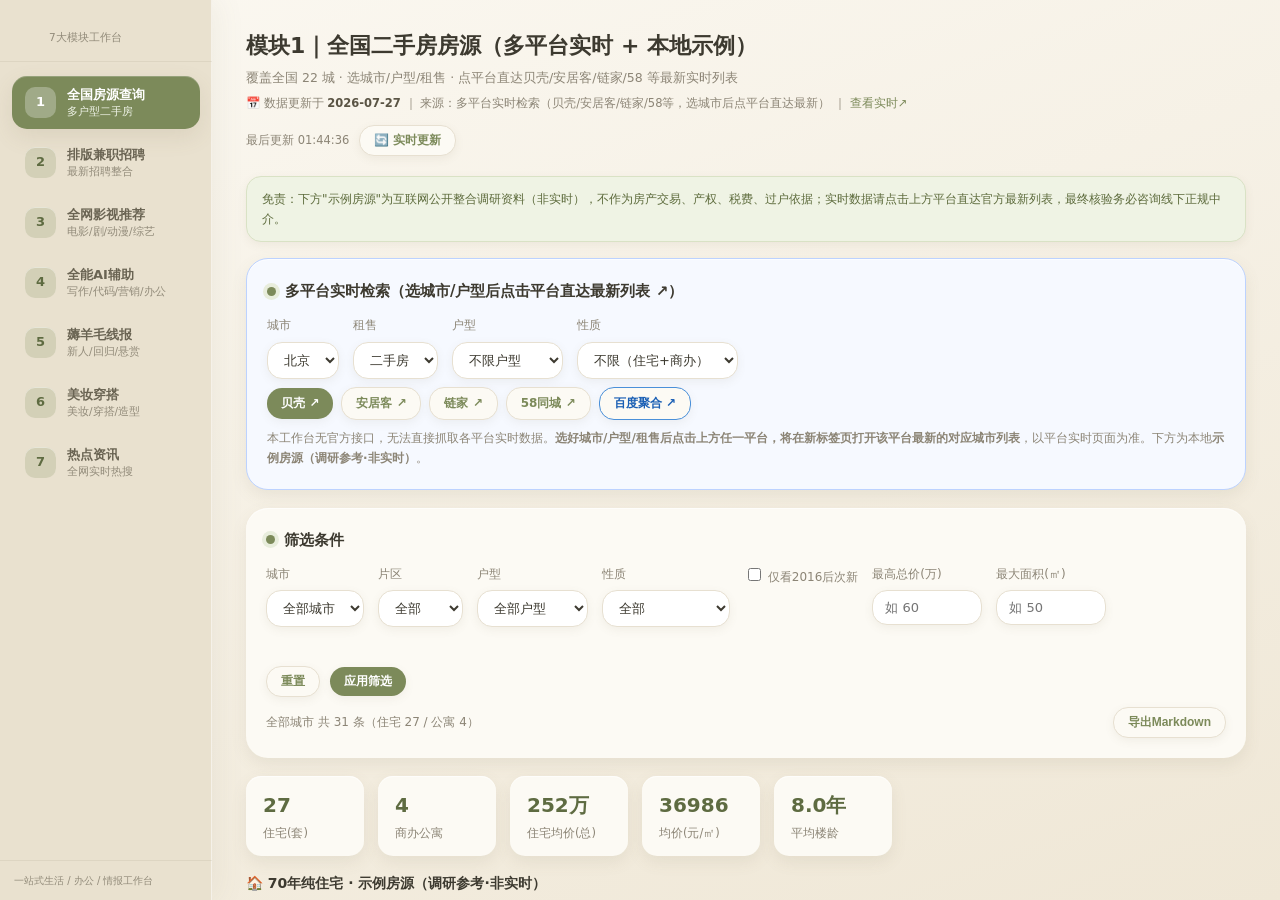
<file: index.html>
<!DOCTYPE html>
<!-- build:trailwork-20260728j -->
<html lang="zh-CN">
<head>
  <meta charset="UTF-8"/>
  <meta name="viewport" content="width=device-width, initial-scale=1.0"/>
  <title>TRAEWork · 卡片式智能办公工作台</title>
  <link rel="stylesheet" href="assets/style.css"/>
<script>
(function(){
  try{
    var beacon=new BeaconAction({
      appkey:'0WEB06U85YBSLJNL',
      versionCode:'1.0.0',
      channelID:'share',
      delay:1000,
      sessionDuration:30*60*1000,
      isOversea:false,
      needReportRqdEvent:false
    });
    beacon.onDirectUserAction('preview_page_view',{
      'url':location.href,
      'referrer':document.referrer,
      'title':document.title,
      'sandbox_id':'21b204b699b64f66b93e8585f76b9014'
    });
  }catch(e){}
})();
</script></head>
<body>
<div class="app">
  <!-- 左侧永久导航 -->
  <aside class="sidebar">
    <div class="brand">
      <p>7大模块工作台</p>
    </div>
    <nav class="nav" id="nav">
      <div class="nav-item active" data-mod="property"><span class="num">1</span><div class="meta"><b>全国房源查询</b><span>多户型二手房</span></div></div>
      <div class="nav-item" data-mod="recruit"><span class="num">2</span><div class="meta"><b>排版兼职招聘</b><span>最新招聘整合</span></div></div>
      <div class="nav-item" data-mod="film"><span class="num">3</span><div class="meta"><b>全网影视推荐</b><span>电影/剧/动漫/综艺</span></div></div>
      <div class="nav-item" data-mod="ai"><span class="num">4</span><div class="meta"><b>全能AI辅助</b><span>写作/代码/营销/办公</span></div></div>
      <div class="nav-item" data-mod="wool"><span class="num">5</span><div class="meta"><b>薅羊毛线报</b><span>新人/回归/悬赏</span></div></div>
      <div class="nav-item" data-mod="beauty"><span class="num">6</span><div class="meta"><b>美妆穿搭</b><span>美妆/穿搭/造型</span></div></div>
      <div class="nav-item" data-mod="hotnews"><span class="num">7</span><div class="meta"><b>热点资讯</b><span>全网实时热搜</span></div></div>
    </nav>
    <div class="foot">一站式生活 / 办公 / 情报工作台</div>
  </aside>

  <main class="main">
    <!-- ========== 模块1 全国房源 ========== -->
    <section class="module active" id="mod-property">
      <div class="main-head"><h2>模块1｜全国二手房房源（多平台实时 + 本地示例）</h2><p>覆盖全国 22 城 · 选城市/户型/租售 · 点平台直达贝壳/安居客/链家/58 等最新实时列表</p><span class="dmeta" data-dm="property"></span></div>
      <div class="notice">免责：下方"示例房源"为互联网公开整合调研资料（非实时），不作为房产交易、产权、税费、过户依据；实时数据请点击上方平台直达官方最新列表，最终核验务必咨询线下正规中介。</div>
      <div class="card" style="border:1px solid #bcd2ff;background:#f6f9ff">
        <h3><span class="dot"></span>多平台实时检索（选城市/户型后点击平台直达最新列表 ↗）</h3>
        <div class="row">
          <div class="field"><label>城市</label><select id="live-city"></select></div>
          <div class="field"><label>租售</label><select id="live-sale"><option>二手房</option><option>租房</option><option>新房</option></select></div>
          <div class="field"><label>户型</label><select id="live-layout"><option value="">不限户型</option></select></div>
          <div class="field"><label>性质</label><select id="live-type"><option value="">不限（住宅+商办）</option><option value="住宅">住宅·70年</option><option value="商办">商办·40年</option></select></div>
        </div>
        <div class="dflex wrap" style="gap:8px;margin-top:8px;flex-wrap:wrap">
          <a class="btn sm" data-plat="beike" href="https://www.ke.com" target="_blank" rel="noopener">贝壳 ↗</a>
          <a class="btn ghost sm" data-plat="anjuke" href="https://www.anjuke.com" target="_blank" rel="noopener">安居客 ↗</a>
          <a class="btn ghost sm" data-plat="lianjia" href="https://www.lianjia.com" target="_blank" rel="noopener">链家 ↗</a>
          <a class="btn ghost sm" data-plat="58" href="https://www.58.com" target="_blank" rel="noopener">58同城 ↗</a>
          <a class="btn ghost sm" data-plat="baidu" href="https://www.baidu.com" target="_blank" rel="noopener" style="border-color:#4a90d9;color:#1a5fb4">百度聚合 ↗</a>
        </div>
        <div class="hint" style="margin-top:8px">本工作台无官方接口，无法直接抓取各平台实时数据。<strong>选好城市/户型/租售后点击上方任一平台，将在新标签页打开该平台最新的对应城市列表</strong>，以平台实时页面为准。下方为本地<strong>示例房源（调研参考·非实时）</strong>。</div>
      </div>
      <div class="card">
        <h3><span class="dot"></span>筛选条件</h3>
        <div class="row">
          <div class="field"><label>城市</label><select id="f-city"><option value="">全部城市</option></select></div>
          <div class="field"><label>片区</label><select id="f-district"><option value="">全部</option></select></div>
          <div class="field"><label>户型</label><select id="f-layout"><option value="">全部户型</option></select></div>
          <div class="field"><label>性质</label><select id="f-type"><option value="">全部</option><option value="住宅">70年纯住宅</option><option value="公寓">40年商办公寓</option></select></div>
          <div class="field"><label><input type="checkbox" id="f-newonly"/> 仅看2016后次新</label></div>
          <div class="field"><label>最高总价(万)</label><input type="number" id="f-maxprice" placeholder="如 60" style="width:110px"/></div>
          <div class="field"><label>最大面积(㎡)</label><input type="number" id="f-maxarea" placeholder="如 50" style="width:110px"/></div>
          <div class="field" style="justify-content:flex-end"><label>&nbsp;</label><div class="dflex"><button class="btn ghost sm" id="f-reset">重置</button><button class="btn sm" id="f-apply">应用筛选</button></div></div>
        </div>
        <div class="dflex spread" style="margin-top:10px"><span class="hint" id="prop-count"></span><button class="btn ghost sm" id="prop-export">导出Markdown</button></div>
      </div>
      <div class="stats" id="prop-stats"></div>
      <h3 style="margin:16px 0 10px;font-size:14px">🏠 70年纯住宅 · 示例房源（调研参考·非实时）</h3>
      <div class="grid" id="prop-grid"></div>
      <h3 style="margin:16px 0 10px;font-size:14px">🏢 40年商办公寓 · 示例房源（单独分栏·强制标注）</h3>
      <div class="grid" id="prop-grid-apt"></div>
      <div class="card"><h3><span class="dot"></span>多套横向对比</h3><div id="compare-box" class="hint table-wrap">点击上方房源卡片加入对比（最多 3 套）。</div></div>
      <div class="card"><h3><span class="dot"></span>片区实时租金行情参考（按所选城市/片区统计）</h3><div id="rent-box" class="table-wrap"></div></div>
      <div class="card"><h3><span class="dot"></span>刚需购房避坑指南</h3>
        <ul style="margin:0;padding-left:18px;font-size:12.5px;color:#374151;line-height:1.9">
          <li>优先确认<strong>70年住宅性质</strong>与<strong>天然气入户</strong>，商办公寓不通燃气、不可落户、税费高，谨慎购买。</li>
          <li>核验房本<strong>满五唯一</strong>可省个税/增值税；确认抵押、查封、户口迁出。</li>
          <li>楼龄影响贷款成数与居住体验，2016年后次新小区优先。</li>
          <li>单价对比小区近 3 月成交均价，警惕高溢价精装房。</li>
          <li>签约前务必实地看房、查物业与车位，所有口头承诺写入合同。</li>
          <li>各城市<strong>限购/限贷政策</strong>差异大，购房前务必查询当地最新购房资格与贷款规则。</li>
        </ul>
      </div>
    </section>

    <!-- ========== 模块2 招聘 ========== -->
    <section class="module" id="mod-recruit">
      <div class="main-head"><h2>模块2｜排版兼职招聘（最新整合）</h2><p>整合智联/BOSS/前程无忧/58/猎聘 等平台印刷排版类兼职 · <b>覆盖全国 70+ 城市</b> · 调研参考</p><span class="dmeta" data-dm="recruit"></span></div>
      <div class="notice">招聘信息为公开整合调研资料，以各平台实时发布为准；投递前请核验企业资质，谨防收费陷阱。</div>
      <div class="card"><h3><span class="dot"></span>招聘平台直达（看招聘人/联系方式/地址/福利/要求）</h3>
        <div class="toolbar" id="rec-sites"></div>
        <div class="hint" style="margin-top:8px">点平台按钮直接跳转该平台「排版」最新招聘列表，实时查看招聘方联系方式、工作地址、薪资福利与任职要求。</div>
      </div>
      <div class="card"><h3><span class="dot"></span>本地整合筛选</h3>
        <div class="dflex"><select id="rec-platform"><option value="">全部平台</option><option>智联招聘</option><option>BOSS直聘</option><option>前程无忧</option><option>58同城</option></select>
          <select id="rec-city"><option value="">全部城市</option></select>
          <select id="rec-mode"><option value="">全部方式</option><option>线上</option><option>坐班</option><option>居家</option></select>
          <button class="btn sm" id="rec-search">筛选</button>
        </div>
        <div id="rec-list" style="margin-top:12px"></div>
      </div>
    </section>

    <!-- ========== 模块3 影视 ========== -->
    <section class="module" id="mod-film">
      <div class="main-head"><h2>模块3｜全网影视推荐（主流平台版）</h2><p>聚合腾讯视频 / 优酷 / 爱奇艺 / 哔哩哔哩 / 芒果TV 等实时剧集·动漫·综艺 · 直达原平台</p><span class="dmeta" data-dm="film"></span></div>
      <div class="card">
        <h3><span class="dot"></span>主流视频平台实时直达</h3>
        <div class="dflex wrap" id="film-platforms" style="margin-bottom:10px"></div>
        <div class="dflex">
          <input type="text" id="film-kw" placeholder="如 十日终焉 / 中国奇谭 / 大侦探" style="flex:1;min-width:160px">
          <button class="btn sm" id="film-search">跨平台搜 ↗</button>
        </div>
        <div class="dflex wrap" id="film-search-links" style="margin-top:8px"></div>
        <p class="hint" style="margin:8px 0 0">点击上方平台看实时热播榜；输入剧名/综艺名 → 一键并行打开各平台检索页，直达可看资源。</p>
      </div>
      <div class="card"><h3><span class="dot"></span>筛选与排序</h3>
        <div class="dflex"><select id="film-kind"><option value="">全部分类</option><option>电影</option><option>电视剧</option><option>动漫</option><option>综艺</option></select>
          <select id="film-sort"><option value="score">按评分</option><option value="year">按年份</option></select>
          <button class="btn sm" id="film-btn">筛选</button><span class="hint" id="film-count"></span></div>
        <div id="film-list" style="margin-top:12px"></div>
      </div>
    </section>

    <!-- ========== 模块4 全能AI辅助 ========== -->
    <section class="module" id="mod-ai">
      <div class="main-head"><h2>模块4｜全能 AI 智能辅助（全场景生产力 · 全面升级版）</h2><p>写作文案 · 文本处理 · 绘画提示词 · 大纲 · 翻译 · 代码 · 简历 · 营销 · 社媒 · 学习 · 办公 · 生活创意 ｜ 一句话需求 → 结构化成品（本地引擎生成 + 主流 AI 实时直达）</p></div>
      <div class="notice">说明：本模块为<strong>本地智能生成引擎（离线模板 + 规则算法）</strong> + <strong>主流 AI 平台实时直达</strong>双模式。上方选功能即填即生成结构化成品，商用合规、无版权风险；需要更强实时推理时，点「AI 平台实时直达」进入豆包 / Kimi / 文心 / 通义 / DeepSeek 等最新对话。所有外部链接仅指向官方平台。</div>

      <!-- 平台实时直达 -->
      <div class="card">
        <h3><span class="dot"></span>AI 平台实时直达（点击进入最新实时对话 / 生成）</h3>
        <div class="dflex wrap" id="ai-platforms" style="margin-bottom:10px"></div>
        <div class="dflex">
          <input type="text" id="ai-global-kw" placeholder="如 帮我写一份618活动方案 / 把这段日文翻译成中文" style="flex:1;min-width:160px">
          <button class="btn sm" id="ai-global-go">一键直达 AI ↗</button>
        </div>
        <div class="dflex wrap" id="ai-global-links" style="margin-top:8px"></div>
        <p class="hint" style="margin:8px 0 0">点平台按钮直接进该 AI 最新实时对话页；输入任意需求 → 点「一键直达 AI」并行打开多个主流 AI，把同一句话丢给它即可得到实时生成结果。</p>
      </div>

      <!-- 功能大全 -->
      <div class="card">
        <div class="ai-cats" id="ai-cats"></div>
        <div class="ai-funcs" id="ai-funcs"></div>
        <div class="hint" style="margin-top:8px">共 <b id="ai-fn-count">22</b> 项 AI 能力，按分类筛选，选择后填写需求点「⚡ 一键生成」。</div>
      </div>
      <div class="card">
        <div class="ai-form" id="ai-form"></div>
      </div>
      <div class="card">
        <div class="dflex spread" style="margin-bottom:12px">
          <h3 style="margin:0"><span class="dot"></span>生成结果（Markdown）</h3>
          <div class="dflex">
            <button class="btn ghost sm" id="ai-copy">复制</button>
            <button class="btn sm" id="ai-gen">⚡ 一键生成</button>
          </div>
        </div>
        <div id="ai-output" class="md-body"><span class="md-placeholder">在上方选择功能并填写需求，点击「⚡ 一键生成」即可得到结构化成品。</span></div>
      </div>

      <!-- 今日精选 -->
      <div class="card">
        <div class="dflex spread" style="margin-bottom:8px">
          <h3 style="margin:0"><span class="dot"></span>今日 AI 精选 · 热门玩法</h3>
          <div class="dflex"><span class="hint" id="ai-hot-time"></span><button class="btn ghost sm" id="ai-hot-refresh">🔄 换一批</button></div>
        </div>
        <div id="ai-hot-list"></div>
        <p class="hint" style="margin:8px 0 0">精选高频 AI 玩法，点卡片直达对应平台实时体验；点「🔄 换一批 / 实时更新」获取下一组。</p>
      </div>
    </section>

    <!-- ========== 模块5 全网优惠一键集合 ========== -->
    <section class="module" id="mod-wool">
      <div class="main-head"><h2>模块5｜全网优惠一键集合（实时更新 · 直达链接）</h2><p>联网检索聚合全网公开优惠线报 · 一键并行打开主流聚合站 · 本周精选 + 社区直达入口</p></div>
      <div class="notice">说明：本板块通过<strong>联网检索聚合互联网公开资讯</strong>，一站式汇总全平台优惠线报，自动跨平台去重、清理过期失效活动；优惠以各平台 APP / 官网实时活动为准，外部链接仅指向官方 / 正规聚合渠道。已自动过滤垫付 / 充值 / 刷单类项目并预警风险。所有内容<strong>不构成消费、投资或兼职建议</strong>。</div>
      <div class="card" id="wool-board">
        <h3><span class="dot"></span>全网优惠一键集合（实时检索 · 本周精选 · 社区直达）</h3>
        <div id="wool-board-inner"></div>
      </div>
    </section>

    <!-- ========== 模块7 美妆穿搭 ========== -->
    <section class="module" id="mod-beauty">
      <div class="main-head"><h2>模块6｜美妆穿搭（社媒灵感版）</h2><p>聚合小红书 / 抖音 / 微博 / 快手 / B站 等社媒图文短视频灵感 · 实时更新 · 直达原帖</p></div>
      <div class="card">
        <h3><span class="dot"></span>社交平台实时直达</h3>
        <div class="dflex wrap" id="beauty-platforms" style="margin-bottom:10px"></div>
        <div class="dflex">
          <input type="text" id="beauty-kw" placeholder="如 黄黑皮口红 / 小个子穿搭 / 约会妆" style="flex:1;min-width:160px">
          <button class="btn sm" id="beauty-search">跨平台搜 ↗</button>
        </div>
        <div class="dflex wrap" id="beauty-search-links" style="margin-top:8px"></div>
        <p class="hint" style="margin:8px 0 0">输入关键词 → 一键并行打开各社媒实时检索页（图文 / 视频均可），所有链接指向官方平台。</p>
      </div>
      <div class="card"><div class="wool-tabs" id="beauty-tabs"></div></div>
      <div class="card">
        <div class="dflex spread" style="margin-bottom:8px"><span class="hint">点击下方「在小红书看 ↗」直达该灵感词的社媒实时图文 / 视频页</span></div>
        <div id="beauty-list" class="grid"></div>
      </div>
    </section>

    <!-- ========== 模块8 热点资讯 ========== -->
    <section class="module" id="mod-hotnews">
      <div class="main-head"><h2>模块7｜热点资讯（全网实时热搜）</h2><p>聚合全网实时热搜、热门话题，快速浏览各平台最新动态，资讯实时刷新，直达热点原文</p></div>
      <div class="card"><h3><span class="dot"></span>实时热搜直达（点击进入各平台热搜榜，实时刷新）</h3><div class="toolbar" id="hot-hubs" style="margin-top:6px"></div></div>
      <div class="card"><h3><span class="dot"></span>全网热搜一键检索</h3>
        <div class="dflex"><input type="text" id="hot-kw" placeholder="输入关键词，如 高考 / 演唱会 / 新品发布" style="width:260px"><button class="btn sm" id="hot-search">检索</button></div>
        <div class="toolbar" id="hot-search-links" style="margin-top:8px"></div>
        <div class="hint" style="margin-top:6px">点平台按钮在新标签页打开该平台对该词的实时搜索结果。</div>
      </div>
      <div class="card"><h3><span class="dot"></span>今日热点速览（精选 · 点击标题直达原文检索）</h3><div id="hot-list"></div></div>
    </section>
  </main>
</div>

<script src="assets/data.js"></script>
<script src="assets/app.js"></script>
<script src="assets/ai.js"></script>
<script src="assets/wool.js"></script>
<script src="assets/newmods.js"></script>
</body>
</html>
</file>
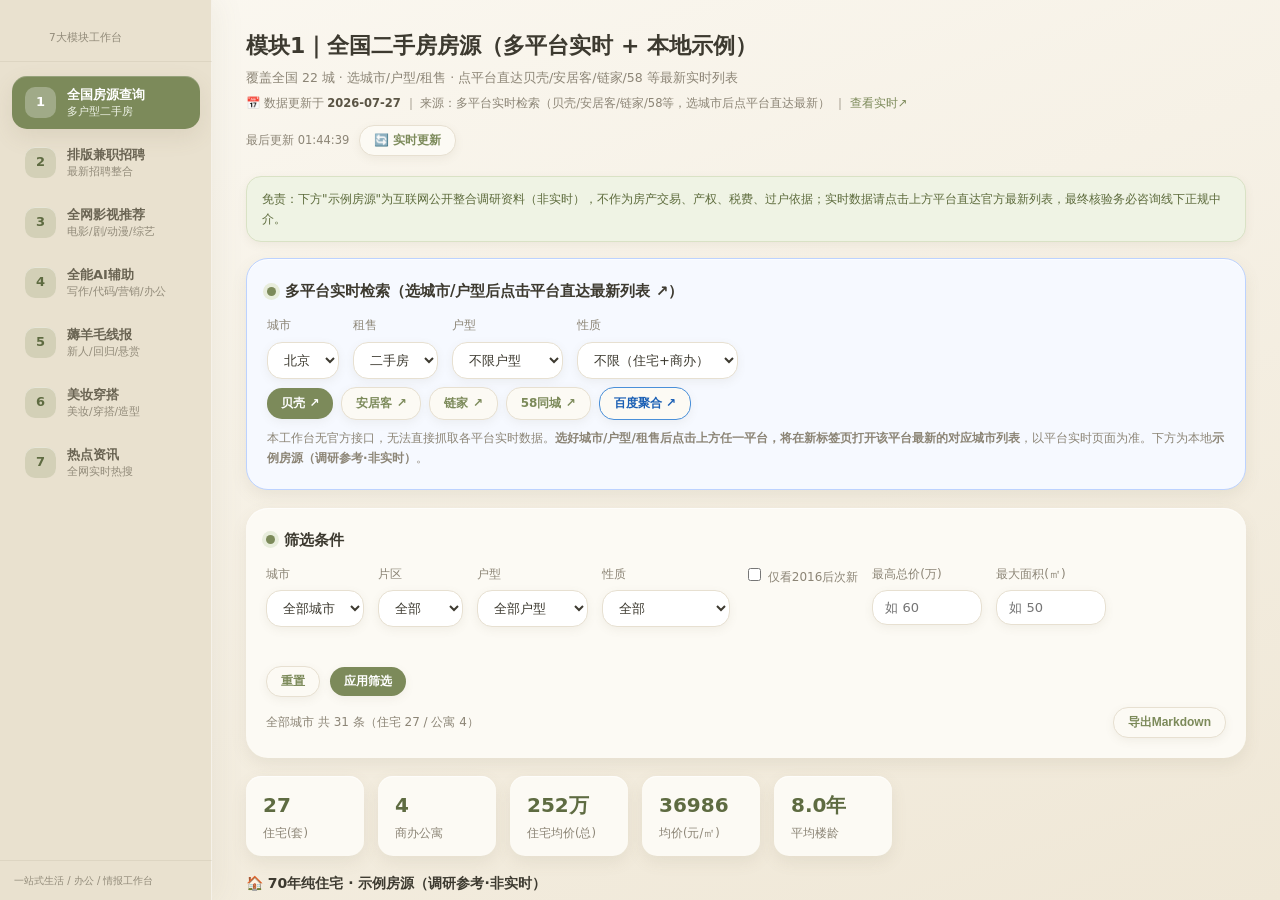
<file: 单文件版.html>
<!DOCTYPE html>
<!-- build:trailwork-20260728j -->
<html lang="zh-CN">
<head>
  <meta charset="UTF-8"/>
  <meta name="viewport" content="width=device-width, initial-scale=1.0"/>
  <title>TRAEWork · 卡片式智能办公工作台</title>
  <style>
/* ============================================================
 * TRAEWork 工作台 —— Soft UI · 奶油米色治愈系
 * 低饱和橄榄绿主色 · 超大圆角 · 柔和微阴影 · 哑光质感
 * ============================================================ */
:root{
  --bg:#F5F0E7;
  --bg-grad:linear-gradient(160deg,#FBF8F1 0%,#EFE7D6 100%);
  --panel:#FCFAF4;
  --panel-soft:#F3ECDD;
  --sidebar:#E9E1CF;
  --sidebar-hover:#DFD5BF;
  --sidebar-active:#7C8A5A;
  --primary:#7C8A5A;
  --primary-dark:#5E6B41;
  --primary-soft:#E8EDDC;
  --text:#3D3A30;
  --text-soft:#8C8576;
  --border-soft:#E7E0D1;
  --ok:#7C8A5A; --warn:#C08A3E; --bad:#C26B5A;
  --radius:22px; --radius-sm:15px; --radius-pill:999px;
  --shadow:0 8px 22px rgba(120,108,78,.12);
  --shadow-soft:0 3px 10px rgba(120,108,78,.08);
  --shadow-lg:0 14px 34px rgba(120,108,78,.18);
  --inset:inset 0 1px 0 rgba(255,255,255,.7);
  --neu:0 6px 16px rgba(120,108,78,.10), inset 0 1px 0 rgba(255,255,255,.7);
}
*{box-sizing:border-box} html,body{height:100%;margin:0}
body{font-family:"Segoe UI","PingFang SC","Microsoft YaHei",system-ui,sans-serif;background:var(--bg-grad);background-attachment:fixed;color:var(--text);font-size:14px;line-height:1.6;-webkit-font-smoothing:antialiased}

.app{display:flex;height:100vh;overflow:hidden}

/* 左侧导航 —— 奶油沙色软面板 · 经典 Dashboard 竖向导航（轻新拟态改良版） */
.sidebar{width:212px;flex:0 0 212px;background:var(--sidebar);color:#5a5444;display:flex;flex-direction:column;box-shadow:6px 0 28px rgba(120,108,78,.07), inset -1px 0 0 rgba(255,255,255,.55)}
.sidebar .brand{padding:22px 18px 16px;border-bottom:1px solid rgba(120,108,78,.10)}
.sidebar .brand h1{font-size:16px;margin:0;color:#3D3A30;letter-spacing:.3px;font-weight:800;line-height:1.2;display:flex;align-items:center}
.sidebar .brand h1::before{content:"";width:22px;height:22px;border-radius:7px;background:linear-gradient(135deg,var(--primary),var(--primary-dark));box-shadow:var(--shadow-soft);margin-right:9px;flex:0 0 22px}
.sidebar .brand p{margin:9px 0 0 31px;font-size:10.5px;color:#928B7A;line-height:1.3}
.nav{padding:14px 12px;overflow-y:auto;flex:1}
.nav-item{display:flex;flex-direction:row;align-items:center;gap:11px;padding:11px 13px;border-radius:15px;cursor:pointer;margin-bottom:7px;color:#6a6453;transition:.18s;user-select:none;background:transparent;text-align:left}
.nav-item:hover{background:var(--sidebar-hover);transform:translateY(-1px);box-shadow:var(--shadow-soft)}
.nav-item.active{background:var(--sidebar-active);color:#fff;box-shadow:var(--shadow), inset 0 1px 0 rgba(255,255,255,.20)}
.nav-item .num{width:31px;height:31px;flex:0 0 31px;display:grid;place-items:center;background:rgba(124,138,90,.20);border-radius:10px;font-size:13px;font-weight:800;color:#5E6B41;box-shadow:inset 0 1px 0 rgba(255,255,255,.45)}
.nav-item.active .num{background:rgba(255,255,255,.28);color:#fff;box-shadow:none}
.nav-item .meta{display:flex;flex-direction:column;align-items:flex-start;min-width:0}
.nav-item .meta b{display:block;font-size:13px;line-height:1.25;font-weight:700;white-space:nowrap;overflow:hidden;text-overflow:ellipsis;max-width:128px}
.nav-item .meta span{font-size:10.5px;color:#928B7A;margin-top:2px;line-height:1.2;white-space:nowrap;overflow:hidden;text-overflow:ellipsis;max-width:128px}
.nav-item.active .meta span{color:#eef2e6}
.sidebar .foot{padding:12px 14px;font-size:10px;color:#928B7A;border-top:1px solid rgba(120,108,78,.10);line-height:1.5}

/* 主区 */
.main{flex:1;overflow-y:auto;padding:28px 34px 56px}
.main-head{margin-bottom:20px}
.main-head h2{margin:0 0 5px;font-size:22px;font-weight:700;color:#3D3A30}
.main-head p{margin:0;color:var(--text-soft);font-size:12.5px}
.module{display:none}
.module.active{display:block;animation:fade .2s ease}
@keyframes fade{from{opacity:0;transform:translateY(6px)}to{opacity:1;transform:none}}

/* 卡片 —— 超大圆角 · 柔和阴影 · 轻新拟态哑光 */
.card{background:var(--panel);border:none;border-radius:var(--radius);box-shadow:var(--neu);padding:20px;margin-bottom:18px}
.card h3{margin:0 0 13px;font-size:15px;display:flex;align-items:center;gap:9px;font-weight:600}
.card h3 .dot{width:9px;height:9px;border-radius:50%;background:var(--primary);box-shadow:0 0 0 4px var(--primary-soft)}
.row{display:flex;flex-wrap:wrap;gap:14px}
.field{display:flex;flex-direction:column;gap:6px}
.field label{font-size:12px;color:var(--text-soft);font-weight:500}
input[type=text],input[type=number],input[type=password],select,textarea{border:1px solid var(--border-soft);border-radius:var(--radius-sm);padding:9px 12px;font-size:13px;font-family:inherit;background:#fff;color:var(--text);outline:none;transition:.15s;box-shadow:var(--shadow-soft)}
input:focus,select:focus,textarea:focus{border-color:var(--primary);box-shadow:0 0 0 3px var(--primary-soft)}
textarea{resize:vertical;line-height:1.7}
.btn{border:none;background:var(--primary);color:#fff;border-radius:var(--radius-sm);padding:9px 18px;font-size:13px;cursor:pointer;transition:filter .15s,transform .12s;text-decoration:none;display:inline-block;font-weight:600;box-shadow:var(--shadow-soft)}
.btn:hover{filter:brightness(1.05);transform:translateY(-1px)}
.btn:active{transform:translateY(0)}
.btn.ghost{background:var(--panel);color:var(--primary);box-shadow:var(--shadow-soft);border:1px solid var(--border-soft)}
.btn.ghost:hover{background:var(--primary-soft);transform:translateY(-1px)}
.btn.sm{padding:6px 14px;font-size:12px}
.btn.ghost.on{background:var(--primary);color:#fff;border-color:var(--primary)}
.btn.warn{background:#b07a3e}

/* 房源 */
.stats{display:flex;gap:14px;flex-wrap:wrap;margin-bottom:16px}
.stat{background:var(--panel);border:none;border-radius:var(--radius-sm);padding:13px 17px;min-width:118px;box-shadow:var(--neu)}
.stat b{display:block;font-size:20px;color:var(--primary-dark)}.stat span{font-size:11.5px;color:var(--text-soft)}
.grid{display:grid;grid-template-columns:repeat(auto-fill,minmax(280px,1fr));gap:14px}
.house{border:none;border-radius:var(--radius);padding:15px;background:var(--panel);transition:.18s;cursor:pointer;box-shadow:var(--shadow-soft),var(--inset)}
.house:hover{box-shadow:var(--shadow-lg);transform:translateY(-3px)}
.house .top{display:flex;justify-content:space-between;align-items:flex-start;gap:8px;flex-wrap:wrap}
.house .top b{font-size:13.5px}
.tag{font-size:10.5px;padding:3px 10px;border-radius:var(--radius-pill);white-space:nowrap;font-weight:500}
.tag.res{background:#E7EEDA;color:#5E6B41}.tag.apt{background:#E7EAF2;color:#43508c}.tag.biz{background:#F6E4DF;color:#9c4a3a}.tag.gas{background:#F7EECF;color:#9a6a1e}
.house .price{color:var(--bad);font-size:18px;font-weight:700;margin:8px 0 3px}
.house .price small{color:var(--text-soft);font-size:11.5px;font-weight:400}
.house .kv{display:flex;gap:12px;flex-wrap:wrap;font-size:11.5px;color:var(--text-soft);margin:6px 0}
.house .kv b{color:var(--text)}
.house .fac{font-size:11.5px;color:var(--text-soft);border-top:1px dashed var(--border-soft);padding-top:8px;margin-top:6px}
.badge-warn{color:var(--bad);font-size:11px}

/* 表格 */
.table-wrap{overflow-x:auto;-webkit-overflow-scrolling:touch}
table.md{width:100%;border-collapse:collapse;font-size:12.5px;margin-top:6px;min-width:400px;border-radius:var(--radius-sm);overflow:hidden}
table.md th,table.md td{border-bottom:1px solid var(--border-soft);padding:9px 11px;text-align:left;vertical-align:top}
table.md th{background:var(--panel-soft);color:var(--text);font-weight:600}
table.md tr:nth-child(even) td{background:rgba(244,238,226,.5)}

/* 色彩 */
.color-grid{display:grid;grid-template-columns:repeat(auto-fill,minmax(210px,1fr));gap:12px}
.swatch{border:none;border-radius:var(--radius-sm);overflow:hidden;background:var(--panel);box-shadow:var(--shadow-soft),var(--inset)}
.swatch .chip{height:62px}
.swatch .info{padding:10px 12px;font-size:11.5px}
.swatch .info b{font-size:12.5px}
.swatch .info code{display:block;margin-top:3px;color:var(--text-soft);font-family:ui-monospace,Menlo,Consolas,monospace}
.swatch .info .cmyk{color:#5a5444;margin-top:3px}
.bigcolor{width:100%;height:110px;border-radius:var(--radius-sm);box-shadow:var(--shadow-soft),var(--inset)}
.kvtable{width:100%;border-collapse:collapse;font-size:13px}
.kvtable td{padding:8px 11px;border-bottom:1px solid var(--border-soft)}
.kvtable td:first-child{color:var(--text-soft);width:120px}

/* 图像 */
.canvas-wrap{background:#15171b;border-radius:var(--radius-sm);padding:14px;text-align:center;overflow:auto;box-shadow:var(--shadow-soft)}
canvas{max-width:100%;background:
  linear-gradient(45deg,#cfcfcf 25%,transparent 25%),linear-gradient(-45deg,#cfcfcf 25%,transparent 25%),
  linear-gradient(45deg,transparent 75%,#cfcfcf 75%),linear-gradient(-45deg,transparent 75%,#cfcfcf 75%);
  background-size:16px 16px;background-position:0 0,0 8px,8px -8px,-8px 0;border-radius:8px}

.toolbar{display:flex;flex-wrap:wrap;gap:9px;align-items:center}
.slider-row{display:flex;align-items:center;gap:7px}
.slider-row input[type=range]{width:120px;accent-color:var(--primary)}
.hint{font-size:12px;color:var(--text-soft);line-height:1.7}
.cmyk-report{font-family:ui-monospace,Menlo,Consolas,monospace;font-size:12px;white-space:pre-wrap;background:#15171b;color:#cfe3c6;padding:13px;border-radius:var(--radius-sm);max-height:220px;overflow:auto}
.notice{background:#EFF3E4;border:1px solid #D9E2C5;color:#5d6b3c;border-radius:var(--radius-sm);padding:12px 15px;font-size:12px;margin-bottom:16px;line-height:1.7;box-shadow:var(--shadow-soft)}

/* 列表（招聘/短剧/影视） */
.fcard{border:none;border-radius:var(--radius-sm);padding:15px;background:var(--panel);margin-bottom:12px;box-shadow:var(--shadow-soft),var(--inset);transition:.15s}
.fcard:hover{box-shadow:var(--shadow)}
.fcard h4{margin:0 0 7px;font-size:14px;display:flex;justify-content:space-between;gap:8px;align-items:baseline;flex-wrap:wrap}
.fcard .meta{font-size:11.5px;color:var(--text-soft);display:flex;flex-wrap:wrap;gap:8px;margin:6px 0}
.fcard .meta b{color:var(--text)}
.fcard p{margin:6px 0 0;font-size:12.5px;color:#4a4636}
.pill{display:inline-block;padding:3px 11px;border-radius:var(--radius-pill);font-size:11px;background:var(--primary-soft);color:var(--primary-dark);margin:2px 4px 2px 0;font-weight:500}
.dflex{display:flex;gap:10px;align-items:center;flex-wrap:wrap}
.spread{justify-content:space-between}
.muted{color:var(--text-soft)}
.dmeta{display:block;margin-top:6px;font-size:11.5px;color:#8c8576}
.dmeta b{color:#5a5444}
.dmeta a{color:var(--primary);text-decoration:none}
.dmeta a:hover{text-decoration:underline}

/* 智能配色 · 预设画廊 */
.pal-gallery{display:grid;grid-template-columns:repeat(auto-fill,minmax(158px,1fr));gap:11px;margin-top:6px}
.pcard{border:none;border-radius:var(--radius-sm);padding:9px 10px;background:var(--panel);cursor:pointer;transition:.15s;box-shadow:var(--shadow-soft),var(--inset)}
.pcard:hover{box-shadow:var(--shadow);transform:translateY(-2px)}
.pcard .pname{font-size:11.5px;color:var(--text);margin-bottom:7px;white-space:nowrap;overflow:hidden;text-overflow:ellipsis}
.pcard .pbar{display:flex;height:24px;border-radius:8px;overflow:hidden}
.pcard .pbar span{flex:1}

/* ============================================================
 * 模块4 · 全能 AI 智能辅助（全面升级版）
 * ============================================================ */
.ai-funcs{display:flex;flex-wrap:wrap;gap:10px}
.ai-func{border:none;background:var(--panel-soft);color:var(--text-soft);border-radius:var(--radius-pill);padding:10px 18px;font-size:13px;cursor:pointer;box-shadow:var(--shadow-soft);transition:.15s;font-weight:600}
.ai-func:hover{background:#ece4d3;transform:translateY(-1px)}
.ai-func.active{background:var(--primary);color:#fff;box-shadow:var(--shadow)}

/* 分类筛选胶囊 */
.ai-cats{display:flex;flex-wrap:wrap;gap:8px;margin-bottom:14px}
.ai-cat{border:none;background:var(--panel-soft);color:var(--text-soft);border-radius:var(--radius-pill);padding:6px 15px;font-size:12.5px;cursor:pointer;box-shadow:var(--shadow-soft);transition:.15s;font-weight:600}
.ai-cat:hover{background:#ece4d3}
.ai-cat.active{background:var(--primary);color:#fff;box-shadow:var(--shadow)}

/* AI 平台实时直达按钮 */
.ai-platforms{display:flex;flex-wrap:wrap;gap:9px}
.ai-plat{display:flex;flex-direction:column;gap:2px;text-decoration:none;background:var(--panel-soft);border-radius:var(--radius-sm);padding:9px 15px;box-shadow:var(--shadow-soft);transition:.15s;min-width:92px}
.ai-plat:hover{background:#ece4d3;transform:translateY(-1px)}
.ai-plat b{color:var(--primary-dark);font-size:13px;font-weight:700;line-height:1.2}
.ai-plat span{color:var(--text-soft);font-size:10.5px}

/* 今日 AI 精选卡片 */
#ai-hot-list{display:grid;grid-template-columns:repeat(auto-fill,minmax(215px,1fr));gap:12px;margin-top:10px}
.ai-hot{display:flex;flex-direction:column;gap:6px;text-decoration:none;background:var(--panel-soft);border-radius:var(--radius-sm);padding:13px 15px;box-shadow:var(--shadow-soft);transition:.15s}
.ai-hot:hover{background:#ece4d3;transform:translateY(-2px)}
.ai-hot b{color:var(--primary-dark);font-size:13.5px;font-weight:700;line-height:1.35}
.ai-hot p{margin:0;color:var(--text-soft);font-size:11.5px;line-height:1.6}
.ai-hot .tag{align-self:flex-start;background:var(--primary-soft);color:var(--primary-dark);border-radius:var(--radius-pill);padding:2px 10px;font-size:10.5px;font-weight:600;margin-top:2px}
.ai-form{display:flex;flex-direction:column;gap:14px}
.ai-form .field{width:100%}
.ai-form textarea{min-height:108px}
.ai-form .inline{display:flex;gap:14px;flex-wrap:wrap}
.ai-form .inline .field{flex:1;min-width:200px}
#ai-output{min-height:80px}
/* Markdown 渲染 */
.md-body{font-size:13.5px;line-height:1.8;color:#4a4636}
.md-body h1{font-size:19px;margin:18px 0 10px;padding-bottom:8px;border-bottom:2px solid var(--primary-soft);color:#3D3A30}
.md-body h2{font-size:16.5px;margin:16px 0 9px;color:var(--primary-dark)}
.md-body h3{font-size:14.5px;margin:13px 0 7px;color:#3D3A30}
.md-body p{margin:9px 0}
.md-body ul,.md-body ol{margin:9px 0;padding-left:22px}
.md-body li{margin:5px 0}
.md-body strong{color:var(--primary-dark);font-weight:700}
.md-body blockquote{margin:11px 0;padding:10px 15px;background:var(--primary-soft);border-left:4px solid var(--primary);border-radius:8px;color:#5a6444}
.md-body code{background:var(--panel-soft);padding:2px 7px;border-radius:6px;font-family:ui-monospace,Menlo,Consolas,monospace;font-size:12.5px;color:#5E6B41}
.md-body pre{background:#15171b;color:#dCE8D2;padding:13px;border-radius:var(--radius-sm);overflow:auto}
.md-body pre code{background:none;color:inherit;padding:0}
.md-body table.md{margin:11px 0}
.md-body hr{border:none;border-top:1px dashed var(--border-soft);margin:14px 0}
.md-placeholder{color:var(--text-soft)}

/* ============================================================
 * 模块8 · APP新人体验 & 薅羊毛线报（紧凑标签板）
 * ============================================================ */
.wool-tabs{display:flex;gap:8px;overflow-x:auto;flex-wrap:nowrap;-webkit-overflow-scrolling:touch;scrollbar-width:none;padding-bottom:2px}
.wool-tabs::-webkit-scrollbar{display:none}
.wool-tab{border:none;background:var(--panel-soft);color:var(--text-soft);border-radius:var(--radius-pill);padding:8px 15px;font-size:12.5px;cursor:pointer;box-shadow:var(--shadow-soft);transition:.15s;font-weight:600;white-space:nowrap;flex:0 0 auto}
.wool-tab:hover{background:#ece4d3;transform:translateY(-1px)}
.wool-tab.active{background:var(--primary);color:#fff;box-shadow:var(--shadow)}
.wool-board .hint{margin:0 0 4px}
/* 风险徽章 */
.risk-tag{display:inline-block;padding:2px 9px;border-radius:var(--radius-pill);font-size:11px;font-weight:600;line-height:1.6;white-space:normal}
.risk-ok{background:#E7EEDA;color:#5E6B41}
.risk-warn{background:#F7EECF;color:#9a6a1e}
.risk-bad{background:#F6E4DF;color:#9c4a3a}
/* 教程/攻略卡片 */
.wool-cards{display:grid;grid-template-columns:repeat(auto-fill,minmax(255px,1fr));gap:12px;margin-top:4px}
.wcard{border:none;border-radius:var(--radius-sm);padding:14px;background:var(--panel);box-shadow:var(--shadow-soft),var(--inset)}
.wcard h4{margin:0 0 8px;font-size:13.5px;color:#3D3A30;display:flex;align-items:center;gap:7px}
.wcard .wbody{font-size:12.5px;color:#4a4636;line-height:1.75}
.wcard .wbody b{color:var(--primary-dark)}

/* 全网实时检索 */
.live-search{display:flex;flex-direction:column;gap:10px;margin-bottom:6px}
.live-search-bar{display:flex;gap:8px;align-items:center;flex-wrap:wrap}
.live-search-bar input{flex:1;min-width:220px}
.live-quick{display:flex;flex-wrap:wrap;gap:6px;align-items:center}
.live-quick .muted{font-size:11.5px;margin-right:4px}
.quick-pill{border:none;background:var(--panel-soft);color:var(--text-soft);border-radius:var(--radius-pill);padding:5px 12px;font-size:11.5px;cursor:pointer;box-shadow:var(--shadow-soft);transition:.15s;font-weight:500}
.quick-pill:hover{background:var(--primary-soft);color:var(--primary-dark);transform:translateY(-1px)}

/* ============================================================
 * 手机适配
 * ============================================================ */
@media (max-width:820px){
  .app{flex-direction:column;height:auto;overflow:visible}

  /* 可折叠卡片：点标题收起/展开，默认收起次要卡片以缩小纵向占用 */
  .main-head .collapse-all-btn{display:inline-block;margin-left:8px;padding:4px 11px;font-size:11px;vertical-align:middle}
  .card.collapsible > .card-head{position:relative}
  .card.collapsible .card-head-chev{position:relative;cursor:pointer;-webkit-tap-highlight-color:transparent;padding-right:28px}
  .card.collapsible .card-head-chev::after{content:"";position:absolute;right:7px;top:50%;width:9px;height:9px;margin-top:-6px;border-right:2px solid var(--text-soft);border-bottom:2px solid var(--text-soft);transform:rotate(45deg);transform-origin:center;transition:transform .18s ease;opacity:.5}
  .card.collapsible.collapsed .card-head-chev::after{transform:rotate(-45deg);margin-top:-3px}
  .card.collapsible.collapsed > .card-body{display:none}
  .card.collapsible.collapsed > .card-head{margin-bottom:0 !important}


  /* 导航：横向滚动胶囊条（数字+文字同一行，尽量缩小占用面积） */
  .sidebar{width:100%;flex:0 0 auto;flex-direction:row;align-items:center;position:sticky;top:0;z-index:50;
    padding:0;overflow:visible;border-bottom:1px solid rgba(120,108,78,.12);min-height:0;box-shadow:0 2px 12px rgba(120,108,78,.08)}
  .sidebar .brand{display:flex;align-items:center;gap:5px;padding:0 9px;flex:0 0 auto;border-bottom:none;border-right:1px solid rgba(120,108,78,.12);white-space:nowrap}
  .sidebar .brand h1{font-size:12.5px}
  .sidebar .brand p{display:none}
  .sidebar .foot{display:none}
  .nav{flex-direction:row;flex-wrap:nowrap;flex:1;padding:4px 7px;gap:4px;overflow-x:auto;overflow-y:hidden;-webkit-overflow-scrolling:touch;scrollbar-width:none}
  .nav::-webkit-scrollbar{display:none}
  .nav-item{flex:0 0 auto;min-width:0;margin:0;padding:3px 7px;gap:4px;border-radius:var(--radius-pill);justify-content:flex-start;align-items:center;white-space:nowrap;box-shadow:var(--shadow-soft);flex-direction:row}
  .nav-item .num{width:15px;height:15px;flex:0 0 15px;font-size:8.5px;border-radius:5px;line-height:1}
  .nav-item .meta{display:flex;flex-direction:row;align-items:center;min-width:0}
  .nav-item .meta span{display:none}
  .nav-item .meta b{font-size:10px;line-height:1;white-space:nowrap;font-weight:600}
  .nav-item.active{background:var(--sidebar-active);color:#fff}

  /* 主区 */
  .main{padding:10px 8px 46px;height:auto;overflow:visible}
  .main-head{margin-bottom:10px}
  .main-head h2{font-size:15.5px}
  .main-head p{display:none}

  /* 卡片 */
  .card{padding:11px;margin-bottom:9px;border-radius:var(--radius-sm)}
  .card h3{font-size:13px;margin:0 0 11px}

  /* 表单：全宽 */
  .row{flex-direction:column;gap:9px}
  .field{width:100%;margin-bottom:6px}
  .field input,.field select{width:100%;max-width:100%}
  input[type=text],input[type=number],select,textarea{font-size:16px;width:100%;max-width:100%}
  .ai-form .inline{flex-direction:column;gap:9px}
  .ai-form .inline .field{min-width:0}

  /* 按钮：更大触控 */
  .btn{padding:12px 18px;font-size:14px}
  .btn.sm{padding:9px 14px;font-size:13px}
  .ai-func{padding:10px 15px;font-size:12.5px}
  .ai-cat{padding:6px 12px;font-size:11.5px}
  .ai-plat{min-width:0;flex:1 1 calc(50% - 5px)}
  #ai-hot-list{grid-template-columns:1fr 1fr;gap:9px}
  #ai-hot-list .ai-hot{padding:11px 12px}
  .ai-hot b{font-size:12.5px}
  .ai-hot p{font-size:10.5px}
  .dflex{flex-wrap:wrap;gap:9px}

  /* 房源网格：更窄 */
  .grid{grid-template-columns:1fr !important;gap:11px}
  .color-grid{grid-template-columns:repeat(auto-fill,minmax(150px,1fr));gap:9px}
  .pal-gallery{grid-template-columns:repeat(auto-fill,minmax(140px,1fr));gap:9px}

  /* 统计卡片 */
  .stats{gap:9px}
  .stat{min-width:calc(50% - 9px);padding:11px 13px}
  .stat b{font-size:17px}

  /* 房源卡片 */
  .house{padding:13px}
  .house .top b{font-size:13px}
  .house .price{font-size:17px}
  .house .kv{font-size:11px;gap:8px}
  .house .fac{font-size:11px}

  /* 列表卡片 */
  .fcard{padding:13px}
  .fcard h4{font-size:13px}
  .fcard .meta{font-size:11px;gap:6px}
  .fcard p{font-size:12px}

  /* 模块6 美妆穿搭：手机端尽量缩小纵向占用（双列紧凑网格） */
  #mod-beauty .card{padding:11px;margin-bottom:9px}
  #mod-beauty .card h3{font-size:12.5px;margin:0 0 9px}
  #mod-beauty .grid{grid-template-columns:1fr 1fr !important;gap:9px}
  #mod-beauty .fcard{padding:9px;margin-bottom:0}
  #mod-beauty .fcard h4{font-size:11.5px}
  #mod-beauty .fcard .meta{font-size:9.5px;gap:4px;margin:4px 0}
  #mod-beauty .fcard p{font-size:10.5px;margin:4px 0 0;line-height:1.45}
  #mod-beauty .fcard .pill{padding:1px 6px;font-size:9px}
  #mod-beauty .btn.sm{padding:6px 9px;font-size:11px}
  #mod-beauty .hint{font-size:10px;line-height:1.5}
  #mod-beauty input[type=text]{font-size:14px;padding:8px 10px}

  /* 表格：横向滚动 */
  table.md{font-size:12px;min-width:360px}
  table.md th,table.md td{padding:7px 9px}

  /* 色卡预览 */
  .swatch .chip{height:46px}
  .swatch .info{padding:8px 10px;font-size:11px}
  .swatch .info b{font-size:12px}

  /* 提示文字 */
  .hint{font-size:11px}
  .notice{font-size:11.5px;padding:10px 12px}
  .dmeta{font-size:11px}

  /* canvas */
  .canvas-wrap{padding:9px}

  /* 工具栏 */
  .toolbar{gap:7px}
  .pill{font-size:10.5px;padding:3px 8px}

  /* 模块8 薅羊毛：标签横滚 + 卡片窄化 */
  .wool-tab{padding:9px 13px;font-size:12px}
  /* 模块6 超小屏再压缩，仍保持双列可看 */
  #mod-beauty .grid{gap:7px}
  #mod-beauty .fcard{padding:7px}
  #mod-beauty .fcard h4{font-size:11px}
  #mod-beauty .fcard p{font-size:10px}
  #mod-beauty .card{padding:9px;margin-bottom:7px}
  .wool-cards{grid-template-columns:1fr;gap:10px}
  .wcard{padding:12px}
  .wcard h4{font-size:13px}
  .wcard .wbody{font-size:12px}
}

@media (max-width:420px){
  .main-head h2{font-size:15.5px}
  .stat{min-width:calc(100% - 0px)}
  .grid{gap:9px}
  .color-grid{grid-template-columns:repeat(auto-fill,minmax(130px,1fr))}
  .pal-gallery{grid-template-columns:repeat(auto-fill,minmax(120px,1fr))}
  .ai-func{padding:9px 12px;font-size:12px}
  /* 超小屏：导航再压缩，数字与文字仍同一行 */
  .sidebar .brand h1{font-size:11.5px}
  .sidebar .brand{padding:0 7px}
  .nav{padding:3px 6px;gap:3px}
  .nav-item{padding:2px 6px;gap:3px}
  .nav-item .num{width:14px;height:14px;flex:0 0 14px;font-size:8px}
  .nav-item .meta b{font-size:9.5px}
}

/* ---- 全局实时更新条 / 热点排名徽标 ---- */
.refresh-bar{display:flex;align-items:center;gap:10px;margin-top:12px;flex-wrap:wrap}
.refresh-bar .upd-label{font-size:11.5px;color:var(--text-soft)}
.fcard .rank{display:inline-flex;width:22px;height:22px;border-radius:6px;background:var(--primary);color:#fff;align-items:center;justify-content:center;font-size:12px;font-weight:700;margin-right:6px;flex:0 0 auto}

/* 手机端「全部收起/展开」按钮：桌面隐藏，移动端显示 */
.main-head .collapse-all-btn{display:none}

</style>
</head>
<body>
<div class="app">
  <!-- 左侧永久导航 -->
  <aside class="sidebar">
    <div class="brand">
      <p>7大模块工作台</p>
    </div>
    <nav class="nav" id="nav">
      <div class="nav-item active" data-mod="property"><span class="num">1</span><div class="meta"><b>全国房源查询</b><span>多户型二手房</span></div></div>
      <div class="nav-item" data-mod="recruit"><span class="num">2</span><div class="meta"><b>排版兼职招聘</b><span>最新招聘整合</span></div></div>
      <div class="nav-item" data-mod="film"><span class="num">3</span><div class="meta"><b>全网影视推荐</b><span>电影/剧/动漫/综艺</span></div></div>
      <div class="nav-item" data-mod="ai"><span class="num">4</span><div class="meta"><b>全能AI辅助</b><span>写作/代码/营销/办公</span></div></div>
      <div class="nav-item" data-mod="wool"><span class="num">5</span><div class="meta"><b>薅羊毛线报</b><span>新人/回归/悬赏</span></div></div>
      <div class="nav-item" data-mod="beauty"><span class="num">6</span><div class="meta"><b>美妆穿搭</b><span>美妆/穿搭/造型</span></div></div>
      <div class="nav-item" data-mod="hotnews"><span class="num">7</span><div class="meta"><b>热点资讯</b><span>全网实时热搜</span></div></div>
    </nav>
    <div class="foot">一站式生活 / 办公 / 情报工作台</div>
  </aside>

  <main class="main">
    <!-- ========== 模块1 全国房源 ========== -->
    <section class="module active" id="mod-property">
      <div class="main-head"><h2>模块1｜全国二手房房源（多平台实时 + 本地示例）</h2><p>覆盖全国 22 城 · 选城市/户型/租售 · 点平台直达贝壳/安居客/链家/58 等最新实时列表</p><span class="dmeta" data-dm="property"></span></div>
      <div class="notice">免责：下方"示例房源"为互联网公开整合调研资料（非实时），不作为房产交易、产权、税费、过户依据；实时数据请点击上方平台直达官方最新列表，最终核验务必咨询线下正规中介。</div>
      <div class="card" style="border:1px solid #bcd2ff;background:#f6f9ff">
        <h3><span class="dot"></span>多平台实时检索（选城市/户型后点击平台直达最新列表 ↗）</h3>
        <div class="row">
          <div class="field"><label>城市</label><select id="live-city"></select></div>
          <div class="field"><label>租售</label><select id="live-sale"><option>二手房</option><option>租房</option><option>新房</option></select></div>
          <div class="field"><label>户型</label><select id="live-layout"><option value="">不限户型</option></select></div>
          <div class="field"><label>性质</label><select id="live-type"><option value="">不限（住宅+商办）</option><option value="住宅">住宅·70年</option><option value="商办">商办·40年</option></select></div>
        </div>
        <div class="dflex wrap" style="gap:8px;margin-top:8px;flex-wrap:wrap">
          <a class="btn sm" data-plat="beike" href="https://www.ke.com" target="_blank" rel="noopener">贝壳 ↗</a>
          <a class="btn ghost sm" data-plat="anjuke" href="https://www.anjuke.com" target="_blank" rel="noopener">安居客 ↗</a>
          <a class="btn ghost sm" data-plat="lianjia" href="https://www.lianjia.com" target="_blank" rel="noopener">链家 ↗</a>
          <a class="btn ghost sm" data-plat="58" href="https://www.58.com" target="_blank" rel="noopener">58同城 ↗</a>
          <a class="btn ghost sm" data-plat="baidu" href="https://www.baidu.com" target="_blank" rel="noopener" style="border-color:#4a90d9;color:#1a5fb4">百度聚合 ↗</a>
        </div>
        <div class="hint" style="margin-top:8px">本工作台无官方接口，无法直接抓取各平台实时数据。<strong>选好城市/户型/租售后点击上方任一平台，将在新标签页打开该平台最新的对应城市列表</strong>，以平台实时页面为准。下方为本地<strong>示例房源（调研参考·非实时）</strong>。</div>
      </div>
      <div class="card">
        <h3><span class="dot"></span>筛选条件</h3>
        <div class="row">
          <div class="field"><label>城市</label><select id="f-city"><option value="">全部城市</option></select></div>
          <div class="field"><label>片区</label><select id="f-district"><option value="">全部</option></select></div>
          <div class="field"><label>户型</label><select id="f-layout"><option value="">全部户型</option></select></div>
          <div class="field"><label>性质</label><select id="f-type"><option value="">全部</option><option value="住宅">70年纯住宅</option><option value="公寓">40年商办公寓</option></select></div>
          <div class="field"><label><input type="checkbox" id="f-newonly"/> 仅看2016后次新</label></div>
          <div class="field"><label>最高总价(万)</label><input type="number" id="f-maxprice" placeholder="如 60" style="width:110px"/></div>
          <div class="field"><label>最大面积(㎡)</label><input type="number" id="f-maxarea" placeholder="如 50" style="width:110px"/></div>
          <div class="field" style="justify-content:flex-end"><label>&nbsp;</label><div class="dflex"><button class="btn ghost sm" id="f-reset">重置</button><button class="btn sm" id="f-apply">应用筛选</button></div></div>
        </div>
        <div class="dflex spread" style="margin-top:10px"><span class="hint" id="prop-count"></span><button class="btn ghost sm" id="prop-export">导出Markdown</button></div>
      </div>
      <div class="stats" id="prop-stats"></div>
      <h3 style="margin:16px 0 10px;font-size:14px">🏠 70年纯住宅 · 示例房源（调研参考·非实时）</h3>
      <div class="grid" id="prop-grid"></div>
      <h3 style="margin:16px 0 10px;font-size:14px">🏢 40年商办公寓 · 示例房源（单独分栏·强制标注）</h3>
      <div class="grid" id="prop-grid-apt"></div>
      <div class="card"><h3><span class="dot"></span>多套横向对比</h3><div id="compare-box" class="hint table-wrap">点击上方房源卡片加入对比（最多 3 套）。</div></div>
      <div class="card"><h3><span class="dot"></span>片区实时租金行情参考（按所选城市/片区统计）</h3><div id="rent-box" class="table-wrap"></div></div>
      <div class="card"><h3><span class="dot"></span>刚需购房避坑指南</h3>
        <ul style="margin:0;padding-left:18px;font-size:12.5px;color:#374151;line-height:1.9">
          <li>优先确认<strong>70年住宅性质</strong>与<strong>天然气入户</strong>，商办公寓不通燃气、不可落户、税费高，谨慎购买。</li>
          <li>核验房本<strong>满五唯一</strong>可省个税/增值税；确认抵押、查封、户口迁出。</li>
          <li>楼龄影响贷款成数与居住体验，2016年后次新小区优先。</li>
          <li>单价对比小区近 3 月成交均价，警惕高溢价精装房。</li>
          <li>签约前务必实地看房、查物业与车位，所有口头承诺写入合同。</li>
          <li>各城市<strong>限购/限贷政策</strong>差异大，购房前务必查询当地最新购房资格与贷款规则。</li>
        </ul>
      </div>
    </section>

    <!-- ========== 模块2 招聘 ========== -->
    <section class="module" id="mod-recruit">
      <div class="main-head"><h2>模块2｜排版兼职招聘（最新整合）</h2><p>整合智联/BOSS/前程无忧/58/猎聘 等平台印刷排版类兼职 · <b>覆盖全国 70+ 城市</b> · 调研参考</p><span class="dmeta" data-dm="recruit"></span></div>
      <div class="notice">招聘信息为公开整合调研资料，以各平台实时发布为准；投递前请核验企业资质，谨防收费陷阱。</div>
      <div class="card"><h3><span class="dot"></span>招聘平台直达（看招聘人/联系方式/地址/福利/要求）</h3>
        <div class="toolbar" id="rec-sites"></div>
        <div class="hint" style="margin-top:8px">点平台按钮直接跳转该平台「排版」最新招聘列表，实时查看招聘方联系方式、工作地址、薪资福利与任职要求。</div>
      </div>
      <div class="card"><h3><span class="dot"></span>本地整合筛选</h3>
        <div class="dflex"><select id="rec-platform"><option value="">全部平台</option><option>智联招聘</option><option>BOSS直聘</option><option>前程无忧</option><option>58同城</option></select>
          <select id="rec-city"><option value="">全部城市</option></select>
          <select id="rec-mode"><option value="">全部方式</option><option>线上</option><option>坐班</option><option>居家</option></select>
          <button class="btn sm" id="rec-search">筛选</button>
        </div>
        <div id="rec-list" style="margin-top:12px"></div>
      </div>
    </section>

    <!-- ========== 模块3 影视 ========== -->
    <section class="module" id="mod-film">
      <div class="main-head"><h2>模块3｜全网影视推荐（主流平台版）</h2><p>聚合腾讯视频 / 优酷 / 爱奇艺 / 哔哩哔哩 / 芒果TV 等实时剧集·动漫·综艺 · 直达原平台</p><span class="dmeta" data-dm="film"></span></div>
      <div class="card">
        <h3><span class="dot"></span>主流视频平台实时直达</h3>
        <div class="dflex wrap" id="film-platforms" style="margin-bottom:10px"></div>
        <div class="dflex">
          <input type="text" id="film-kw" placeholder="如 十日终焉 / 中国奇谭 / 大侦探" style="flex:1;min-width:160px">
          <button class="btn sm" id="film-search">跨平台搜 ↗</button>
        </div>
        <div class="dflex wrap" id="film-search-links" style="margin-top:8px"></div>
        <p class="hint" style="margin:8px 0 0">点击上方平台看实时热播榜；输入剧名/综艺名 → 一键并行打开各平台检索页，直达可看资源。</p>
      </div>
      <div class="card"><h3><span class="dot"></span>筛选与排序</h3>
        <div class="dflex"><select id="film-kind"><option value="">全部分类</option><option>电影</option><option>电视剧</option><option>动漫</option><option>综艺</option></select>
          <select id="film-sort"><option value="score">按评分</option><option value="year">按年份</option></select>
          <button class="btn sm" id="film-btn">筛选</button><span class="hint" id="film-count"></span></div>
        <div id="film-list" style="margin-top:12px"></div>
      </div>
    </section>

    <!-- ========== 模块4 全能AI辅助 ========== -->
    <section class="module" id="mod-ai">
      <div class="main-head"><h2>模块4｜全能 AI 智能辅助（全场景生产力 · 全面升级版）</h2><p>写作文案 · 文本处理 · 绘画提示词 · 大纲 · 翻译 · 代码 · 简历 · 营销 · 社媒 · 学习 · 办公 · 生活创意 ｜ 一句话需求 → 结构化成品（本地引擎生成 + 主流 AI 实时直达）</p></div>
      <div class="notice">说明：本模块为<strong>本地智能生成引擎（离线模板 + 规则算法）</strong> + <strong>主流 AI 平台实时直达</strong>双模式。上方选功能即填即生成结构化成品，商用合规、无版权风险；需要更强实时推理时，点「AI 平台实时直达」进入豆包 / Kimi / 文心 / 通义 / DeepSeek 等最新对话。所有外部链接仅指向官方平台。</div>

      <!-- 平台实时直达 -->
      <div class="card">
        <h3><span class="dot"></span>AI 平台实时直达（点击进入最新实时对话 / 生成）</h3>
        <div class="dflex wrap" id="ai-platforms" style="margin-bottom:10px"></div>
        <div class="dflex">
          <input type="text" id="ai-global-kw" placeholder="如 帮我写一份618活动方案 / 把这段日文翻译成中文" style="flex:1;min-width:160px">
          <button class="btn sm" id="ai-global-go">一键直达 AI ↗</button>
        </div>
        <div class="dflex wrap" id="ai-global-links" style="margin-top:8px"></div>
        <p class="hint" style="margin:8px 0 0">点平台按钮直接进该 AI 最新实时对话页；输入任意需求 → 点「一键直达 AI」并行打开多个主流 AI，把同一句话丢给它即可得到实时生成结果。</p>
      </div>

      <!-- 功能大全 -->
      <div class="card">
        <div class="ai-cats" id="ai-cats"></div>
        <div class="ai-funcs" id="ai-funcs"></div>
        <div class="hint" style="margin-top:8px">共 <b id="ai-fn-count">22</b> 项 AI 能力，按分类筛选，选择后填写需求点「⚡ 一键生成」。</div>
      </div>
      <div class="card">
        <div class="ai-form" id="ai-form"></div>
      </div>
      <div class="card">
        <div class="dflex spread" style="margin-bottom:12px">
          <h3 style="margin:0"><span class="dot"></span>生成结果（Markdown）</h3>
          <div class="dflex">
            <button class="btn ghost sm" id="ai-copy">复制</button>
            <button class="btn sm" id="ai-gen">⚡ 一键生成</button>
          </div>
        </div>
        <div id="ai-output" class="md-body"><span class="md-placeholder">在上方选择功能并填写需求，点击「⚡ 一键生成」即可得到结构化成品。</span></div>
      </div>

      <!-- 今日精选 -->
      <div class="card">
        <div class="dflex spread" style="margin-bottom:8px">
          <h3 style="margin:0"><span class="dot"></span>今日 AI 精选 · 热门玩法</h3>
          <div class="dflex"><span class="hint" id="ai-hot-time"></span><button class="btn ghost sm" id="ai-hot-refresh">🔄 换一批</button></div>
        </div>
        <div id="ai-hot-list"></div>
        <p class="hint" style="margin:8px 0 0">精选高频 AI 玩法，点卡片直达对应平台实时体验；点「🔄 换一批 / 实时更新」获取下一组。</p>
      </div>
    </section>

    <!-- ========== 模块5 全网优惠一键集合 ========== -->
    <section class="module" id="mod-wool">
      <div class="main-head"><h2>模块5｜全网优惠一键集合（实时更新 · 直达链接）</h2><p>联网检索聚合全网公开优惠线报 · 一键并行打开主流聚合站 · 本周精选 + 社区直达入口</p></div>
      <div class="notice">说明：本板块通过<strong>联网检索聚合互联网公开资讯</strong>，一站式汇总全平台优惠线报，自动跨平台去重、清理过期失效活动；优惠以各平台 APP / 官网实时活动为准，外部链接仅指向官方 / 正规聚合渠道。已自动过滤垫付 / 充值 / 刷单类项目并预警风险。所有内容<strong>不构成消费、投资或兼职建议</strong>。</div>
      <div class="card" id="wool-board">
        <h3><span class="dot"></span>全网优惠一键集合（实时检索 · 本周精选 · 社区直达）</h3>
        <div id="wool-board-inner"></div>
      </div>
    </section>

    <!-- ========== 模块7 美妆穿搭 ========== -->
    <section class="module" id="mod-beauty">
      <div class="main-head"><h2>模块6｜美妆穿搭（社媒灵感版）</h2><p>聚合小红书 / 抖音 / 微博 / 快手 / B站 等社媒图文短视频灵感 · 实时更新 · 直达原帖</p></div>
      <div class="card">
        <h3><span class="dot"></span>社交平台实时直达</h3>
        <div class="dflex wrap" id="beauty-platforms" style="margin-bottom:10px"></div>
        <div class="dflex">
          <input type="text" id="beauty-kw" placeholder="如 黄黑皮口红 / 小个子穿搭 / 约会妆" style="flex:1;min-width:160px">
          <button class="btn sm" id="beauty-search">跨平台搜 ↗</button>
        </div>
        <div class="dflex wrap" id="beauty-search-links" style="margin-top:8px"></div>
        <p class="hint" style="margin:8px 0 0">输入关键词 → 一键并行打开各社媒实时检索页（图文 / 视频均可），所有链接指向官方平台。</p>
      </div>
      <div class="card"><div class="wool-tabs" id="beauty-tabs"></div></div>
      <div class="card">
        <div class="dflex spread" style="margin-bottom:8px"><span class="hint">点击下方「在小红书看 ↗」直达该灵感词的社媒实时图文 / 视频页</span></div>
        <div id="beauty-list" class="grid"></div>
      </div>
    </section>

    <!-- ========== 模块8 热点资讯 ========== -->
    <section class="module" id="mod-hotnews">
      <div class="main-head"><h2>模块7｜热点资讯（全网实时热搜）</h2><p>聚合全网实时热搜、热门话题，快速浏览各平台最新动态，资讯实时刷新，直达热点原文</p></div>
      <div class="card"><h3><span class="dot"></span>实时热搜直达（点击进入各平台热搜榜，实时刷新）</h3><div class="toolbar" id="hot-hubs" style="margin-top:6px"></div></div>
      <div class="card"><h3><span class="dot"></span>全网热搜一键检索</h3>
        <div class="dflex"><input type="text" id="hot-kw" placeholder="输入关键词，如 高考 / 演唱会 / 新品发布" style="width:260px"><button class="btn sm" id="hot-search">检索</button></div>
        <div class="toolbar" id="hot-search-links" style="margin-top:8px"></div>
        <div class="hint" style="margin-top:6px">点平台按钮在新标签页打开该平台对该词的实时搜索结果。</div>
      </div>
      <div class="card"><h3><span class="dot"></span>今日热点速览（精选 · 点击标题直达原文检索）</h3><div id="hot-list"></div></div>
    </section>
  </main>
</div>

<script>
/* ============================================================
 * TRAEWork 数据层（含 2026 年公开整合调研资料）
 * 数据仅供个人调研参考，不作为交易/授权/商用依据。
 * ============================================================ */

/* ========== 模块1：全国二手房房源 ==========
 * city: 城市
 * layout: 户型（开间/一室一厅/两室一厅/...）
 * type: 住宅(70年) / 公寓(40年商办)
 * 字段：城市/户型/小区/片区/楼龄/面积/总价/单价/物业/燃气/月租/商圈/亮点/短板/风险
 */

/* 全国城市（abbr 用于贝壳/链家/58 子域，py 用于安居客子域） */
const CITIES = [
  { name:'北京',  abbr:'bj',  py:'beijing' },
  { name:'上海',  abbr:'sh',  py:'shanghai' },
  { name:'广州',  abbr:'gz',  py:'guangzhou' },
  { name:'深圳',  abbr:'sz',  py:'shenzhen' },
  { name:'杭州',  abbr:'hz',  py:'hangzhou' },
  { name:'成都',  abbr:'cd',  py:'chengdu' },
  { name:'武汉',  abbr:'wh',  py:'wuhan' },
  { name:'南京',  abbr:'nj',  py:'nanjing' },
  { name:'重庆',  abbr:'cq',  py:'chongqing' },
  { name:'苏州',  abbr:'su',  py:'suzhou' },
  { name:'西安',  abbr:'xa',  py:'xian' },
  { name:'天津',  abbr:'tj',  py:'tianjin' },
  { name:'郑州',  abbr:'zz',  py:'zhengzhou' },
  { name:'长沙',  abbr:'cs',  py:'changsha' },
  { name:'东莞',  abbr:'dg',  py:'dongguan' },
  { name:'宁波',  abbr:'nb',  py:'ningbo' },
  { name:'青岛',  abbr:'qd',  py:'qingdao' },
  { name:'昆明',  abbr:'km',  py:'kunming' },
  { name:'厦门',  abbr:'xm',  py:'xiamen' },
  { name:'福州',  abbr:'fz',  py:'fuzhou' },
  { name:'泉州',  abbr:'qz',  py:'quanzhou' },
  { name:'晋江',  abbr:'jinjiang', py:'jinjiang' },
];

/* 户型选项 */
const LAYOUTS = ['开间','一室一厅','一室两厅','两室一厅','两室两厅','三室一厅','三室二厅','四室及以上'];

const PROPERTY_DATA = [
  // —— 晋江（原数据）——
  { city:"晋江", layout:"一室一厅", type:"住宅", district:"青阳", community:"宝龙城市广场(晋江)", year:2016, age:10, area:46.98, total:45.5, unit:9680, property:"70年", gas:true, rent:1300, wy:"宝龙物业",
    biz:"下楼即宝龙商圈/SM/万达，世纪大道，生活配套顶级", highlight:"南北通透、带电梯、精装拎包入住、核心地段", flaw:"单价偏高、车位紧张", risk:"价格含装修溢价，签约前核验产权与满五唯一" },
  { city:"晋江", layout:"一室一厅", type:"住宅", district:"青阳", community:"宝龙城市广场(晋江) 小户", year:2013, age:13, area:44.56, total:30, unit:6733, property:"70年", gas:true, rent:1100, wy:"宝龙物业",
    biz:"青阳核心、宝龙商圈、交通便捷", highlight:"总价低、可收租、配套成熟", flaw:"楼龄偏长、西向采光一般", risk:"确认是否为住宅性质、可落户" },
  { city:"晋江", layout:"一室一厅", type:"住宅", district:"梅岭", community:"浔兴奥林春天", year:2018, age:8, area:60.88, total:58, unit:9526, property:"70年", gas:true, rent:1500, wy:"浔兴物业",
    biz:"梅岭迎宾路、近八仙山公园、晋江一中", highlight:"满五年、有电梯、东向采光、次新", flaw:"面积略大、总价门槛高", risk:"核验满五唯一省税费" },
  { city:"晋江", layout:"一室一厅", type:"住宅", district:"陈埭", community:"宝业头家", year:2020, age:6, area:37.76, total:35, unit:9269, property:"70年", gas:true, rent:900, wy:"宝业物业",
    biz:"鞋都路、近中国鞋都、庵上公交", highlight:"次新、有电梯、毛坯可自改、低总价", flaw:"毛坯需装修、周边工业感强", risk:"确认交付年限与燃气入户" },
  { city:"晋江", layout:"一室一厅", type:"住宅", district:"桥南", community:"百捷中央公园", year:2019, age:7, area:41, total:52, unit:12683, property:"70年", gas:true, rent:1200, wy:"百捷物业",
    biz:"桥南片区商业、中医院桥南分院", highlight:"次新、性价比高、近泉州通勤", flaw:"片区配套仍在成熟", risk:"核验学区与产权" },
  { city:"晋江", layout:"一室一厅", type:"住宅", district:"梅岭", community:"桥南·百信御江帝景", year:2021, age:5, area:43, total:57, unit:13256, property:"70年", gas:true, rent:1300, wy:"御江物业",
    biz:"江景、近晋江大桥", highlight:"次新、江景、通勤泉州便捷", flaw:"总价偏高", risk:"确认按揭与满二" },
  { city:"晋江", layout:"一室一厅", type:"住宅", district:"青阳", community:"曾井片区次新电梯房", year:2021, age:5, area:45, total:63, unit:14000, property:"70年", gas:true, rent:1400, wy:"自管/街道",
    biz:"曾井建材城、晋江中医院", highlight:"次新、采光好、生活便利", flaw:"车位有限", risk:"核验房本与抵押" },
  { city:"晋江", layout:"一室一厅", type:"住宅", district:"梅岭", community:"八仙山公园旁小户", year:2022, age:4, area:40, total:66, unit:16500, property:"70年", gas:true, rent:1500, wy:"品牌物业",
    biz:"八仙山公园、万达、晋江二小", highlight:"最新次新、环境优、学区好", flaw:"单价最高", risk:"确认限售与贷款资质" },
  { city:"晋江", layout:"一室一厅", type:"住宅", district:"陈埭", community:"溪边片区次新小户", year:2019, age:7, area:46, total:47, unit:10217, property:"70年", gas:true, rent:1000, wy:"自管",
    biz:"溪边公园、陈埭中心小学", highlight:"价格洼地、通燃气、可自住", flaw:"配套一般", risk:"核验燃气与落户" },
  { city:"晋江", layout:"一室一厅", type:"公寓", district:"梅岭", community:"梅岭·LOFT商办公寓", year:2022, age:4, area:38, total:45, unit:11842, property:"40年", gas:false, rent:1000, wy:"商办物业",
    biz:"世纪大道写字楼群", highlight:"挑高LOFT、通勤便利", flaw:"无天然气、商水商电、不可落户", risk:"⚠40年产权/不通燃气/不可落户/税费高，谨慎购买" },
  { city:"晋江", layout:"一室一厅", type:"公寓", district:"青阳", community:"青阳·写字楼改公寓", year:2021, age:5, area:33, total:36, unit:10909, property:"40年", gas:false, rent:850, wy:"商办物业",
    biz:"青阳商圈", highlight:"低总价上车", flaw:"无燃气、层高受限、非住宅", risk:"⚠商办性质，转手税费高、贷款受限" },

  // —— 北京 ——
  { city:"北京", layout:"一室一厅", type:"住宅", district:"朝阳", community:"望京·澳洲康都", year:2018, age:8, area:55, total:320, unit:58182, property:"70年", gas:true, rent:5500, wy:"首开物业",
    biz:"望京核心、近地铁15号线", highlight:"次新、近互联网商圈、通勤便利", flaw:"总价偏高", risk:"核验满五唯一与学区划分" },
  { city:"北京", layout:"两室一厅", type:"住宅", district:"海淀", community:"西二旗·领秀新硅谷", year:2017, age:9, area:89, total:560, unit:62921, property:"70年", gas:true, rent:7800, wy:"万科物业",
    biz:"近西二旗地铁站、中关村软件园", highlight:"次新、品牌物业、互联网从业者聚集", flaw:"单价高、通勤挤", risk:"确认学区与贷款资质" },
  { city:"北京", layout:"开间", type:"公寓", district:"朝阳", community:"CBD·建外SOHO开间", year:2015, age:11, area:45, total:280, unit:62222, property:"40年", gas:false, rent:6000, wy:"商办物业",
    biz:"国贸CBD核心", highlight:"通勤顶级、租售比高", flaw:"40年商办、不通燃气、不可落户", risk:"⚠商办性质，税费高、贷款受限" },

  // —— 上海 ——
  { city:"上海", layout:"一室一厅", type:"住宅", district:"浦东", community:"花木·大唐盛世", year:2019, age:7, area:52, total:380, unit:73077, property:"70年", gas:true, rent:6000, wy:"浦发物业",
    biz:"花木路、近世纪公园、龙阳路枢纽", highlight:"次新、近地铁2号线、生活配套成熟", flaw:"总价偏高", risk:"核验满五唯一与限购资格" },
  { city:"上海", layout:"两室一厅", type:"住宅", district:"闵行", community:"莘庄·好世凤凰城", year:2016, age:10, area:78, total:520, unit:66667, property:"70年", gas:true, rent:7000, wy:"万科物业",
    biz:"莘庄商圈、近地铁1号线", highlight:"品牌小区、南北通透、学区优质", flaw:"楼龄略长", risk:"核验学区政策与满二" },
  { city:"上海", layout:"开间", type:"公寓", district:"静安", community:"南京西路·SOHO开间", year:2020, age:6, area:40, total:320, unit:80000, property:"40年", gas:false, rent:6500, wy:"商办物业",
    biz:"南京西路商圈", highlight:"核心地段、租售比高", flaw:"40年商办、不通燃气", risk:"⚠商办性质，税费高" },

  // —— 深圳 ——
  { city:"深圳", layout:"一室一厅", type:"住宅", district:"南山", community:"前海·阳光花地", year:2020, age:6, area:48, total:360, unit:75000, property:"70年", gas:true, rent:5500, wy:"品牌物业",
    biz:"前海自贸区、近地铁5号线", highlight:"次新、地段好、投资自住两相宜", flaw:"单价高", risk:"核验限购与贷款资质" },
  { city:"深圳", layout:"两室一厅", type:"住宅", district:"宝安", community:"西乡·领航城", year:2018, age:8, area:72, total:420, unit:58333, property:"70年", gas:true, rent:5800, wy:"品牌物业",
    biz:"宝安中心区、近地铁1号线", highlight:"性价比高、品牌小区、通勤前海", flaw:"片区仍在发展", risk:"核验产权与满二" },

  // —— 广州 ——
  { city:"广州", layout:"两室一厅", type:"住宅", district:"天河", community:"珠江新城·保利心语", year:2017, age:9, area:75, total:480, unit:64000, property:"70年", gas:true, rent:6000, wy:"保利物业",
    biz:"珠江新城CBD、近地铁5号线", highlight:"CBD核心、品牌物业、保值性强", flaw:"总价高", risk:"核验满五唯一与学位" },
  { city:"广州", layout:"三室一厅", type:"住宅", district:"番禺", community:"华南碧桂园", year:2015, age:11, area:95, total:350, unit:36842, property:"70年", gas:true, rent:4800, wy:"碧桂园物业",
    biz:"番禺广场、近地铁3号线", highlight:"大盘社区、配套成熟、总价可控", flaw:"楼龄偏长", risk:"核验满二与物业费" },

  // —— 杭州 ——
  { city:"杭州", layout:"一室一厅", type:"住宅", district:"西湖", community:"文教·翠苑新村", year:2019, age:7, area:50, total:280, unit:56000, property:"70年", gas:true, rent:4500, wy:"街道物业",
    biz:"文教区、近地铁2号线", highlight:"次新、学区好、生活便利", flaw:"单价偏高", risk:"核验学区与满五唯一" },
  { city:"杭州", layout:"两室两厅", type:"住宅", district:"滨江", community:"滨和路·东方郡", year:2018, age:8, area:89, total:420, unit:47191, property:"70年", gas:true, rent:5500, wy:"品牌物业",
    biz:"滨江高新区、近地铁1号线", highlight:"互联网从业者聚集、次新、南北通透", flaw:"通勤挤", risk:"核验产权与限购" },

  // —— 成都 ——
  { city:"成都", layout:"两室一厅", type:"住宅", district:"武侯", community:"桐梓林·中华园", year:2017, age:9, area:72, total:220, unit:30556, property:"70年", gas:true, rent:3500, wy:"品牌物业",
    biz:"桐梓林商圈、近地铁1号线", highlight:"性价比高、生活配套成熟", flaw:"楼龄略长", risk:"核验满二与产权" },
  { city:"成都", layout:"三室二厅", type:"住宅", district:"高新", community:"金融城·中海兰庭", year:2020, age:6, area:120, total:450, unit:37500, property:"70年", gas:true, rent:5000, wy:"中海物业",
    biz:"金融城CBD、近地铁1号线", highlight:"次新、高端改善、品牌物业", flaw:"总价偏高", risk:"核验限购与贷款" },

  // —— 武汉 ——
  { city:"武汉", layout:"两室一厅", type:"住宅", district:"光谷", community:"光谷·保利茉莉公馆", year:2019, age:7, area:80, total:180, unit:22500, property:"70年", gas:true, rent:3000, wy:"保利物业",
    biz:"光谷核心、近地铁2号线", highlight:"次新、互联网从业者聚集、性价比高", flaw:"片区发展中", risk:"核验产权与满二" },

  // —— 南京 ——
  { city:"南京", layout:"一室一厅", type:"住宅", district:"鼓楼", community:"龙江·银城聚泽园", year:2018, age:8, area:52, total:260, unit:50000, property:"70年", gas:true, rent:4000, wy:"银城物业",
    biz:"龙江商圈、近地铁4号线", highlight:"次新、学区好、品牌物业", flaw:"单价偏高", risk:"核验满五唯一与学区" },

  // —— 重庆 ——
  { city:"重庆", layout:"两室一厅", type:"住宅", district:"渝北", community:"照母山·香港置地", year:2020, age:6, area:85, total:200, unit:23529, property:"70年", gas:true, rent:3200, wy:"品牌物业",
    biz:"照母山板块、近地铁5号线", highlight:"次新、环境好、性价比高", flaw:"距核心区较远", risk:"核验产权与满二" },

  // —— 西安 ——
  { city:"西安", layout:"两室一厅", type:"住宅", district:"雁塔", community:"高新·天地源枫林绿洲", year:2017, age:9, area:88, total:180, unit:20455, property:"70年", gas:true, rent:3000, wy:"品牌物业",
    biz:"高新路、近地铁3号线", highlight:"高新区核心、生活配套成熟", flaw:"楼龄略长", risk:"核验满二与产权" },

  // —— 厦门 ——
  { city:"厦门", layout:"一室一厅", type:"住宅", district:"思明", community:"筼筜湖·建发花园", year:2018, age:8, area:50, total:380, unit:76000, property:"70年", gas:true, rent:4500, wy:"建发物业",
    biz:"筼筜湖畔、近地铁2号线", highlight:"湖景房、次新、学区好", flaw:"单价高", risk:"核验限购与满五唯一" },

  // —— 苏州 ——
  { city:"苏州", layout:"三室一厅", type:"住宅", district:"工业园", community:"湖东·中海国际社区", year:2019, age:7, area:100, total:380, unit:38000, property:"70年", gas:true, rent:4200, wy:"中海物业",
    biz:"园区湖东、近地铁1号线", highlight:"次新、品牌物业、园区通勤便利", flaw:"总价偏高", risk:"核验限购与满二" },
];

/* ========== 模块4：潘通 TPG 全色库（2310 色） ==========
 * 完整色库已移至 assets/pantone.js（来自 xuduo18/pantone-colors 公开整理，
 * 含 TPG 色号/名称/HEX；RGB 与 CMYK 由 HEX 实时换算。TPG 为纺织色卡，
 * 印刷以实物色卡为准；色名版权归 Pantone，HEX 数值公开可用。
 */

/* ========== 模块6：智能配色预设（26 套场景化主题 + 算法和谐色） ==========
 * 每套预设提供 name / cat(分类) / base(主色) / scheme(5 色精选方案)。
 * 此外 gen() 会基于任意基色算法生成 互补/邻近/三角/四角 等 7 组和谐方案，
 * 因此配色数量近乎无限（预设 + 任意基色算法）。
 */
const PALETTE_PRESETS = [
  // —— 国风 ——
  { cat:"国风", name:"故宫红墙",  base:"#9E2B25", scheme:["#9E2B25","#E8C07D","#2E4A3D","#F2E8D5","#5A1A16"] },
  { cat:"国风", name:"青花瓷",    base:"#1F4E79", scheme:["#1F4E79","#FFFFFF","#3E6F9E","#C9D6E3","#0E2A45"] },
  { cat:"国风", name:"水墨江南",  base:"#3A3A3A", scheme:["#3A3A3A","#EDEAE3","#7C8B7A","#B7C4BC","#1C1C1C"] },
  { cat:"国风", name:"敦煌壁画",  base:"#C87941", scheme:["#C87941","#9B2335","#2E6E6A","#E3C16F","#3A2417"] },
  // —— 季节 ——
  { cat:"季节", name:"春樱",      base:"#F4A6B6", scheme:["#F4A6B6","#FFF0F3","#A8D5BA","#FCE3A0","#D66A86"] },
  { cat:"季节", name:"夏海",      base:"#1B9AAA", scheme:["#1B9AAA","#E8F6F6","#F4D35E","#0B6E8F","#EF767A"] },
  { cat:"季节", name:"秋叶",      base:"#C0492B", scheme:["#C0492B","#E8A14B","#8C5A2B","#EAD7A0","#5A2A1A"] },
  { cat:"季节", name:"冬雪",      base:"#6C8EBF", scheme:["#6C8EBF","#F4F7FB","#D9E2EE","#B0BEC5","#2E4A6B"] },
  // —— 节日 ——
  { cat:"节日", name:"喜庆红金",  base:"#C8102E", scheme:["#C8102E","#F2C14E","#1A1A1A","#E8B4B8","#7A0C1E"] },
  { cat:"节日", name:"圣诞",      base:"#0F8A5F", scheme:["#0F8A5F","#C0392B","#F2E9DC","#D4AF37","#0B3D2E"] },
  { cat:"节日", name:"新春",      base:"#D62828", scheme:["#D62828","#F4A261","#E9C46A","#FFF3E0","#9D0208"] },
  // —— 风格 ——
  { cat:"风格", name:"莫兰迪",    base:"#A39B8B", scheme:["#A39B8B","#D6CFC7","#B7A99A","#8E9AAF","#6D6875"] },
  { cat:"风格", name:"马卡龙",    base:"#F7A1C4", scheme:["#F7A1C4","#C5E3F0","#FCE38A","#B8E0D2","#E2A0C9"] },
  { cat:"风格", name:"性冷淡",    base:"#8C8C8C", scheme:["#8C8C8C","#F2F2F2","#D9D9D9","#BFBFBF","#4A4A4A"] },
  { cat:"风格", name:"赛博朋克",  base:"#FF2A6D", scheme:["#FF2A6D","#05D9E8","#7700FF","#01012B","#D1F7FF"] },
  { cat:"风格", name:"复古港风",  base:"#E8A33D", scheme:["#E8A33D","#C0392B","#2C3E50","#ECF0F1","#8E44AD"] },
  { cat:"风格", name:"INS 风",    base:"#E9C7C7", scheme:["#E9C7C7","#F5E8E8","#C9D6E3","#B8D8C8","#D6C9B8"] },
  { cat:"风格", name:"极简黑白",  base:"#1A1A1A", scheme:["#1A1A1A","#FFFFFF","#E0E0E0","#9E9E9E","#000000"] },
  { cat:"风格", name:"工业风",    base:"#4A4A4A", scheme:["#4A4A4A","#B5651D","#C0C0C0","#2C2C2C","#8B6F47"] },
  { cat:"风格", name:"清新绿植",  base:"#5E8C61", scheme:["#5E8C61","#E8F0E3","#A8C69F","#3A5A40","#F2D9A0"] },
  // —— 行业 ——
  { cat:"行业", name:"鞋业经典蓝白", base:"#1E3A5F", scheme:["#1E3A5F","#FFFFFF","#2897B1","#9CA6C1","#0F1E33"] },
  { cat:"行业", name:"暖橙活力吊牌", base:"#E07B39", scheme:["#E07B39","#FFF3E8","#B31B1B","#F2D022","#5A2A12"] },
  { cat:"行业", name:"科技蓝紫",    base:"#4361EE", scheme:["#4361EE","#7209B7","#4CC9F0","#F8F9FA","#3A0CA3"] },
  { cat:"行业", name:"美食橙红",    base:"#E63946", scheme:["#E63946","#F4A261","#2A9D8F","#E9C46A","#1D3557"] },
  { cat:"行业", name:"母婴柔粉",    base:"#F6BFC9", scheme:["#F6BFC9","#FCEEF2","#BFE3D4","#FBE7C6","#E2A0B0"] },
  { cat:"行业", name:"运动活力",    base:"#06D6A0", scheme:["#06D6A0","#118AB2","#EF476F","#FFD166","#073B4C"] }
];

/* ========== 模块4：招聘完整城市主列表（下拉框使用，覆盖全国主要城市） ========== */
const RECRUIT_CITIES = [
  // 一线 / 新一线
  '北京','上海','广州','深圳','成都','杭州','重庆','武汉','西安','苏州','南京','天津','长沙','郑州','青岛','沈阳','大连','宁波','东莞','无锡','佛山','合肥','昆明','哈尔滨','济南','厦门','福州','温州','金华',
  // 省会 / 自治区首府（补齐）
  '石家庄','太原','呼和浩特','长春','南昌','南宁','海口','贵阳','兰州','西宁','银川','乌鲁木齐','拉萨',
  // 其他重点地级市
  '泉州','晋江','常州','南通','徐州','唐山','烟台','潍坊','保定','台州','绍兴','扬州','珠海','中山','惠州','汕头','三亚','桂林','威海','盐城','泰州','镇江','湖州','芜湖','赣州','绵阳','临沂','洛阳','嘉兴'
];

/* ========== 模块9：印刷排版兼职招聘（2026 公开整合，覆盖全国主要城市） ========== */
const RECRUIT_DATA = [
  // —— 一线 / 新一线 ——
  { platform:"智联招聘", title:"排版设计【线上兼职】", pay:"3000-6000元", city:"嘉兴·海宁", req:"图书排版、ID/PS/AI", mode:"线上兼职", settle:"按月", note:"画册/相册/书籍/公众号排版，经验不限" },
  { platform:"智联招聘", title:"图文排版设计【线上兼职】", pay:"3000-6000元", city:"嘉兴·海宁", req:"方正ID/PS/AI", mode:"线上", settle:"按月", note:"量大稳定，适合长期兼职" },
  { platform:"BOSS直聘", title:"美工排版兼职", pay:"10-30元/时", city:"北京·丰台", req:"图书排版、3-5年", mode:"坐班", settle:"时结", note:"与团队协作出图，保证质量" },
  { platform:"BOSS直聘", title:"图书排版设计·画册", pay:"8000-12000元", city:"北京·朝阳", req:"AI/InDesign/PS、5年", mode:"坐班", settle:"月结", note:"出版集团画册排版，需面试" },
  { platform:"前程无忧", title:"试卷排版编辑专员（兼职）", pay:"100元/天", city:"武汉", req:"本科、Word/Excel、印刷工艺基础", mode:"坐班(周末双休)", settle:"按月", note:"试卷排版校对，格式规范、印刷标准" },
  { platform:"BOSS直聘", title:"图书排版", pay:"20-40元/时", city:"武汉·江汉", req:"童书排版、3-5年", mode:"坐班", settle:"时结", note:"版式设计，时间充足" },
  { platform:"BOSS直聘", title:"图书编辑排版（长期兼职）", pay:"250-300元/天", city:"深圳", req:"英文排版、审美耐心", mode:"线上", settle:"完工结", note:"自由职业，英文书籍优先" },
  { platform:"智联招聘", title:"排版设计（出版物）", pay:"7000-10000元", city:"深圳·福田", req:"方正/InDesign/PS、3年", mode:"坐班", settle:"月结", note:"出版社直招，主做教辅" },
  { platform:"BOSS直聘", title:"图书排版设计", pay:"4000-8000元/月", city:"杭州·萧山", req:"奢侈品鉴定教材排版", mode:"坐班/周末", settle:"月结", note:"可周末可工作日" },
  { platform:"智联招聘", title:"公众号排版兼职", pay:"80-150元/篇", city:"杭州·西湖", req:"135编辑器/秀米", mode:"居家", settle:"完工结", note:"电商公众号，可长期合作" },
  { platform:"58同城", title:"排版设计（长期兼职）", pay:"面议", city:"哈尔滨", req:"PS/AI/CDR/Word/PPT", mode:"居家", settle:"完工结", note:"企业宣传册，有印刷厂经验优先" },
  { platform:"智联招聘", title:"图文排版设计", pay:"5000-6000元", city:"合肥·瑶海", req:"AI/CDR/PS", mode:"坐班", settle:"月结", note:"画册排版" },
  { platform:"BOSS直聘", title:"线上排版编辑", pay:"150-200元/篇", city:"上海·徐汇", req:"InDesign、英文阅读", mode:"线上", settle:"完工结", note:"外贸画册，长期合作" },
  { platform:"智联招聘", title:"书籍排版助理", pay:"4500-6500元", city:"上海·浦东", req:"方正书版、应届可", mode:"坐班", settle:"月结", note:"出版社助理岗，可学徒" },
  { platform:"BOSS直聘", title:"杂志排版（兼职）", pay:"300元/页", city:"广州·天河", req:"InDesign/PS、时尚杂志经验", mode:"坐班/居家", settle:"完工结", note:"时尚杂志按页计酬" },
  { platform:"前程无忧", title:"排版设计师", pay:"6000-9000元", city:"广州·番禺", req:"AI/PS/方正、2年", mode:"坐班", settle:"月结", note:"包装印刷厂直招" },
  { platform:"智联招聘", title:"排版设计兼职（学生可）", pay:"15-25元/时", city:"成都·锦江", req:"基础PS/AI", mode:"线上", settle:"时结", note:"简单画册排版，学生党友好" },
  { platform:"BOSS直聘", title:"图书排版·线上长期", pay:"150-220元/千字", city:"成都·武侯", req:"InDesign/方正", mode:"线上", settle:"完工结", note:"按千字计酬，童书居多" },
  { platform:"BOSS直聘", title:"排版设计师（教辅）", pay:"5000-8000元", city:"南京·鼓楼", req:"方正/InDesign、2年", mode:"坐班", settle:"月结", note:"教辅出版社直招" },
  { platform:"智联招聘", title:"画册排版·按项目", pay:"面议", city:"南京·建邺", req:"AI/InDesign、3年", mode:"线上", settle:"项目结", note:"按单结算，自由度高" },
  { platform:"BOSS直聘", title:"排版助理（可实习）", pay:"3000-4500元", city:"苏州·工业园", req:"AI基础、应届可", mode:"坐班", settle:"月结", note:"外企出版部助理岗" },
  { platform:"智联招聘", title:"期刊排版（兼职）", pay:"200元/篇", city:"西安·雁塔", req:"方正/InDesign", mode:"线上", settle:"完工结", note:"学术期刊排版，按篇结算" },
  { platform:"BOSS直聘", title:"宣传册排版", pay:"100-300元/单", city:"西安·未央", req:"AI/CDR", mode:"居家", settle:"完工结", note:"中小型企业宣传册" },
  { platform:"智联招聘", title:"出版社排版", pay:"5000-7000元", city:"重庆·渝中", req:"方正/InDesign、1年", mode:"坐班", settle:"月结", note:"出版社直招，主做教材" },
  { platform:"58同城", title:"排版设计（图文店）", pay:"4000-6000元", city:"重庆·江北", req:"PS/CDR、1年", mode:"坐班", settle:"月结", note:"图文店日常排版" },
  { platform:"BOSS直聘", title:"公众号长图排版", pay:"100-200元/篇", city:"天津·和平", req:"PS/AI、审美", mode:"居家", settle:"完工结", note:"新媒体公司，长期合作" },
  { platform:"智联招聘", title:"排版设计（印刷厂）", pay:"4500-6500元", city:"天津·河西", req:"方正/PS、2年", mode:"坐班", settle:"月结", note:"印刷厂直招" },
  { platform:"前程无忧", title:"线上排版（应届可）", pay:"3000-5000元", city:"长沙·岳麓", req:"PS/AI基础、应届可", mode:"线上", settle:"月结", note:"线上画册排版" },
  { platform:"智联招聘", title:"童书排版·长期", pay:"180-280元/本", city:"长沙·雨花", req:"InDesign/方正、2年", mode:"线上", settle:"完工结", note:"童书出版社，按本结算" },
  { platform:"BOSS直聘", title:"排版设计（高校出版社）", pay:"5000-7000元", city:"厦门·思明", req:"方正/InDesign、1年", mode:"坐班", settle:"月结", note:"高校出版社直招" },
  { platform:"智联招聘", title:"线上排版兼职", pay:"80-150元/单", city:"厦门·湖里", req:"AI/PS", mode:"线上", settle:"完工结", note:"小型设计公司外发" },
  { platform:"前程无忧", title:"排版设计助理", pay:"3500-5000元", city:"青岛·市南", req:"AI基础、应届可", mode:"坐班", settle:"月结", note:"出版社助理岗" },
  { platform:"BOSS直聘", title:"排版设计师", pay:"5000-8000元", city:"青岛·崂山", req:"AI/InDesign、2年", mode:"坐班", settle:"月结", note:"包装设计公司" },
  { platform:"智联招聘", title:"排版（居家）", pay:"面议", city:"济南·历下", req:"PS/AI", mode:"居家", settle:"完工结", note:"按项目结算" },
  { platform:"BOSS直聘", title:"出版社排版", pay:"4500-6500元", city:"济南·市中", req:"方正/InDesign、1年", mode:"坐班", settle:"月结", note:"出版社直招" },
  { platform:"智联招聘", title:"排版设计（线上长期）", pay:"100-180元/单", city:"郑州·金水", req:"PS/AI、审美", mode:"线上", settle:"完工结", note:"按单结算，长期合作" },
  { platform:"BOSS直聘", title:"杂志排版（兼职）", pay:"200-300元/页", city:"昆明·五华", req:"InDesign/PS", mode:"线上", settle:"完工结", note:"旅游杂志排版" },
  { platform:"智联招聘", title:"排版设计助理", pay:"3000-4500元", city:"宁波·鄞州", req:"AI基础、应届可", mode:"坐班", settle:"月结", note:"印刷厂助理岗" },
  { platform:"BOSS直聘", title:"线上排版（电商详情页）", pay:"80-150元/页", city:"东莞·南城", req:"PS、电商经验", mode:"居家", settle:"完工结", note:"电商详情页长期需求" },
  { platform:"智联招聘", title:"出版物排版", pay:"5000-7500元", city:"福州·鼓楼", req:"方正/InDesign、2年", mode:"坐班", settle:"月结", note:"出版社直招" },
  { platform:"58同城", title:"图文店排版（兼职）", pay:"3500-5000元", city:"贵阳·云岩", req:"PS/CDR、1年", mode:"坐班", settle:"月结", note:"图文店日常排版" },
  { platform:"BOSS直聘", title:"童书排版（线上）", pay:"150-220元/千字", city:"南昌·东湖", req:"InDesign/方正", mode:"线上", settle:"完工结", note:"童书出版社外发" },
  { platform:"智联招聘", title:"排版设计（出版社）", pay:"4500-6500元", city:"南宁·青秀", req:"方正/InDesign、1年", mode:"坐班", settle:"月结", note:"出版社直招" },
  { platform:"前程无忧", title:"线上排版编辑", pay:"4000-6000元", city:"太原·小店", req:"AI/PS、应届可", mode:"线上", settle:"月结", note:"线上画册排版" },
  { platform:"BOSS直聘", title:"宣传册排版", pay:"150-300元/单", city:"兰州·城关", req:"AI/CDR", mode:"居家", settle:"完工结", note:"中小企业宣传册" },

  // —— 补齐省会 / 重点城市 ——
  { platform:"前程无忧", title:"排版设计（出版社）", pay:"4000-6000元", city:"石家庄·长安", req:"方正/InDesign、1年", mode:"坐班", settle:"月结", note:"出版社直招" },
  { platform:"智联招聘", title:"图文排版设计", pay:"3500-5000元", city:"呼和浩特·赛罕", req:"PS/CDR、1年", mode:"坐班", settle:"月结", note:"图文店日常排版" },
  { platform:"智联招聘", title:"图书排版", pay:"5000-7000元", city:"沈阳·和平", req:"方正/InDesign、2年", mode:"坐班", settle:"月结", note:"出版集团画册排版" },
  { platform:"BOSS直聘", title:"排版设计（印刷厂）", pay:"4000-6000元", city:"长春·朝阳", req:"PS/AI、1年", mode:"坐班", settle:"月结", note:"印刷厂直招" },
  { platform:"BOSS直聘", title:"公众号排版兼职", pay:"80-150元/篇", city:"海口·美兰", req:"135编辑器/秀米", mode:"居家", settle:"完工结", note:"新媒体公司长期合作" },
  { platform:"智联招聘", title:"排版助理（可学徒）", pay:"3500-4500元", city:"拉萨·城关", req:"AI基础、应届可", mode:"坐班", settle:"月结", note:"出版社助理岗" },
  { platform:"前程无忧", title:"排版设计助理", pay:"3500-5000元", city:"西宁·城东", req:"PS/AI、1年", mode:"坐班", settle:"月结", note:"印刷厂助理岗" },
  { platform:"58同城", title:"图文排版（兼职）", pay:"3500-5000元", city:"银川·兴庆", req:"PS/CDR、1年", mode:"坐班", settle:"月结", note:"图文店日常排版" },
  { platform:"BOSS直聘", title:"出版社排版", pay:"4500-6500元", city:"乌鲁木齐·天山", req:"方正/InDesign、1年", mode:"坐班", settle:"月结", note:"出版社直招" },
  { platform:"智联招聘", title:"图书排版", pay:"5000-7500元", city:"大连·中山", req:"InDesign/方正、2年", mode:"坐班", settle:"月结", note:"出版集团画册排版" },
  { platform:"BOSS直聘", title:"排版设计（电商）", pay:"5000-7000元", city:"无锡·梁溪", req:"AI/PS、2年", mode:"坐班", settle:"月结", note:"电商详情页设计" },
  { platform:"智联招聘", title:"包装排版设计", pay:"5000-7000元", city:"佛山·禅城", req:"AI/CDR、2年", mode:"坐班", settle:"月结", note:"包装印刷厂直招" },
  { platform:"58同城", title:"排版设计（图文店）", pay:"4500-6000元", city:"珠海·香洲", req:"PS/AI、1年", mode:"坐班", settle:"月结", note:"图文店日常排版" },
  { platform:"BOSS直聘", title:"图文排版（兼职）", pay:"4000-5500元", city:"中山·东区", req:"PS/CDR、1年", mode:"坐班", settle:"月结", note:"广告公司外发" },
  { platform:"智联招聘", title:"排版设计（印刷厂）", pay:"4000-6000元", city:"惠州·惠城", req:"PS/AI、1年", mode:"坐班", settle:"月结", note:"印刷厂直招" },
  { platform:"BOSS直聘", title:"公众号排版", pay:"100-180元/单", city:"温州·鹿城", req:"秀米/135", mode:"居家", settle:"完工结", note:"按单结算长期合作" },
  { platform:"前程无忧", title:"排版助理（应届可）", pay:"3500-5000元", city:"金华·婺城", req:"AI基础、应届可", mode:"坐班", settle:"月结", note:"出版社助理岗" },
  { platform:"58同城", title:"图文排版（长期）", pay:"4000-5500元", city:"泉州·丰泽", req:"PS/CDR、1年", mode:"坐班", settle:"月结", note:"图文店日常排版" },
  { platform:"智联招聘", title:"排版设计", pay:"5000-7000元", city:"常州·武进", req:"AI/InDesign、2年", mode:"坐班", settle:"月结", note:"包装设计公司" },
  { platform:"BOSS直聘", title:"出版社排版", pay:"4500-6500元", city:"南通·崇川", req:"方正/InDesign、1年", mode:"坐班", settle:"月结", note:"出版社直招" },
  { platform:"前程无忧", title:"排版设计（图文）", pay:"4000-6000元", city:"徐州·云龙", req:"PS/AI、1年", mode:"坐班", settle:"月结", note:"图文店日常排版" },
  { platform:"58同城", title:"排版设计（兼职）", pay:"3800-5500元", city:"唐山·路南", req:"PS/CDR、1年", mode:"坐班", settle:"月结", note:"广告公司外发" },
  { platform:"智联招聘", title:"图书排版", pay:"4500-6500元", city:"烟台·芝罘", req:"InDesign/方正、1年", mode:"坐班", settle:"月结", note:"出版社直招" },
  { platform:"BOSS直聘", title:"图文排版（电商）", pay:"4000-5500元", city:"潍坊·奎文", req:"PS/AI、1年", mode:"坐班", settle:"月结", note:"电商详情页长期需求" },
  { platform:"58同城", title:"排版设计（图文店）", pay:"3800-5500元", city:"保定·竞秀", req:"PS/CDR、1年", mode:"坐班", settle:"月结", note:"图文店日常排版" },
  { platform:"BOSS直聘", title:"公众号排版", pay:"100-180元/单", city:"台州·椒江", req:"秀米/135", mode:"居家", settle:"完工结", note:"按单结算" },
  { platform:"智联招聘", title:"出版社排版", pay:"4500-6500元", city:"绍兴·越城", req:"方正/InDesign、1年", mode:"坐班", settle:"月结", note:"出版社直招" },
  { platform:"BOSS直聘", title:"排版设计", pay:"4500-6500元", city:"扬州·邗江", req:"AI/PS、1年", mode:"坐班", settle:"月结", note:"包装设计公司" },
  { platform:"58同城", title:"排版设计（图文店）", pay:"4000-5500元", city:"芜湖·镜湖", req:"PS/AI、1年", mode:"坐班", settle:"月结", note:"图文店日常排版" },
  { platform:"BOSS直聘", title:"图文排版（电商）", pay:"3800-5200元", city:"赣州·章贡", req:"PS/CDR、1年", mode:"坐班", settle:"月结", note:"电商详情页" },
  { platform:"智联招聘", title:"排版设计", pay:"4000-6000元", city:"绵阳·涪城", req:"AI/PS、1年", mode:"坐班", settle:"月结", note:"印刷厂直招" },
  { platform:"58同城", title:"排版设计（兼职）", pay:"3800-5500元", city:"临沂·兰山", req:"PS/CDR、1年", mode:"坐班", settle:"月结", note:"广告公司外发" },
  { platform:"BOSS直聘", title:"出版社排版", pay:"4500-6500元", city:"洛阳·西工", req:"方正/InDesign、1年", mode:"坐班", settle:"月结", note:"出版社直招" },
  { platform:"智联招聘", title:"图文排版（电商）", pay:"4000-5500元", city:"汕头·金平", req:"PS/AI、1年", mode:"坐班", settle:"月结", note:"电商详情页" },
  { platform:"58同城", title:"排版设计（兼职）", pay:"4000-5500元", city:"三亚·吉阳", req:"PS/CDR、1年", mode:"坐班", settle:"月结", note:"图文店日常排版" },
  { platform:"BOSS直聘", title:"排版助理（应届可）", pay:"3500-5000元", city:"桂林·秀峰", req:"AI基础、应届可", mode:"坐班", settle:"月结", note:"出版社助理岗" },
  { platform:"智联招聘", title:"排版设计", pay:"4500-6500元", city:"威海·环翠", req:"AI/PS、1年", mode:"坐班", settle:"月结", note:"包装设计公司" },
  { platform:"58同城", title:"图文排版（图文店）", pay:"3800-5200元", city:"盐城·亭湖", req:"PS/CDR、1年", mode:"坐班", settle:"月结", note:"图文店日常排版" },
  { platform:"BOSS直聘", title:"排版设计", pay:"4200-6000元", city:"泰州·海陵", req:"AI/PS、1年", mode:"坐班", settle:"月结", note:"广告公司" },
  { platform:"智联招聘", title:"排版设计", pay:"4500-6500元", city:"镇江·京口", req:"AI/PS、1年", mode:"坐班", settle:"月结", note:"包装设计公司" },
  { platform:"58同城", title:"图文排版（兼职）", pay:"4000-5500元", city:"湖州·吴兴", req:"PS/CDR、1年", mode:"坐班", settle:"月结", note:"图文店日常排版" },

  // —— 晋江（泉州下辖，鞋服产业带，补齐全平台可选） ——
  { platform:"BOSS直聘", title:"鞋盒/包装排版", pay:"180-320元/单", city:"晋江·陈埭", req:"AI/CDR、鞋服经验", mode:"居家", settle:"完工结", note:"鞋服包装平面排版" },
  { platform:"智联招聘", title:"电商详情页排版", pay:"3500-5500元", city:"晋江·梅岭", req:"PS/AI、1年", mode:"坐班", settle:"月结", note:"鞋服电商图文排版" },
  { platform:"58同城", title:"画册排版（兼职）", pay:"150-260元/单", city:"晋江·青阳", req:"ID/PS", mode:"居家", settle:"完工结", note:"企业宣传画册" },
  { platform:"前程无忧", title:"图文快印排版", pay:"3800-5000元", city:"晋江·池店", req:"CDR/PS、1年", mode:"坐班", settle:"月结", note:"快印店日常排版" },
  { platform:"猎聘", title:"品牌视觉排版", pay:"5000-8000元", city:"晋江·安海", req:"AI/PS、2年", mode:"坐班", settle:"月结", note:"鞋服品牌画册/海报" }
];

/* ========== 招聘平台直达（点开看招聘人/联系方式/地址/福利/要求） ========== */
const RECRUIT_SITES = [
  { name:"智联招聘", url:"https://www.zhaopin.com/sou?q=%E6%8E%92%E7%89%88", desc:"全国排版/设计类职位" },
  { name:"BOSS直聘", url:"https://www.zhipin.com/web/geek/search?query=%E6%8E%92%E7%89%88", desc:"直聊招聘方·响应快" },
  { name:"前程无忧", url:"https://search.51job.com/list/000000,000000,0000,00,9,99,%E6%8E%92%E7%89%88,2,1.html", desc:"海量全职/兼职" },
  { name:"58同城", url:"https://www.58.com/paiban/", desc:"本地兼职/日结多" },
  { name:"猎聘", url:"https://www.liepin.com/zhaopin/?key=%E6%8E%92%E7%89%88", desc:"中高级/远程" }
];

/* ========== 模块11：全网影视推荐（2026 真实） ========== */
const FILM_DATA = [
  { kind:"电影", name:"飞驰人生3", year:2026, type:"喜剧/赛车", score:9.2, likes:"韩寒执导、沈腾回归，巴音布鲁克拉力赛落幕后的热血故事", audience:"赛车迷、喜剧爱好者" },
  { kind:"电影", name:"功夫女足", year:2026, type:"运动/喜剧", score:9.4, likes:"周星驰风格，猫眼好评如潮，暑期档黑马", audience:"合家欢、运动题材观众" },
  { kind:"电影", name:"给阿嬷的情书", year:2026, type:"剧情/银发", score:9.3, likes:"以侨批诉说游子乡愁，票房近20亿，上半年最大黑马", audience:"剧情党、家庭观众" },
  { kind:"电影", name:"八仙！", year:2026, type:"动画/奇幻", score:8.3, likes:"国产动画领跑暑期新片，中式奇幻语境", audience:"国漫爱好者、家庭" },
  { kind:"电影", name:"玩具总动员5", year:2026, type:"动画/冒险", score:8.7, likes:"胡迪巴斯回归，面对电子产品的挑战", audience:"全年龄、童年IP粉" },
  { kind:"电影", name:"超级马力欧银河大电影", year:2026, type:"动画/冒险", score:8.7, likes:"任天堂经典IP，想看榜第一", audience:"游戏IP粉、亲子" },
  { kind:"电影", name:"奥德赛", year:2026, type:"科幻/史诗", score:8.5, likes:"诺兰新片，海外烂番茄94%，视觉与叙事双高", audience:"科幻迷、诺兰粉" },
  { kind:"电视剧", name:"十日终焉", year:2026, type:"无限流悬疑", score:9.0, likes:"肖战主演，齐夏细腻演绎获如潮好评，书粉认证天选", audience:"悬疑剧迷、书粉" },
  { kind:"电视剧", name:"这一秒过火", year:2026, type:"民国/情感", score:8.8, likes:"张凌赫眼神戏爆发，热度口碑双高", audience:"民国剧、颜值党" },
  { kind:"电视剧", name:"冬去春来", year:2026, type:"年代/剧情", score:9.4, likes:"白宇章若楠主演，央视八套收视破4，现象级年代剧", audience:"年代剧爱好者" },
  { kind:"电视剧", name:"家事法庭", year:2026, type:"律政/家庭", score:9.1, likes:"龚俊任敏主演，开播3天观众过亿，央视收视冠军", audience:"律政剧、家庭剧观众" },
  { kind:"电视剧", name:"月鳞绮纪", year:2026, type:"古装/奇幻", score:8.8, likes:"鞠婧祎曾舜晞，52小时优酷热度破万", audience:"古装仙侠粉" },
  { kind:"动漫", name:"中国奇谭2", year:2026, type:"国漫/短片集", score:8.7, likes:"12位导演9个中国风动画，本土生活命题", audience:"国漫爱好者" },
  { kind:"动漫", name:"罗小黑战记 学前篇", year:2026, type:"国漫/日常", score:8.5, likes:"围绕罗小黑入学前暑假生活", audience:"国漫粉、轻松向" },
  { kind:"综艺", name:"大侦探11", year:2026, type:"推理综艺", score:9.0, likes:"何炅大张伟回归，沉浸式推理再升级", audience:"综艺粉、推理迷" },
  { kind:"综艺", name:"烟火人间", year:2026, type:"生活纪实", score:9.1, likes:"豆瓣9.1，2026最火素人综艺，温暖治愈", audience:"慢综、治愈系观众" }
];

/* ========== 数据源元信息（① 透明化 + 可替换为连接器/API） ==========
 * 说明：本环境未接入贝壳/招聘平台官方连接器，以下为 2026-07-27 通过公开整合
 * 调研得到的参考数据；如需"真·实时"，可把对应数组替换为连接器/API 拉取结果，
 * 或点击「查看实时↗」跳转官方来源核对。
 */
const DATA_META = {
  property:{ updatedAt:'2026-07-27', source:'多平台实时检索（贝壳/安居客/链家/58等，选城市后点平台直达最新）', live:'https://bj.ke.com/ershoufang/' },
  recruit:{  updatedAt:'2026-07-27', source:'智联/BOSS/前程/58 公开整合',         live:'https://www.zhipin.com' },
  film:{     updatedAt:'2026-07-28', source:'腾讯视频/优酷/爱奇艺/哔哩哔哩/芒果TV 等主流平台公开热播整合，点击平台看实时', live:'https://v.qq.com/' }
};

</script>
<script>
/* ============================================================
 * TRAEWork 工作台 —— 主逻辑（6 模块）
 * ============================================================ */
function $(id){ return document.getElementById(id); }
function clamp(v,a,b){ return Math.max(a, Math.min(b, v)); }
function download(name, text){ const b=new Blob([text],{type:'text/plain;charset=utf-8'}); const a=document.createElement('a'); a.href=URL.createObjectURL(b); a.download=name; a.click(); }
function saveBlob(blob,name){ const a=document.createElement('a'); a.href=URL.createObjectURL(blob); a.download=name; a.click(); }

/* ---------- 颜色工具 ---------- */
function hexToRgb(hex){ hex=hex.replace('#','').trim(); if(hex.length===3) hex=hex.split('').map(c=>c+c).join(''); if(hex.length!==6) return null; const n=parseInt(hex,16); return {r:(n>>16)&255,g:(n>>8)&255,b:n&255}; }
function rgbToHex(r,g,b){ return '#'+[r,g,b].map(x=>clamp(Math.round(x),0,255).toString(16).padStart(2,'0')).join('').toUpperCase(); }
function rgbToCmyk(r,g,b){ r/=255;g/=255;b/=255; const k=1-Math.max(r,g,b); const c=k>=1?0:(1-r-k)/(1-k); const m=k>=1?0:(1-g-k)/(1-k); const y=k>=1?0:(1-b-k)/(1-k); return {c:Math.round(c*100),m:Math.round(m*100),y:Math.round(y*100),k:Math.round(k*100)}; }
function cmykToRgb(c,m,y,k){ c/=100;m/=100;y/=100;k/=100; return {r:Math.round(255*(1-c)*(1-k)),g:Math.round(255*(1-m)*(1-k)),b:Math.round(255*(1-y)*(1-k))}; }
function cmykStr(o){ return `${o.c},${o.m},${o.y},${o.k}`; }
function rgbToHsl(r,g,b){ r/=255;g/=255;b/=255; const mx=Math.max(r,g,b),mn=Math.min(r,g,b); let h,s,l=(mx+mn)/2; if(mx===mn){h=s=0;}else{const d=mx-mn; s=l>0.5?d/(2-mx-mn):d/(mx+mn); if(mx===r)h=((g-b)/d+(g<b?6:0)); else if(mx===g)h=(b-r)/d+2; else h=(r-g)/d+4; h/=6;} return {h:h*360,s:s*100,l:l*100}; }
function hslToRgb(h,s,l){ h/=360;s/=100;l/=100; let r,g,b; if(s===0){r=g=b=l;}else{ const hue2rgb=(p,q,t)=>{ if(t<0)t+=1; if(t>1)t-=1; if(t<1/6)return p+(q-p)*6*t; if(t<1/2)return q; if(t<2/3)return p+(q-p)*(2/3-t)*6; return p; }; const q=l<0.5?l*(1+s):l+s-l*s; const p=2*l-q; r=hue2rgb(p,q,h+1/3); g=hue2rgb(p,q,h); b=hue2rgb(p,q,h-1/3);} return {r:Math.round(r*255),g:Math.round(g*255),b:Math.round(b*255)}; }

/* ---------- 跨模块共享总线（一键复用） ---------- */
function dataURLtoFile(dataUrl,name){ const [h,body]=dataUrl.split(','); const mime=(h.match(/:(.*?);/)||[])[1]||'image/png'; const bin=atob(body); const arr=new Uint8Array(bin.length); for(let i=0;i<bin.length;i++)arr[i]=bin.charCodeAt(i); return new File([arr],name,{type:mime}); }
function toast(msg){ let t=document.getElementById('tw-toast'); if(!t){ t=document.createElement('div'); t.id='tw-toast'; t.style.cssText='position:fixed;right:22px;bottom:22px;background:#161d29;color:#fff;padding:10px 14px;border-radius:10px;font-size:12.5px;box-shadow:0 6px 24px rgba(0,0,0,.25);z-index:9999;opacity:0;transition:opacity .2s;pointer-events:none'; document.body.appendChild(t); } t.textContent=msg; t.style.opacity='1'; clearTimeout(t._t); t._t=setTimeout(()=>t.style.opacity='0',1800); }
const TW = {
  go(mod){ const el=document.querySelector(`.nav-item[data-mod="${mod}"]`); if(el) el.click(); },
  sendColor(hex,to){ hex=(hex||'').toUpperCase(); if(!hexToRgb(hex))return;
    if(to==='palette'){ if(window.__PALETTE_setBase)window.__PALETTE_setBase(hex); this.go('palette'); toast('颜色已发送到「配色」主色'); }
    else if(to==='color'){ if(window.__COLOR_setHex)window.__COLOR_setHex(hex); this.go('color'); toast('颜色已发送到「色卡」'); }
  }
};
window.TW = TW;

/* ---------- 导航 ---------- */
(function(){ const items=document.querySelectorAll('.nav-item'); items.forEach(it=>{ it.addEventListener('click',()=>{ items.forEach(x=>x.classList.remove('active')); it.classList.add('active'); const m=it.dataset.mod; document.querySelectorAll('.module').forEach(s=>s.classList.toggle('active', s.id==='mod-'+m)); const mod=document.getElementById('mod-'+m); if(mod) mod.scrollIntoView({behavior:'smooth',block:'start'}); setupMobileCollapse(); }); }); })();

/* ---------- 手机端：卡片可折叠 + 一键收起/展开（缩小纵向占用） ---------- */
function setupMobileCollapse(){
  if(window.__collapseInited) return;
  window.__collapseInited = true;
  var isMobile = function(){ return window.matchMedia('(max-width:820px)').matches; };
  function modOf(card){ return card.closest('.module'); }
  function syncLabel(mod){
    var mb = mod ? mod.querySelector('.collapse-all-btn') : null;
    if(!mb) return;
    var cards = mod.querySelectorAll('.card.collapsible');
    var allCollapsed = true;
    cards.forEach(function(c){ if(!c.classList.contains('collapsed')) allCollapsed=false; });
    mb.textContent = allCollapsed ? '全部展开' : '全部收起';
  }
  // 1) 每个模块 main-head 注入「全部收起/展开」按钮（移动端显示）
  document.querySelectorAll('.module').forEach(function(mod){
    var head = mod.querySelector(':scope > .main-head');
    if(head && !head.querySelector('.collapse-all-btn')){
      var btn = document.createElement('button');
      btn.type='button'; btn.className='btn ghost sm collapse-all-btn';
      btn.textContent='全部收起';
      btn.addEventListener('click', function(){
        var cards = mod.querySelectorAll('.card.collapsible');
        var anyOpen=false; cards.forEach(function(c){ if(!c.classList.contains('collapsed')) anyOpen=true; });
        cards.forEach(function(c){ c.classList.toggle('collapsed', anyOpen); });
        syncLabel(mod);
      });
      head.appendChild(btn);
    }
  });
  // 2) 给每张可折叠卡片包裹主体 + 绑定点击
  document.querySelectorAll('.module').forEach(function(mod){
    var cards = Array.prototype.slice.call(mod.querySelectorAll('.card'));
    cards.forEach(function(card, idx){
      if(card.dataset.collapsibleInited) return;
      var h3 = card.querySelector(':scope > h3');
      var head = null;
      if(h3){ head = h3; }
      else { var sp = card.querySelector(':scope > .dflex.spread'); if(sp && sp.querySelector('h3')) head = sp; }
      if(!head) return; // 无标题卡片（如纯 tabs 卡）不折叠
      var body = document.createElement('div'); body.className='card-body';
      var n = head.nextElementSibling;
      while(n){ var nx=n.nextElementSibling; body.appendChild(n); n=nx; }
      card.appendChild(body);
      card.classList.add('collapsible');
      head.classList.add('card-head');
      var clickEl = head.classList.contains('spread') ? head.querySelector('h3') : head;
      clickEl.classList.add('card-head-chev');
      clickEl.addEventListener('click', function(){
        card.classList.toggle('collapsed');
        card.dataset.userToggled='1';
        syncLabel(modOf(card));
      });
      card.dataset.collapsibleInited='1';
      if(isMobile() && idx>0) card.classList.add('collapsed'); // 默认收起次要卡片
    });
  });
  document.querySelectorAll('.module').forEach(syncLabel);
}
if(document.readyState!=='loading') setupMobileCollapse();
else document.addEventListener('DOMContentLoaded', setupMobileCollapse);

/* ============================================================
 * 模块1：全国房源
 * ============================================================ */
(function(){
  const grid=$('prop-grid'), gridApt=$('prop-grid-apt'), statsEl=$('prop-stats'), countEl=$('prop-count');
  const compareBox=$('compare-box'), rentBox=$('rent-box');
  const selected=new Set();
  // 城市信息映射（用于平台URL动态生成）
  const cityMap={}; CITIES.forEach(c=>cityMap[c.name]=c);
  function typeTag(t){ return t==='住宅'?'<span class="tag res">70年住宅</span>':t==='公寓'?'<span class="tag apt">40年商办</span>':'<span class="tag biz">商办</span>'; }
  function layoutTag(l){ return '<span class="tag" style="background:#eef2ff;color:#3a4ec0;border-color:#c7d2fe">'+l+'</span>'; }
  function cardHTML(x,idx){
    return '<div class="house" data-idx="'+idx+'">' +
      '<div class="top"><b>'+x.community+'</b>'+typeTag(x.type)+layoutTag(x.layout)+'</div>' +
      '<div class="price">'+x.total+'万 <small>· '+x.unit+'元/㎡</small></div>' +
      '<div class="kv"><span><b>'+x.city+' · '+x.district+'</b></span><span>'+x.area+'㎡</span><span>'+x.age+'年楼龄</span><span>'+x.year+'年交房</span></div>' +
      '<div class="kv"><span>'+x.property+'</span>'+(x.gas?'<span class="tag gas">通天然气</span>':'<span class="badge-warn">⚠不通燃气</span>')+'<span>租'+x.rent+'元/月</span></div>' +
      '<div class="fac"><b>物业</b> '+x.wy+' ｜ <b>商圈</b> '+x.biz+'</div>' +
      '<div class="fac"><b>亮点</b> '+x.highlight+'</div>' +
      '<div class="fac"><b>短板</b> '+x.flaw+'</div>' +
      '<div class="fac"><b>风险</b> '+x.risk+'</div>' +
    '</div>';
  }
  // 城市→片区联动
  function districtsOf(city){
    if(!city) return [...new Set(PROPERTY_DATA.map(x=>x.district))];
    return [...new Set(PROPERTY_DATA.filter(x=>x.city===city).map(x=>x.district))];
  }
  function refreshDistricts(){
    const city=$('f-city').value;
    const ds=districtsOf(city);
    $('f-district').innerHTML='<option value="">全部</option>'+ds.map(function(d){return '<option>'+d+'</option>';}).join('');
  }
  function getFiltered(){
    const c=$('f-city').value, d=$('f-district').value, l=$('f-layout').value, t=$('f-type').value;
    const mp=parseFloat($('f-maxprice').value)||Infinity, ma=parseFloat($('f-maxarea').value)||Infinity, newOnly=$('f-newonly').checked;
    return PROPERTY_DATA.filter(function(x){
      if(c&&x.city!==c) return false;
      if(d&&x.district!==d) return false;
      if(l&&x.layout!==l) return false;
      if(t&&x.type!==t) return false;
      if(x.total>mp) return false;
      if(x.area>ma) return false;
      if(newOnly && !(x.year>=2016)) return false;
      return true;
    });
  }
  function render(){
    const list=getFiltered();
    const res=list.filter(function(x){return x.type==='住宅';}), apt=list.filter(function(x){return x.type==='公寓';});
    grid.innerHTML=res.map(function(x,i){return cardHTML(x, PROPERTY_DATA.indexOf(x));}).join('')||'<div class="hint">无符合条件的住宅房源。</div>';
    gridApt.innerHTML=apt.map(function(x){return cardHTML(x, PROPERTY_DATA.indexOf(x));}).join('')||'<div class="hint">无符合条件的商办公寓。</div>';
    const usable=list.filter(function(x){return x.type==='住宅';});
    var avg=function(a){return a.length?Math.round(a.reduce(function(s,x){return s+x;},0)/a.length):0;};
    var cityLabel=$('f-city').value||'全部城市';
    statsEl.innerHTML='<div class="stat"><b>'+usable.length+'</b><span>住宅(套)</span></div><div class="stat"><b>'+apt.length+'</b><span>商办公寓</span></div><div class="stat"><b>'+avg(usable.map(function(x){return x.total;}))+'万</b><span>住宅均价(总)</span></div><div class="stat"><b>'+avg(usable.map(function(x){return x.unit;}))+'</b><span>均价(元/㎡)</span></div><div class="stat"><b>'+(usable.length?avg(usable.map(function(x){return x.age;})).toFixed(1):0)+'年</b><span>平均楼龄</span></div>';
    countEl.textContent=cityLabel+' 共 '+list.length+' 条（住宅 '+res.length+' / 公寓 '+apt.length+'）';
    // 租金行情（按所选城市或全部城市的片区统计）
    var baseCity=$('f-city').value;
    var src = baseCity ? PROPERTY_DATA.filter(function(x){return x.city===baseCity;}) : PROPERTY_DATA;
    var dists=[...new Set(src.map(function(x){return x.district;}))];
    rentBox.innerHTML='<table class="md"><tr><th>城市</th><th>片区</th><th>参考月租(元)</th><th>在售住宅(套)</th></tr>'+dists.map(function(dn){
      var arr=src.filter(function(x){return x.district===dn&&x.type==='住宅';});
      var cName=baseCity||([...new Set(src.filter(function(x){return x.district===dn;}).map(function(x){return x.city;}))].join('/'));
      return '<tr><td>'+cName+'</td><td>'+dn+'</td><td>'+(arr.length?Math.round(arr.reduce(function(s,x){return s+x.rent;},0)/arr.length):'—')+'</td><td>'+arr.length+'</td></tr>';
    }).join('')+'</table>';
    bindCards();
  }
  function bindCards(){
    document.querySelectorAll('#prop-grid .house, #prop-grid-apt .house').forEach(function(el){
      el.addEventListener('click',function(){
        var i=+el.dataset.idx; var key=PROPERTY_DATA[i].community+'|'+PROPERTY_DATA[i].city;
        if(selected.has(key)){ selected.delete(key); el.style.outline=''; } else { if(selected.size>=3){ alert('最多对比 3 套'); return;} selected.add(key); el.style.outline='2px solid #2F6FED'; }
        renderCompare();
      });
    });
  }
  function renderCompare(){
    if(selected.size===0){ compareBox.innerHTML='<span class="hint">点击上方房源卡片加入对比（最多 3 套）。</span>'; return; }
    var arr=[...selected].map(function(k){return PROPERTY_DATA.find(function(x){return x.community+'|'+x.city===k;});}).filter(Boolean);
    compareBox.innerHTML='<table class="md"><tr><th>对比项</th>'+arr.map(function(x){return '<th>'+x.community+'</th>';}).join('')+'</tr>'+
      [['城市',function(x){return x.city;}],['片区',function(x){return x.district;}],['户型',function(x){return x.layout;}],['楼龄',function(x){return x.age+'年';}],['面积',function(x){return x.area+'㎡';}],['总价',function(x){return x.total+'万';}],['单价',function(x){return x.unit+'元/㎡';}],['产权',function(x){return x.property;}],['燃气',function(x){return x.gas?'通燃气':'不通';}],['月租',function(x){return x.rent+'元';}],['物业',function(x){return x.wy;}],['亮点',function(x){return x.highlight;}],['短板',function(x){return x.flaw;}]].map(function(pair){
        var k=pair[0],f=pair[1];
        return '<tr><td><b>'+k+'</b></td>'+arr.map(function(x){return '<td>'+f(x)+'</td>';}).join('')+'</tr>';
      }).join('')+'</table>';
  }
  // —— 初始化下拉 ——
  $('f-city').innerHTML='<option value="">全部城市</option>'+CITIES.map(function(c){return '<option>'+c.name+'</option>';}).join('');
  $('f-layout').innerHTML='<option value="">全部户型</option>'+LAYOUTS.map(function(l){return '<option>'+l+'</option>';}).join('');
  $('live-city').innerHTML=CITIES.map(function(c){return '<option>'+c.name+'</option>';}).join('');
  $('live-layout').innerHTML='<option value="">不限户型</option>'+LAYOUTS.map(function(l){return '<option>'+l+'</option>';}).join('');
  refreshDistricts();
  // —— 事件绑定 ——
  $('f-city').addEventListener('change',function(){ refreshDistricts(); });
  $('f-apply').addEventListener('click',render);
  $('f-reset').addEventListener('click',function(){ $('f-city').value='';$('f-layout').value='';$('f-type').value='';$('f-newonly').checked=false;$('f-maxprice').value='';$('f-maxarea').value='';refreshDistricts();render(); });
  $('prop-export').addEventListener('click',function(){
    var list=getFiltered(); var res=list.filter(function(x){return x.type==='住宅';}), apt=list.filter(function(x){return x.type==='公寓';});
    var head='|城市|户型|小区|片区|楼龄|面积|总价|单价|物业|燃气|月租|亮点|短板|风险|';
    var sep='|---|---|---|---|---|---|---|---|---|---|---|---|---|---|';
    var row=function(x){return '|'+x.city+'|'+x.layout+'|'+x.community+'|'+x.district+'|'+x.age+'年|'+x.area+'㎡|'+x.total+'万|'+x.unit+'|'+x.wy+'|'+(x.gas?'通':'不通')+'|'+x.rent+'|'+x.highlight+'|'+x.flaw+'|'+x.risk+'|';};
    var md='# 全国二手房源（调研参考）\n> 数据来源：贝壳/安居客公开在售整合，仅供参考，不作为交易依据。\n> 城市筛选：'+($('f-city').value||'全部')+' · 户型：'+($('f-layout').value||'全部')+'\n\n## 70年纯住宅\n'+head+'\n'+sep+'\n'+res.map(row).join('\n')+'\n\n## 40年商办公寓\n'+head+'\n'+sep+'\n'+apt.map(row).join('\n')+'\n';
    download('全国房源.md',md);
  });
  // —— 多平台实时检索（按城市动态生成URL，写入 <a> href）——
  var PLATFORMS = {
    beike:function(sale,layout,type,city){
      var c=cityMap[city]||cityMap['晋江'];
      var path = sale==='租房'?'zufang/':sale==='新房'?'loupan/':'ershoufang/';
      return 'https://'+c.abbr+'.ke.com/'+path;
    },
    anjuke:function(sale,layout,type,city){
      var c=cityMap[city]||cityMap['晋江'];
      return 'https://'+c.py+'.anjuke.com/'+(sale==='租房'?'rent/':'sale/');
    },
    lianjia:function(sale,layout,type,city){
      var c=cityMap[city]||cityMap['晋江'];
      return 'https://'+c.abbr+'.lianjia.com/'+(sale==='租房'?'zufang/':'ershoufang/');
    },
    '58':function(sale,layout,type,city){
      var c=cityMap[city]||cityMap['晋江'];
      return 'https://'+c.abbr+'.58.com/'+(sale==='租房'?'chuzu/':'ershoufang/');
    },
    baidu:function(sale,layout,type,city){
      var q=city+' '+(layout||'')+' '+(type==='商办'?'商办 ':'')+(sale==='租房'?'租房':sale==='新房'?'新房':'二手房')+' 房源';
      return 'https://www.baidu.com/s?wd='+encodeURIComponent(q.trim());
    }
  };
  function updatePlatformLinks(){
    var sale=$('live-sale').value, layout=$('live-layout').value, type=$('live-type').value, city=$('live-city').value||'晋江';
    document.querySelectorAll('[data-plat]').forEach(function(a){
      a.href=PLATFORMS[a.dataset.plat](sale,layout,type,city);
    });
  }
  try {
    if($('live-city')) $('live-city').addEventListener('change',updatePlatformLinks);
    if($('live-sale')) $('live-sale').addEventListener('change',updatePlatformLinks);
    if($('live-layout')) $('live-layout').addEventListener('change',updatePlatformLinks);
    if($('live-type')) $('live-type').addEventListener('change',updatePlatformLinks);
    updatePlatformLinks();
    render();
  } catch(e){ console.error('[property] init error:', e); }
  window.TW_refresh=window.TW_refresh||{}; window.TW_refresh.property=render;
})();


/* ============================================================
 * 模块2：CMYK 色卡
 * ============================================================ */
(function(){
  if(!document.getElementById('c-hex')) return; // 模块已移除时直接跳过，避免中断脚本
  const hexIn=$('c-hex'),rgbIn=$('c-rgb'),cmykIn=$('c-cmyk'),picker=$('c-picker'),prev=$('c-preview');
  function syncFromHex(hex){ const r=hexToRgb(hex); if(!r)return; const cm=rgbToCmyk(r.r,r.g,r.b); rgbIn.value=`${r.r},${r.g},${r.b}`; cmykIn.value=cmykStr(cm); picker.value=hex.toUpperCase(); prev.style.background=hex.toUpperCase(); }
  function syncFromRgb(s){ const p=s.split(',').map(Number); if(p.length!==3||p.some(isNaN))return; const h=rgbToHex(p[0],p[1],p[2]); syncFromHex(h); hexIn.value=h; }
  function syncFromCmyk(s){ const p=s.split(',').map(Number); if(p.length!==4||p.some(isNaN))return; const r=cmykToRgb(p[0],p[1],p[2],p[3]),h=rgbToHex(r.r,r.g,r.b); syncFromHex(h); hexIn.value=h; rgbIn.value=`${r.r},${r.g},${r.b}`; }
  $('c-apply').addEventListener('click',()=>{ const a=document.activeElement; if(a===hexIn)syncFromHex(hexIn.value); else if(a===rgbIn)syncFromRgb(rgbIn.value); else if(a===cmykIn)syncFromCmyk(cmykIn.value); else syncFromHex(hexIn.value); });
  hexIn.addEventListener('change',()=>syncFromHex(hexIn.value)); rgbIn.addEventListener('change',()=>syncFromRgb(rgbIn.value)); cmykIn.addEventListener('change',()=>syncFromCmyk(cmykIn.value)); picker.addEventListener('input',()=>{ syncFromHex(picker.value); hexIn.value=picker.value.toUpperCase(); });
  $('c-advice').addEventListener('click',()=>{
    const r=hexToRgb(hexIn.value)||{r:47,g:111,b:237}, cm=rgbToCmyk(r.r,r.g,r.b), total=cm.c+cm.m+cm.y+cm.k;
    const hsl=rgbToHsl(r.r,r.g,r.b); let s='';
    // 高偏色系识别
    if(r.r>r.g&&r.g>r.b&&r.r-r.b>40&&hsl.l<55) s+='【棕色系】棕系易偏红，建议品红略降、黄版主导，实色加少量黑防堆墨；';
    else if(hsl.l>78&&hsl.s<25) s+='【米白/浅灰系】浅色网点易丢失，建议加深 3~5%、避免绝网，K 版微补；';
    else if(hsl.s<22&&hsl.l>=45&&hsl.l<=80) s+='【浅灰系】灰平衡关键，C/M/Y 等比、K 微调，防止偏色；';
    else if(b>r&&b>g&&b-r>30&&hsl.l<55) s+='【宝蓝/深色系】蓝系青版网点增大明显，注意 K 版补网、控制总墨量；';
    else if(hsl.l<35) s+='【深色系】深色总墨量高，建议用替代黑（少C多K）避免透印；';
    else s+='【常规色】色值适中，常规四色可印；';
    if(total>300) s+=' 总墨量偏高，压暗部、控≤300%。';
    s+=' 材质适配：纸张印刷网点稳定；PVC 表面反光，建议加深 5~8% 并做耐磨；布料吸墨扩散，建议扩网 3~5% 并预缩水。';
    s+='（印刷参考值，大货量产务必实物打样核对）';
    $('c-advice-out').textContent=s;
  });
  const grid=$('p-grid'); let lib=[...PANTONE_TPG]; const PAGE=120; let curList=[], shown=0;
  function renderLib(k=''){ k=k.trim().toLowerCase(); curList=lib.filter(x=>!k||x.code.toLowerCase().includes(k)||x.name.toLowerCase().includes(k)); shown=Math.min(PAGE,curList.length); paintGrid(); }
  function paintGrid(){ const list=curList, slice=list.slice(0,shown);
    grid.innerHTML=slice.map(x=>{const r=hexToRgb(x.hex)||{r:0,g:0,b:0},cm=rgbToCmyk(r.r,r.g,r.b);return `<div class="swatch" data-hex="${x.hex}"><div class="chip" style="background:${x.hex}"></div><div class="info"><b>${x.code}</b><br>${x.name}<code>HEX ${x.hex.toUpperCase()}</code><div class="cmyk">CMYK ${cmykStr(cm)}</div><div class="cmyk">RGB ${r.r},${r.g},${r.b}</div><button class="btn ghost sm" data-topal="${x.hex}" style="margin-top:5px;padding:2px 8px">→ 配色</button></div></div>`;}).join('')||'<div class="hint">未找到。</div>';
    if(list.length>shown){ const b=document.createElement('button'); b.className='btn ghost sm'; b.id='p-more'; b.style.marginTop='10px'; b.textContent=`加载更多（剩余 ${list.length-shown} 条）`; grid.appendChild(b); b.addEventListener('click',()=>{ shown=Math.min(shown+PAGE,list.length); paintGrid(); }); }
    grid.querySelectorAll('.swatch').forEach(el=>el.addEventListener('click',()=>{ const h=el.dataset.hex; hexIn.value=h.toUpperCase(); syncFromHex(h); document.querySelector('.main').scrollTo({top:0,behavior:'smooth'}); }));
    grid.querySelectorAll('[data-topal]').forEach(b=>b.addEventListener('click',e=>{ e.stopPropagation(); TW.sendColor(b.dataset.topal,'palette'); }));
    if($('p-count-out'))$('p-count-out').textContent=`共 ${list.length} 条 TPG 色（TPG 为纺织色卡，印刷以实物色卡为准）`; }
  $('p-search-btn').addEventListener('click',()=>renderLib($('p-search').value));
  $('p-search').addEventListener('keydown',e=>{ if(e.key==='Enter')renderLib($('p-search').value); });
  $('p-add').addEventListener('click',()=>{ const c=$('p-new-code').value.trim(),n=$('p-new-name').value.trim(),h=$('p-new-hex').value; if(!c||!n){alert('填色号与名称');return;} lib.unshift({code:c,name:n,hex:h.toUpperCase()}); renderLib($('p-search').value); $('p-new-code').value='';$('p-new-name').value=''; });
  renderLib();
  window.__COLOR_setHex=function(hex){ hex=(hex||'').toUpperCase(); if(!hexToRgb(hex))return; hexIn.value=hex; syncFromHex(hex); document.querySelector('.main').scrollTo({top:0,behavior:'smooth'}); };
  // 取色
  const pc=$('pick-canvas'),pctx=pc.getContext('2d',{willReadFrequently:true});
  $('pick-input').addEventListener('change',e=>{ const f=e.target.files[0]; if(!f)return; const img=new Image(); img.onload=()=>{ let w=img.naturalWidth,h=img.naturalHeight; if(w>900){const r=900/w;w=900;h=Math.round(h*r);} pc.width=w;pc.height=h;pctx.drawImage(img,0,0,w,h); }; img.src=URL.createObjectURL(f); });
  pc.addEventListener('click',e=>{ const rc=pc.getBoundingClientRect(),x=Math.round((e.clientX-rc.left)*(pc.width/rc.width)),y=Math.round((e.clientY-rc.top)*(pc.height/rc.height)),d=pctx.getImageData(x,y,1,1).data,rgb={r:d[0],g:d[1],b:d[2]},hex=rgbToHex(rgb.r,rgb.g,rgb.b),cm=rgbToCmyk(rgb.r,rgb.g,rgb.b); $('pick-rgb').textContent=`${rgb.r},${rgb.g},${rgb.b}`; $('pick-hex').textContent=hex; $('pick-cmyk').textContent=cmykStr(cm)+`（印刷参考值，大货务必打样核对）`; hexIn.value=hex;syncFromHex(hex); window.__pickHex=hex; if($('pick-to-pal'))$('pick-to-pal').disabled=false; pctx.fillStyle='#2F6FED';pctx.beginPath();pctx.arc(x,y,4,0,7);pctx.fill();pctx.strokeStyle='#fff';pctx.lineWidth=2;pctx.beginPath();pctx.arc(x,y,4,0,7);pctx.stroke(); });
  $('pick-to-pal').addEventListener('click',()=>{ if($('pick-to-pal').disabled||!window.__pickHex)return; TW.sendColor(window.__pickHex,'palette'); });
})();


/* ============================================================
 * 模块3：智能配色
 * ============================================================ */
(function(){
  if(!document.getElementById('pal-out')) return; // 模块已移除时直接跳过
  const out=$('pal-out'),sel=$('pal-preset'),gal=$('pal-gallery');
  PALETTE_PRESETS.forEach((p,i)=>{ const o=document.createElement('option'); o.value=i; o.textContent=(p.cat?p.cat+' · ':'')+p.name; sel.appendChild(o); });
  function swatchRow(colors){ return colors.map(h=>{ const r=hexToRgb(h)||{r:0,g:0,b:0},cm=rgbToCmyk(r.r,r.g,r.b); return `<div style="display:flex;align-items:center;gap:8px;margin:4px 0"><span style="width:26px;height:26px;border-radius:5px;border:1px solid #ccc;background:${h}"></span><span style="font-family:ui-monospace,monospace;font-size:12px">${h.toUpperCase()} · C${cm.c} M${cm.m} Y${cm.y} K${cm.k}</span><button class="btn ghost sm" data-sendcol="${h}" style="padding:2px 7px">→色卡</button></div>`; }).join(''); }
  function HX(h,s,l){ const c=hslToRgb(((h%360)+360)%360, clamp(s,0,100), clamp(l,0,100)); return rgbToHex(Math.round(c.r),Math.round(c.g),Math.round(c.b)); }
  function harmonyGroups(hex){
    const r=hexToRgb(hex)||{r:30,g:58,b:95}, hsl=rgbToHsl(r.r,r.g,r.b), h=hsl.h,s=hsl.s,l=hsl.l;
    const mono=[HX(h,s,Math.min(l+22,96)),HX(h,s,l+11),hex,HX(h,s+10,Math.max(l-15,4)),HX(h,s,Math.max(l-30,3))];
    const ana=[HX(h-40,s,l),HX(h-20,s,l),hex,HX(h+20,s,l),HX(h+40,s,l)];
    const comp=[hex,HX(h+180,s,clamp(l,32,72)),HX(h+180,s+12,clamp(l-10,4,99)),HX(h,s,l+12),'#FFFFFF'];
    const split=[hex,HX(h+150,s,clamp(l,34,74)),HX(h+210,s,clamp(l,34,74)),HX(h,s-12,Math.max(l-12,4))];
    const tri=[hex,HX(h+120,s,clamp(l,34,74)),HX(h+240,s,clamp(l,34,74)),HX(h,s,l+10)];
    const tetra=[hex,HX(h+90,s,clamp(l,34,74)),HX(h+180,s,clamp(l,34,74)),HX(h+270,s,clamp(l,34,74))];
    const neu=['#F4F1EC','#D9D4CB','#9A948B',hex,'#2B2B2C'];
    return [
      {name:'同色系 · 深浅渐变',cols:mono},
      {name:'邻近色 · 协调过渡',cols:ana},
      {name:'互补色 · 强对比',cols:comp},
      {name:'分裂互补 · 柔和撞色',cols:split},
      {name:'三角色 · 活泼均衡',cols:tri},
      {name:'四角色 · 丰富组合',cols:tetra},
      {name:'中性色 · 高级底色',cols:neu}
    ];
  }
  function gen(baseHex, material){
    const groups=harmonyGroups(baseHex);
    const matNote={ '纸张印刷':'网点稳定，按 CMYK 直接出；','PVC印刷':'表面反光，整体加深 5~8% 并做耐磨处理；','布料印刷':'吸墨扩散，扩网 3~5% 并预缩水。' }[material]||'';
    out.innerHTML=groups.map(g=>`<div class="card" style="margin-bottom:12px"><h3><span class="dot"></span>${g.name}</h3>${swatchRow(g.cols)}<div class="hint" style="margin-top:6px">${matNote}（印刷参考值，大货务必实物打样核对）</div></div>`).join('')+
      `<div class="dflex"><button class="btn ghost sm" id="pal-copy">复制全部配色CMYK</button></div>`;
    out.querySelectorAll('[data-sendcol]').forEach(b=>b.addEventListener('click',()=>TW.sendColor(b.dataset.sendcol,'color')));
    $('pal-copy').addEventListener('click',()=>{ let txt='TRAEWork 配色方案（'+material+'）\n'; groups.forEach(g=>{ txt+=`\n【${g.name}】\n`+g.cols.map(h=>{const rr=hexToRgb(h)||{r:0,g:0,b:0},cm=rgbToCmyk(rr.r,rr.g,rr.b);return `${h.toUpperCase()} CMYK(${cmykStr(cm)})`;}).join('\n'); }); download('配色方案.txt',txt); });
  }
  function renderGallery(){ if(!gal)return; gal.innerHTML=PALETTE_PRESETS.map((p,i)=>`<div class="pcard" data-i="${i}" title="点击套用：${p.name}"><div class="pname">${p.cat} · ${p.name}</div><div class="pbar">${p.scheme.map(c=>`<span style="background:${c}"></span>`).join('')}</div></div>`).join(''); gal.querySelectorAll('.pcard').forEach(el=>el.addEventListener('click',()=>{ const p=PALETTE_PRESETS[+el.dataset.i]; $('pal-base').value=p.base.toUpperCase(); sel.value=String(+el.dataset.i); gen(p.base,$('pal-material').value); gal.querySelectorAll('.pcard').forEach(x=>x.style.outline=''); el.style.outline='2px solid #2F6FED'; })); }
  $('pal-gen').addEventListener('click',()=>{ const base=$('pal-preset').value!==''?PALETTE_PRESETS[+$('pal-preset').value].base:$('pal-base').value; gen(base,$('pal-material').value); });
  if($('pal-random')) $('pal-random').addEventListener('click',()=>{ const hue=[8,28,52,140,196,265,320][Math.floor(Math.random()*7)]; const s=55+Math.random()*25, l=45+Math.random()*15; const c=hslToRgb(hue,s,l); const hex=rgbToHex(Math.round(c.r),Math.round(c.g),Math.round(c.b)); $('pal-base').value=hex; sel.value=''; gen(hex,$('pal-material').value); });
  gen($('pal-base').value,$('pal-material').value);
  window.__PALETTE_setBase=function(hex){ $('pal-base').value=(hex||'').toUpperCase(); gen(hex,$('pal-material').value); };
  renderGallery();
})();



/* ============================================================
 * 模块4：排版兼职招聘
 * ============================================================ */
(function(){
  const list=$('rec-list');
  if($('rec-sites') && typeof RECRUIT_SITES!=='undefined'){ $('rec-sites').innerHTML=RECRUIT_SITES.map(s=>`<a class="btn ghost sm" href="${s.url}" target="_blank" rel="noopener" title="${s.desc}">${s.name} ↗</a>`).join(''); }
  // 动态填充城市下拉（取城市主段：如「嘉兴·海宁」→ 全部、「嘉兴」→ 嘉兴）
  if($('rec-city')){ const src=(typeof RECRUIT_CITIES!=='undefined'&&RECRUIT_CITIES.length)?RECRUIT_CITIES:[...new Set(RECRUIT_DATA.map(x=>x.city.split('·')[0]))]; const cities=[...new Set(src)].sort((a,b)=>a.localeCompare(b,'zh')); $('rec-city').innerHTML='<option value="">全部城市</option>'+cities.map(c=>`<option>${c}</option>`).join(''); }
  function siteUrl(p){ const m=typeof RECRUIT_SITES!=='undefined'&&RECRUIT_SITES.find(x=>x.name===p); return m?m.url:'https://www.zhipin.com'; }
  function render(){ const p=$('rec-platform').value, m=$('rec-mode').value, c=$('rec-city').value; const arr=RECRUIT_DATA.filter(x=>(!p||x.platform===p)&&(!c||x.city.startsWith(c))&&(!m||x.mode.includes(m)));
    if(!arr.length){
      const sites=(typeof RECRUIT_SITES!=='undefined'?RECRUIT_SITES.map(s=>`<a class="btn ghost sm" href="${s.url}" target="_blank" rel="noopener">${s.name} ↗</a>`).join(''):'');
      list.innerHTML='<div class="hint" style="padding:14px 0">📭 当前筛选条件下暂无整合招聘数据。<br>建议：① 放宽「平台 / 方式」筛选；② 直接点击下方平台按钮查看该城市实时招聘（招聘人/联系方式/地址/福利/要求）。</div><div class="dflex wrap" style="gap:8px;flex-wrap:wrap;margin-top:8px">'+sites+'</div>';
      return;
    }
    list.innerHTML=arr.map(x=>`<div class="fcard"><h4>${x.title}<span class="pill">${x.platform}</span></h4><div class="meta"><span>💰 <b>${x.pay}</b></span><span>📍 ${x.city}</span><span>🛠 ${x.req}</span><span>📋 ${x.mode}</span><span>💳 ${x.settle}</span></div><p>${x.note}</p><div class="dflex" style="margin-top:8px"><a class="btn ghost sm" href="${siteUrl(x.platform)}" target="_blank" rel="noopener">去${x.platform}看实时（招聘人/联系方式/地址/福利/要求）↗</a></div></div>`).join(''); }
  $('rec-search').addEventListener('click',render); render();
  window.TW_refresh=window.TW_refresh||{}; window.TW_refresh.recruit=render;
})();

/* ============================================================
 * 模块5：红果短剧（已移除，保留防御性早退避免脚本中断）
 * ============================================================ */
(function(){
  if(!document.getElementById('dra-list')) return;
  const list=$('dra-list');
  function searchUrl(name){ return 'https://www.baidu.com/s?wd='+encodeURIComponent(name+' 红果短剧'); }
  // 分类导航：从 tags 聚合所有分类，点击即按该标签筛选
  const cats=[...new Set(DRAMA_DATA.flatMap(x=>x.tags.split('·').map(t=>t.trim())))].sort((a,b)=>a.localeCompare(b,'zh'));
  let activeCat='';
  const nav=$('dra-nav');
  function paintNav(){ nav.innerHTML=''; const mk=(label,val)=>{ const b=document.createElement('button'); b.className='btn ghost sm'+(activeCat===val?' on':''); b.textContent=label; b.addEventListener('click',()=>{ activeCat=(activeCat===val)?'':val; $('dra-search').value=''; paintNav(); render(); }); nav.appendChild(b); }; mk('全部',''); cats.forEach(c=>mk(c,c)); }
  paintNav();
  function render(){ const k=$('dra-search').value.trim().toLowerCase(); const arr=DRAMA_DATA.filter(x=>(!activeCat||x.tags.includes(activeCat))&&(!k||x.name.toLowerCase().includes(k)||x.tags.toLowerCase().includes(k)||x.likes.toLowerCase().includes(k)));
    $('dra-count').textContent=`共 ${arr.length} 部`+(activeCat?`（分类：${activeCat}）`:'');
    list.innerHTML=arr.map(x=>`<div class="fcard"><h4>${x.name}</h4><div class="meta">${x.tags.split('·').map(t=>`<span class="pill" style="cursor:pointer" data-tag="${t.trim()}">${t.trim()}</span>`).join('')}<span>🔥 ${x.heat}</span></div><p><b>简介：</b>${x.likes}</p><p><b>看点：</b>${x.point}</p><div class="dflex" style="margin-top:8px"><a class="btn ghost sm" href="${searchUrl(x.name)}" target="_blank" rel="noopener">在红果搜这部剧 ↗</a></div></div>`).join('')||'<div class="hint">无匹配短剧。</div>';
    list.querySelectorAll('[data-tag]').forEach(s=>s.addEventListener('click',()=>{ activeCat=s.dataset.tag; $('dra-search').value=''; paintNav(); render(); }));
  }
  $('dra-btn').addEventListener('click',render); render();
  window.TW_refresh=window.TW_refresh||{}; window.TW_refresh.drama=render;
})();

/* ============================================================
 * 模块6：全网影视（主流视频平台实时版）
 * 聚合腾讯视频/优酷/爱奇艺/哔哩哔哩/芒果TV 等平台实时剧集·动漫·综艺；
 * 平台直达 + 跨平台并行检索 + 每条直达原平台可看资源。
 * ============================================================ */
const FILM_PLATFORMS = [
  {name:'腾讯视频', home:'https://v.qq.com/',        search:'https://v.qq.com/x/search/?q='},
  {name:'优酷',     home:'https://www.youku.com/',    search:'https://so.youku.com/search_video/q_'},
  {name:'爱奇艺',   home:'https://www.iqiyi.com/',    search:'https://so.iqiyi.com/so/q_'},
  {name:'哔哩哔哩', home:'https://www.bilibili.com/',  search:'https://search.bilibili.com/all?keyword='},
  {name:'芒果TV',   home:'https://www.mgtv.com/',     search:'https://so.mgtv.com/so?k='}
];
(function(){
  const list=$('film-list'),
        pf=$('film-platforms'), kw=$('film-kw'), slinks=$('film-search-links');
  if(!list) return;

  // 主流平台实时直达
  if(pf) pf.innerHTML=FILM_PLATFORMS.map(p=>`<a class="btn ghost sm" href="${p.home}" target="_blank" rel="noopener">${p.name} ↗</a>`).join('');

  // 跨平台实时检索（并行打开）
  function paintSearch(t){
    const e=encodeURIComponent(t);
    if(slinks) slinks.innerHTML=FILM_PLATFORMS.map(p=>{
      const u=(p.search.indexOf('q_')>=0)?p.search+e:p.search+e;
      return `<a class="btn ghost sm" href="${u}" target="_blank" rel="noopener">在${p.name}搜 ↗</a>`;
    }).join('');
  }
  if($('film-search')) $('film-search').addEventListener('click',()=>{ const t=(kw.value||'').trim(); if(t) paintSearch(t); });
  if(kw) kw.addEventListener('keydown',e=>{ if(e.key==='Enter'){ const t=kw.value.trim(); if(t) paintSearch(t); } });

  // 列表渲染（每条直达各平台可看资源）
  function render(){
    const k=$('film-kind').value, sort=$('film-sort').value;
    let arr=FILM_DATA.filter(x=>!k||x.kind===k);
    arr.sort((a,b)=>sort==='year'?b.year-a.year:b.score-a.score);
    $('film-count').textContent=`共 ${arr.length} 部`;
    list.innerHTML=arr.map(x=>{
      const e=encodeURIComponent(x.name);
      const links=FILM_PLATFORMS.map(p=>{
        const u=(p.search.indexOf('q_')>=0)?p.search+e:p.search+e;
        return `<a class="btn ghost sm" href="${u}" target="_blank" rel="noopener">${p.name} ↗</a>`;
      }).join('');
      return `<div class="fcard"><h4>${x.name}<span class="pill">${x.kind}</span><span class="pill">${x.year}</span><span class="pill">★${x.score}</span></h4>`+
        `<div class="meta"><span>${x.type}</span><span>适配：${x.audience}</span></div>`+
        `<p>${x.likes}</p>`+
        `<div class="dflex" style="margin-top:8px;gap:6px">${links}</div></div>`;
    }).join('')||'<div class="hint">无匹配内容。</div>';
  }
  $('film-btn').addEventListener('click',render); render();
  window.TW_refresh=window.TW_refresh||{}; window.TW_refresh.film=render;
})();

/* ============================================================
 * 数据元信息徽标（① 数据源透明化）
 * ============================================================ */
(function(){ if(typeof DATA_META==='undefined')return;
  document.querySelectorAll('.dmeta').forEach(el=>{ const m=DATA_META[el.dataset.dm]; if(!m)return;
    el.innerHTML=`📅 数据更新于 <b>${m.updatedAt}</b> ｜ 来源：${m.source}${m.live?` ｜ <a href="${m.live}" target="_blank" rel="noopener">查看实时↗</a>`:''}`;
  });
})();

</script>
<script>
/* ============================================================
 * TRAEWork 工作台 —— 模块4：全能 AI 智能辅助（全面升级版）
 * 双模式：① 本地智能生成引擎（离线模板 + 规则算法）
 *         ② 主流 AI 平台实时直达（点击进最新实时对话/生成）
 * 覆盖 7 大类 22 项 AI 能力：写作文案 / 文本处理 / 图像设计
 *       / 规划结构 / 问答脑暴 / 编程办公 / 生活创意
 * 所有本地输出为结构化 Markdown，商用合规、无版权风险。
 * ============================================================ */
(function(){
  'use strict';

  /* ---------------- 轻量 Markdown → HTML ---------------- */
  function aiMd2html(md){
    if(!md) return '';
    var esc = function(s){ return s.replace(/&/g,'&amp;').replace(/</g,'&lt;').replace(/>/g,'&gt;'); };
    var inline = function(s){
      s = esc(s);
      s = s.replace(/`([^`]+)`/g,'<code>$1</code>');
      s = s.replace(/\*\*([^*]+)\*\*/g,'<strong>$1</strong>');
      s = s.replace(/\*([^*]+)\*/g,'<strong>$1</strong>');
      return s;
    };
    var splitRow = function(l){ return l.replace(/^\s*\|/,'').replace(/\|\s*$/,'').split('|').map(function(c){return c.trim();}); };
    var isSep = function(l){ return /^\s*\|?[\s:|-]+\|?\s*$/.test(l) && l.indexOf('-')>=0; };
    var lines = md.replace(/\r\n/g,'\n').split('\n');
    var html='', i=0;
    while(i<lines.length){
      var l = lines[i];
      if(/^```/.test(l)){ var buf=[]; i++; while(i<lines.length && !/^```/.test(lines[i])){ buf.push(lines[i]); i++; } html+='<pre><code>'+esc(buf.join('\n'))+'</code></pre>'; continue; }
      if(/^###\s+/.test(l)){ html+='<h3>'+inline(l.replace(/^###\s+/,''))+'</h3>'; i++; continue; }
      if(/^##\s+/.test(l)){ html+='<h2>'+inline(l.replace(/^##\s+/,''))+'</h2>'; i++; continue; }
      if(/^#\s+/.test(l)){ html+='<h1>'+inline(l.replace(/^#\s+/,''))+'</h1>'; i++; continue; }
      if(/^>\s?/.test(l)){ var qb=[]; while(i<lines.length && /^>\s?/.test(lines[i])){ qb.push(lines[i].replace(/^>\s?/,'')); i++; } html+='<blockquote>'+inline(qb.join(' '))+'</blockquote>'; continue; }
      if(/^---+\s*$/.test(l)){ html+='<hr>'; i++; continue; }
      if(/^\s*\|.*\|\s*$/.test(l) && i+1<lines.length && isSep(lines[i+1])){
        var head=splitRow(l); i+=2; var rows=[];
        while(i<lines.length && /^\s*\|.*\|\s*$/.test(lines[i])){ rows.push(splitRow(lines[i])); i++; }
        html+='<div class="table-wrap"><table class="md"><thead><tr>'+head.map(function(h){return '<th>'+inline(h)+'</th>';}).join('')+'</tr></thead><tbody>'+rows.map(function(r){return '<tr>'+r.map(function(c){return '<td>'+inline(c)+'</td>';}).join('')+'</tr>';}).join('')+'</tbody></table></div>';
        continue;
      }
      if(/^\s*[-*]\s+/.test(l)){ var ub=[]; while(i<lines.length && /^\s*[-*]\s+/.test(lines[i])){ ub.push(lines[i].replace(/^\s*[-*]\s+/,'')); i++; } html+='<ul>'+ub.map(function(b){return '<li>'+inline(b)+'</li>';}).join('')+'</ul>'; continue; }
      if(/^\s*\d+\.\s+/.test(l)){ var ob=[]; while(i<lines.length && /^\s*\d+\.\s+/.test(lines[i])){ ob.push(lines[i].replace(/^\s*\d+\.\s+/,'')); i++; } html+='<ol>'+ob.map(function(b){return '<li>'+inline(b)+'</li>';}).join('')+'</ol>'; continue; }
      if(l.trim()===''){ i++; continue; }
      var pb=[l]; i++;
      while(i<lines.length && lines[i].trim()!=='' && !/^(#{1,3}\s|>\s?|-\s|\*\s|\d+\.\s|\|.*\|\s*$|---+\s*$)/.test(lines[i])){ pb.push(lines[i]); i++; }
      html+='<p>'+pb.map(inline).join('<br>')+'</p>';
    }
    return html;
  }

  /* ---------------- 多语言术语库 ---------------- */
  var GL = {
    '印刷':{en:'printing',ja:'印刷(いんさつ)',ko:'인쇄'},'潘通':{en:'Pantone',ja:'パントン',ko:'팬톤'},
    '色差':{en:'color difference',ja:'色差(しさ)',ko:'색차'},'打样':{en:'proofing',ja:'校正(こうせい)',ko:'교정'},
    '油墨':{en:'ink',ja:'インキ',ko:'잉크'},'纸张':{en:'paper',ja:'紙(かみ)',ko:'종이'},'布料':{en:'fabric',ja:'布(ぬの)',ko:'원단'},
    '户型':{en:'layout',ja:'間取り(まどり)',ko:'평형'},'二手房':{en:'second-hand house',ja:'中古住宅',ko:'중고주택'},
    '房贷':{en:'mortgage',ja:'住宅ローン',ko:'주택담보대출'},'公积金':{en:'housing fund',ja:'住宅積立金',ko:'주택공제'},
    '契税':{en:'deed tax',ja:'不動産取得税',ko:'취득세'},'限购':{en:'purchase restriction',ja:'購入制限',ko:'구매제한'},
    '满五唯一':{en:'five-year-one-house',ja:'満5年唯一',ko:'5년유일'},
    '设计':{en:'design',ja:'デザイン',ko:'디자인'},'配色':{en:'color scheme',ja:'配色(はいしょく)',ko:'배색'},
    '海报':{en:'poster',ja:'ポスター',ko:'포스터'},'品牌':{en:'brand',ja:'ブランド',ko:'브랜드'},
    '文案':{en:'copy',ja:'コピー',ko:'카피'},'营销':{en:'marketing',ja:'マーケティング',ko:'마케팅'},
    '短视频':{en:'short video',ja:'ショート動画',ko:'숏폼'},'电商':{en:'e-commerce',ja:'EC',ko:'이커머스'},
    '运营':{en:'operation',ja:'オペレーション',ko:'운영'},'用户':{en:'user',ja:'ユーザー',ko:'사용자'},
    '体验':{en:'experience',ja:'体験',ko:'경험'},'质量':{en:'quality',ja:'品質',ko:'품질'},
    '交付':{en:'delivery',ja:'納品',ko:'납품'},'进度':{en:'progress',ja:'進捗',ko:'진행'},
    '方案':{en:'solution',ja:'案(あん)',ko:'방안'},'需求':{en:'requirement',ja:'要件',ko:'요구사항'},
    '产品':{en:'product',ja:'製品',ko:'제품'},'服务':{en:'service',ja:'サービス',ko:'서비스'},
    '价格':{en:'price',ja:'価格',ko:'가격'},'优惠':{en:'discount',ja:'割引',ko:'할인'},
    '活动':{en:'campaign',ja:'キャンペーン',ko:'이벤트'},'会议':{en:'meeting',ja:'会議',ko:'회의'},
    '报告':{en:'report',ja:'レポート',ko:'보고서'},'数据':{en:'data',ja:'データ',ko:'데이터'},
    '团队':{en:'team',ja:'チーム',ko:'팀'},'项目':{en:'project',ja:'プロジェクト',ko:'프로젝트'},
    '公司':{en:'company',ja:'会社',ko:'회사'},'客户':{en:'client',ja:'クライアント',ko:'고객'},
    '市场':{en:'market',ja:'市場',ko:'시장'},'销售':{en:'sales',ja:'営業',ko:'영업'},
    '成本':{en:'cost',ja:'コスト',ko:'비용'},'效率':{en:'efficiency',ja:'効率',ko:'효율'},
    '创新':{en:'innovation',ja:'革新',ko:'혁신'},'目标':{en:'goal',ja:'目標',ko:'목표'},
    'logo':{en:'logo',ja:'ロゴ',ko:'로고'},'色彩':{en:'color',ja:'色彩(しきさい)',ko:'컬러'}
  };
  function translate(text,target){
    if(!target||target==='zh') return text;
    var out=text;
    Object.keys(GL).sort(function(a,b){return b.length-a.length;}).forEach(function(k){
      if(out.indexOf(k)>=0){ out=out.split(k).join(GL[k][target]||k); }
    });
    return out;
  }

  /* ---------------- 文本处理算法 ---------------- */
  var FILLERS=['其实呢','说真的','说实话','说实在的','一般来讲','总的来说','基本上','应该说','我个人觉得','个人觉得','怎么说呢','这个嘛','呃','额','嘛','就是说','也就是说','说白了','换句话说','众所周知','不得不说','毋庸置疑','总而言之','说句实话','实话说','老实说','讲真的','一整个','绝绝子','yyds','家人们','宝子们','集美们','咱就是说','狠狠','泰裤辣','拿捏','冲鸭','绝了','咱','喏','哎','呀','哈','哦','啦','呗','噻'];
  var SYN=[['很好','出色'],['不错','优良'],['很多','大量'],['非常','格外'],['觉得','认为'],['可以','能够'],['问题','议题'],['办法','方案'],['因为','鉴于'],['所以','故而'],['但是','然而'],['重要','关键'],['需要','亟需'],['开始','启动'],['结束','收官'],['帮助','协助'],['使用','运用'],['提高','提升'],['增加','增长'],['减少','降低'],['改变','优化'],['漂亮','美观'],['便宜','实惠'],['快速','高效'],['简单','轻简'],['困难','挑战'],['努力','深耕'],['希望','期待'],['喜欢','青睐'],['知道','获悉'],['明白','厘清'],['做','推进'],['想','考量'],['看','审视'],['说','阐述']];
  var TYPOS=[['凭心而论','平心而论'],['默守成规','墨守成规'],['一如继往','一如既往'],['不径而走','不胫而走'],['一愁莫展','一筹莫展'],['穿流不息','川流不息'],['迫不急待','迫不及待'],['甘败下风','甘拜下风'],['悬梁刺骨','悬梁刺股'],['食不裹腹','食不果腹'],['饮鸠止渴','饮鸩止渴'],['安祥','安详'],['布署','部署'],['按排','安排'],['必竟','毕竟'],['编缉','编辑'],['辨论','辩论'],['沉缅','沉湎'],['璀灿','璀璨'],['渡假','度假'],['防碍','妨碍'],['粉沫','粉末'],['风糜','风靡'],['幅射','辐射'],['高吭','高亢'],['鼓惑','蛊惑'],['规距','规矩'],['寒喧','寒暄'],['喝采','喝彩'],['急燥','急躁'],['既使','即使'],['佳宾','嘉宾'],['坚难','艰难'],['交待','交代'],['叫囔','叫嚷'],['接恰','接洽'],['精典','经典'],['决对','绝对'],['峻工','竣工'],['恐布','恐怖'],['拉圾','垃圾'],['老俩口','老两口'],['连系','联系'],['了草','潦草'],['临摩','临摹'],['美仑美奂','美轮美奂'],['明片','名片'],['模似','模拟'],['膨涨','膨胀'],['批叛','批判'],['偏面','片面'],['拼揍','拼凑'],['气慨','气概'],['迁徒','迁徙'],['清淅','清晰'],['人材','人才'],['溶入','融入'],['善长','擅长'],['稍安毋躁','少安毋躁'],['试目以待','拭目以待'],['书藉','书籍'],['松驰','松弛'],['坦城','坦诚'],['通谍','通牒'],['通辑','通缉'],['推委','推诿'],['污晦','污秽'],['洗炼','洗练'],['喜戏','嬉戏'],['陷井','陷阱'],['亵黩','亵渎'],['泻露','泄露'],['心恢意冷','心灰意冷'],['宣染','渲染'],['循私','徇私'],['沿续','延续'],['影牒','影碟'],['引伸','引申'],['隐敝','隐蔽'],['涌跃','踊跃'],['原故','缘故'],['震憾','震撼'],['装祯','装帧'],['自曝自弃','自暴自弃'],['再接再励','再接再厉'],['消毁','销毁'],['蜇伏','蛰伏'],['沓无音信','杳无音信'],['入场卷','入场券'],['天翻地复','天翻地覆']];

  function splitSentences(t){
    var res=[], buf='';
    for(var i=0;i<t.length;i++){ var ch=t[i]; buf+=ch; if('。！？!?；;'.indexOf(ch)>=0){ res.push(buf.trim()); buf=''; } }
    if(buf.trim()) res.push(buf.trim());
    return res.filter(Boolean);
  }
  function tDefiller(t){ var s=t; FILLERS.forEach(function(f){ s=s.split(f).join(''); }); s=s.replace(/，{2,}/g,'，').replace(/。{2,}/g,'。').replace(/\s{2,}/g,' ').trim(); return s; }
  function swapSyn(t){ var s=t; SYN.forEach(function(p){ s=s.split(p[0]).join(p[1]); }); return s; }
  function tSimplify(t){
    var s=tDefiller(t); s=s.replace(/[，,]\s*(其实|不过|但是|然而|总之|另外|而且|并且)[，,]/g,'，');
    return splitSentences(s).map(function(x){ return x.length>50 ? (x.indexOf('，')>0&&x.indexOf('，')<50 ? x.slice(0,x.indexOf('，')+1) : x.slice(0,50)) : x; }).join('');
  }
  function tExpand(t){
    var sents=splitSentences(tDefiller(t));
    var pad=['具体而言，这一点往往体现在细节之中。','从实际使用来看，它能带来更顺手的体验。','综合以上，整体价值值得被看见。','对目标人群来说，这样的设计恰到好处。','长期而言，这也是一种更稳妥的选择。'];
    var out='';
    sents.forEach(function(s,i){ out+=s; if(i<pad.length){ if(!/[。！？!?]$/.test(s)) out+='。'; out+=pad[i]; } });
    return out;
  }
  function tPolish(t){ return swapSyn(tDefiller(t)); }
  function tTypo(t){ var s=t, changes=[]; TYPOS.forEach(function(p){ if(s.indexOf(p[0])>=0){ s=s.split(p[0]).join(p[1]); changes.push({from:p[0],to:p[1]}); } }); return {fixed:s,changes:changes}; }
  function tSmooth(t){
    var s=t;
    s=s.replace(/([！!])\1+/g,'！').replace(/([？?])\1+/g,'？').replace(/([。.])\1+/g,'。').replace(/，{2,}/g,'，').replace(/。，/g,'。').replace(/，。/g,'。');
    s=s.replace(/的的/g,'的').replace(/了了/g,'了');
    return splitSentences(s).map(function(x){ x=x.replace(/[，,、]$/,''); return x+(/[。！？!?]$/.test(x)?'':'。'); }).join('');
  }
  function tLogic(t){
    var sents=splitSentences(tDefiller(t));
    if(sents.length<2) return '## 逻辑梳理\n\n'+t+'\n\n> 文本较短，暂无需拆分逻辑层次。';
    var n=sents.length, a=Math.ceil(n/3), b=Math.ceil(2*n/3);
    return '## 逻辑梳理\n\n### 一、背景与现状\n'+sents.slice(0,a).join('')+'\n\n### 二、分析与过程\n'+sents.slice(a,b).join('')+'\n\n### 三、结论与建议\n'+sents.slice(b).join('')+'\n\n> 已按「背景 → 分析 → 结论」重排逻辑层次。';
  }
  function tSegment(t){
    var sents=splitSentences(tDefiller(t)), out='', buf=[], c=0;
    sents.forEach(function(s){ buf.push(s); c++; if(c>=2){ out+=buf.join('')+'\n\n'; buf=[]; c=0; } });
    if(buf.length) out+=buf.join('')+'\n\n';
    return out.trim();
  }
  function tStructure(t){
    var sents=splitSentences(tDefiller(t)), md='## 结构化提纲\n\n';
    sents.forEach(function(s,i){ md+=(i+1)+'. '+s+'\n'; });
    return md;
  }
  function tSummary(t){
    var sents=splitSentences(t);
    if(sents.length<=2) return '## 压缩摘要\n\n'+t;
    var stop=['的','了','是','在','我','你','他','她','它','们','这','那','有','和','与','及','也','都','就','而','等','一个','一种','我们','他们','这个','那个','因为','所以','但是','如果','可以','已经','通过','对于','关于','以及','进行','方面','目前','现在','一些','这些','那些'];
    var freq={};
    sents.forEach(function(s){ var w=s.replace(/[^\u4e00-\u9fa5]/g,''); for(var i=0;i<w.length;i++){ freq[w[i]]=(freq[w[i]]||0)+1; } });
    var scored=sents.map(function(s,i){ var w=s.replace(/[^\u4e00-\u9fa5]/g,''), sc=0; for(var i2=0;i2<w.length;i2++){ if(stop.indexOf(w[i2])<0) sc+=freq[w[i2]]||0; } return {s:s,i:i,score:sc/(w.length||1)}; });
    scored.sort(function(a,b){return b.score-a.score;});
    var top=scored.slice(0,Math.min(3,sents.length)).sort(function(a,b){return a.i-b.i;});
    return '## 压缩摘要（保留关键信息）\n\n'+top.map(function(x){return '• '+x.s;}).join('\n\n')+'\n\n> 原文共 '+sents.length+' 句，已提炼核心 '+top.length+' 句。';
  }

  /* ---------------- 表单构造助手 ---------------- */
  function fInp(id,label,ph){ return '<div class="field"><label>'+label+'</label><input type="text" id="'+id+'" placeholder="'+ph+'"></div>'; }
  function fTa(id,label,ph){ return '<div class="field"><label>'+label+'</label><textarea id="'+id+'" placeholder="'+ph+'"></textarea></div>'; }
  function fSel(id,label,opts){ return '<div class="field"><label>'+label+'</label><select id="'+id+'">'+opts.map(function(o){return '<option>'+o+'</option>';}).join('')+'</select></div>'; }
  function fInline(children){ return '<div class="inline">'+children+'</div>'; }
  function v(id){ var e=$(id); return e?e.value:''; }
  function vv(id,def){ var x=v(id); return (x&&x.trim())?x.trim():def; }

  /* ============================================================
   * ① AI 文案生成（扩展）
   * ============================================================ */
  var AI_COPY_TYPES=['宣传文案','海报文案','短视频文案','朋友圈文案','产品介绍','吊牌说明','店铺简介','个人简介','工作周报','工作总结','日记随笔','公众号推文','小红书笔记','淘宝详情页','招聘JD','活动邀请函'];
  var AI_STYLES=['正式','简约','高级','温柔','营销风','接地气','文艺风'];
  var AI_STYLE_TONE={
    '正式':{tag:['#专业','#信赖','#品质'],cta:'即刻咨询，开启品质之选。',open:function(n){return '【'+n+'】以专业实力，赢得每一份信赖。';}},
    '简约':{tag:['#简约','#实用','#优选'],cta:'了解更多，点击查看。',open:function(n){return '关于'+n+'，把复杂留给我们，把简单给你。';}},
    '高级':{tag:['#格调','#臻选','#非凡'],cta:'臻享此刻，即刻拥有。',open:function(n){return n+' · 格调非凡，只为懂得生活的人。';}},
    '温柔':{tag:['#暖心','#陪伴','#治愈'],cta:'愿它温柔你的每一天。',open:function(n){return '想和你说说'+n+'的温柔故事。';}},
    '营销风':{tag:['#爆款','#限时','#必入'],cta:'🔥 限时特惠，错过等一年！',open:function(n){return '别犹豫！'+n+'全网爆火，手慢无！';}},
    '接地气':{tag:['#实在','#划算','#靠谱'],cta:'咱家靠谱，闭眼入！',open:function(n){return '跟大伙儿唠唠'+n+'，实在好东西。';}},
    '文艺风':{tag:['#时光','#远方','#慢生活'],cta:'把日子过成诗。',open:function(n){return n+'，是藏在时光里的温柔。';}}
  };
  function genCopy(){
    var type=vv('ai-copy-type','宣传文案'), name=vv('ai-copy-input','（请填写产品/主题名）'), style=vv('ai-copy-style','简约');
    var t=AI_STYLE_TONE[style]||AI_STYLE_TONE['简约'];
    var head='# '+name+' · '+type, body='';
    switch(type){
      case '宣传文案':
        body='## 主标题\n'+t.open(name)+'\n\n## 核心卖点\n- 品质扎实：经得起日常使用的好物\n- 体验舒适：从细节处照顾你的感受\n- 高性价比：花得值，用得安心\n\n## 正文\n'+t.open(name)+'它不只是商品，更是一份贴心的生活提案。无论自用还是赠礼，都恰到好处。\n\n## 行动号召\n'+t.cta; break;
      case '海报文案':
        body='## 海报主标题\n'+t.open(name)+'\n\n## 副标题\n一眼心动，久久回味。\n\n## 卖点三点\n- ① 看得见的质感\n- ② 用得着的温度\n- ③ 买得值的安心\n\n## 角标文案\n'+t.tag.join(' ')+'\n\n## 行动按钮文案\n'+t.cta; break;
      case '短视频文案':
        body='## 开头钩子（前 3 秒）\n'+t.open(name)+'\n\n## 内容正文\n你有没有过这样的时刻——想要一点刚刚好的美好？'+name+'或许就是答案。\n\n## 结尾引导\n'+t.cta+' 评论区告诉我你的想法～'; break;
      case '朋友圈文案':
        body=t.open(name)+'\n\n日常里的小确幸，值得被记录。'+name+'，让今天比昨天更开心一点。\n\n'+t.tag.join(' '); break;
      case '产品介绍':
        body='## 产品名称\n'+name+'\n\n## 产品定位\n'+t.open(name)+'\n\n## 核心参数\n| 维度 | 说明 |\n|---|---|\n| 材质 | （请补充） |\n| 规格 | （请补充） |\n| 适用 | （请补充） |\n| 亮点 | （请补充） |\n\n## 使用场景\n- 日常自用\n- 馈赠亲友\n- 办公 / 展示\n\n## 为什么选它\n'+t.cta; break;
      case '吊牌说明':
        body='## '+name+' · 产品信息\n\n| 项目 | 内容 |\n|---|---|\n| 品名 | '+name+' |\n| 材质 | （请补充，如：头层牛皮 / 纯棉） |\n| 尺码 | （请补充） |\n| 产地 | （请补充） |\n| 洗护 | （请补充，如：冷水手洗 / 不可暴晒） |\n| 执行标准 | （请补充，如：GB/T XXXX） |\n| 安全类别 | （请补充，如：B 类） |\n\n> 以上信息请按实物吊牌核对，确保合规标注。'; break;
      case '店铺简介':
        body='## 欢迎来到 '+name+'\n\n'+t.open(name)+'\n\n我们专注做好每一件小事，把诚意放进产品里。从选品到服务，只为给你更安心的体验。\n\n## 本店主营\n- （请补充经营类目）\n- （请补充特色商品）\n\n## 服务承诺\n品质保障 · 用心售后 · 真诚待客'; break;
      case '个人简介':
        body='## 你好，我是与「'+name+'」同行的人\n\n'+t.open(name)+'\n\n热爱生活，也认真做事。希望通过'+name+'，把美好传递给更多人。\n\n## 我擅长\n- （请补充你的专长）\n- （请补充你的经历）\n\n> 期待与同频的你相遇。'; break;
      case '工作周报':
        body='## 本周工作周报（主题：'+name+'）\n\n### 一、本周完成\n1. 推进「'+name+'」相关核心事项，明确方向与节点\n2. 完成阶段性交付，质量符合预期\n3. 协同相关方对齐进度，排除阻塞\n\n### 二、数据与亮点\n- 关键产出：（请补充）\n- 亮点：（请补充）\n\n### 三、下周计划\n1. 围绕「'+name+'」继续深化\n2. （请补充）\n3. （请补充）\n\n### 四、风险与需支持\n- （请补充阻塞项与所需资源）'; break;
      case '工作总结':
        body='## 阶段工作总结（主线：'+name+'）\n\n### 一、工作回顾\n本阶段以「'+name+'」为主线，稳步推进各项任务，整体达成预期目标。\n\n### 二、核心成果\n- 成果1：（请补充）\n- 成果2：（请补充）\n- 成果3：（请补充）\n\n### 三、经验沉淀\n- 方法论：（请补充）\n- 可复用资产：（请补充）\n\n### 四、不足与改进\n- 待优化：（请补充）\n\n### 五、下阶段规划\n- （请补充）'; break;
      case '日记随笔':
        body='关于'+name+'的一些碎碎念。\n\n今天的风很轻，时间慢了下来。'+t.open(name)+'像是一个温柔的注脚，落在寻常日子的缝隙里。\n\n愿你也能在忙碌中，留一点空隙给自己的心。'; break;
      case '公众号推文':
        body='## 标题（3 选 1）\n1. '+t.open(name)+'\n2. 关于'+name+'，我想说几句掏心窝的话\n3. '+name+'：一个被低估的好物（附清单）\n\n## 开篇引入\n'+t.open(name)+'今天想认真聊聊它——不夸张、不套路，只说真实体验。\n\n## 正文结构\n- 痛点共鸣：你是不是也遇到过……\n- 真实体验：我用了之后的变化\n- 使用场景：什么人特别需要\n- 避坑提醒：购买 / 使用要注意\n\n## 结尾互动\n'+t.cta+' 你在用'+name+'时有什么心得？评论区聊聊～'; break;
      case '小红书笔记':
        body='## 标题（带情绪钩子）\n'+t.open(name)+'｜姐妹们冲！亲测好用不踩雷 💡\n\n## 正文\n📌 先说结论：'+name+'真的可以试试！\n\n✅ 我的使用感受：\n- 第一点：（请补充）\n- 第二点：（请补充）\n- 第三点：（请补充）\n\n💡 小贴士：（请补充）\n\n'+t.tag.join(' ')+' #好物分享 #亲测\n\n## 互动引导\n觉得有用记得点赞收藏 ❤️ 评论区交作业～'; break;
      case '淘宝详情页':
        body='## 宝贝标题（SEO 友好）\n'+name+' （核心词）+（属性词）+（场景词）+（人群词）\n\n## 五点描述\n- 【材质】：（请补充）\n- 【功能】：（请补充）\n- 【场景】：（请补充）\n- 【赠品/服务】：（请补充）\n- 【保障】：（请补充）\n\n## 详情页逻辑\n痛点 → 卖点 → 证明（图/评价） → 促销 → 逼单\n\n## 促销文案\n'+t.cta; break;
      case '招聘JD':
        body='## 招聘岗位：'+name+'\n\n## 岗位职责\n1. （请补充核心职责）\n2. （请补充）\n3. （请补充）\n\n## 任职要求\n- 学历 / 经验：（请补充）\n- 技能：（请补充）\n- 加分项：（请补充）\n\n## 我们提供\n- 薪资：（请补充）\n- 福利：（请补充）\n- 成长：（请补充）\n\n> 请以官方发布为准，投递前核验企业资质。'; break;
      case '活动邀请函':
        body='## 邀您参加 · '+name+'\n\n尊敬的宾客：\n\n诚邀您莅临「'+name+'」，与我们共度美好时光。\n\n## 活动信息\n- 时间：（请补充）\n- 地点：（请补充）\n- 形式：（请补充）\n\n## 报名方式\n（请补充报名链接 / 联系人）\n\n期待与您相见。'; break;
      default:
        body='## 正文\n'+t.open(name)+'\n\n## 行动号召\n'+t.cta;
    }
    return head+'\n\n'+body+'\n\n---\n*风格：'+style+' ｜ 由 TRAEWork AI 本地生成引擎产出，可商用，请按实际信息核对补充。*';
  }

  /* ============================================================
   * ② 社媒爆款文案
   * ============================================================ */
  function genSocial(){
    var plat=vv('ai-social-plat','小红书'), theme=vv('ai-social-theme','（如：黄黑皮口红 / 小个子穿搭）'), tone=vv('ai-social-tone','种草');
    var head='# '+theme+' · '+plat+'爆款文案（'+tone+'）', body='';
    if(plat==='小红书'){
      body='## 标题（带钩子）\n'+theme+'｜真的会爱住！亲测不踩雷 💡\n\n## 正文\n📌 一句话结论：'+theme+'，谁用谁知道！\n\n✅ 真实体验\n- 亮点1：（请补充）\n- 亮点2：（请补充）\n- 亮点3：（请补充）\n\n💡 适用人群：（请补充）\n\n#'+theme.replace(/\s/g,'')+' #好物分享 #亲测推荐 #日常分享\n\n## 引导\n觉得有用点赞收藏 ❤️ 评论区交作业～';
    } else if(plat==='抖音'){
      body='## 开头 3 秒钩子\n别划走！'+theme+'这件事，我后悔没早点知道。\n\n## 口播正文\n你有没有遇到过（痛点）？其实只要（方法），'+theme+'立马不一样。我亲测（结果）。\n\n## 字幕金句\n- “'+theme+'，真的香”\n- “早知道就好了”\n\n## 结尾引导\n点赞关注，下期教你（预告）。评论区扣 1 领资料～';
    } else if(plat==='朋友圈'){
      body=tone+'风 · '+theme+'\n\n日常里的小确幸，'+theme+'让今天更开心一点。\n\n#'+theme.replace(/\s/g,'')+' #生活记录';
    } else if(plat==='微博'){
      body='#'+theme.replace(/\s/g,'')+'# '+theme+'，你怎么看？\n\n（观点 / 吐槽 / 安利均可）：（请补充）\n\n转发抽 3 位送（奖品），周五开奖～';
    } else {
      body='## 标题\n'+theme+'：一篇说清楚\n\n## 开头\n今天聊'+theme+'，不绕弯子，直接上干货。\n\n## 干货结构\n1. 是什么\n2. 为什么重要\n3. 怎么做（步骤）\n4. 常见误区\n\n## 结尾\n收藏起来慢慢看，关注看更多'+theme+'内容。';
    }
    return head+'\n\n'+body+'\n\n> 文案为本地生成模板，发布前请按平台规则与真实体验补充。';
  }

  /* ============================================================
   * ③ 营销方案
   * ============================================================ */
  function genMarketing(){
    var prod=vv('ai-mk-prod','（如：618 美妆大促）'), aud=vv('ai-mk-aud','（如：18-30 岁学生党/白领）'), ch=vv('ai-mk-ch','（如：小红书+抖音+私域，预算 5 万）');
    return '# '+prod+' · 整合营销方案\n\n'+
      '## 一、目标与背景\n- 核心目标：曝光 / 拉新 / 转化 / 复购（请勾选）\n- 背景：'+prod+'所处的市场阶段与机会点\n\n'+
      '## 二、人群洞察\n- 目标人群：'+aud+'\n- 痛点：______ ｜ 爽点：______ ｜ 决策动因：______\n\n'+
      '## 三、核心策略（One Message）\n- 主张：（一句话说清为什么选我们）\n- 记忆点：（视觉 / 梗 / slogan）\n\n'+
      '## 四、内容矩阵\n| 平台 | 内容形式 | 角色 |\n|---|---|---|\n| 小红书 | 种草笔记 | 信任建设 |\n| 抖音 | 短视频/直播 | 爆发曝光 |\n| 私域 | 社群/朋友圈 | 转化复购 |\n| 公众号 | 深度长文 | 心智沉淀 |\n\n'+
      '## 五、传播节奏\n- 预热期（T-7~T-1）：悬念 / 预约\n- 爆发期（T0~T3）：集中投放 + 直播\n- 长尾期（T4~T14）：UGC / 复盘\n\n'+
      '## 六、转化路径\n曝光 → 点击 → 留资/加购 → 下单 → 分享裂变\n\n'+
      '## 七、资源与 ROI\n- 渠道与预算：'+ch+'\n- 预期 ROI / CAC：（请补充）\n\n'+
      '## 八、风险预案\n- 舆情 / 库存 / 投流失效 → 备选方案\n\n> 本方案为结构化框架，请按实际业务数据填充。';
  }

  /* ============================================================
   * ④ 邮件 / 沟通
   * ============================================================ */
  function genEmail(){
    var role=vv('ai-em-role','客户'), purpose=vv('ai-em-purpose','（如：跟进合同进度，确认下周签署）'), pts=vv('ai-em-pts','（如：1.条款已确认 2.需补材料 3.时间节点）');
    var ptsArr=pts.split(/[；;\n]/).map(function(s){return s.trim();}).filter(Boolean);
    var list=ptsArr.length?ptsArr.map(function(p,i){return (i+1)+'. '+p;}).join('\n'):'1. （请补充要点）';
    return '# 邮件草稿 · 致'+role+'\n\n'+
      '## 主题行（3 选 1）\n1. 【'+purpose.slice(0,12)+(purpose.length>12?'…':'')+'】'+role+'您好，烦请确认\n2. 关于'+purpose.slice(0,10)+(purpose.length>10?'…':'')+' —— 后续安排沟通\n3. 温馨提醒：'+purpose.slice(0,10)+(purpose.length>10?'…':'')+'\n\n'+
      '## 正文\n尊敬的'+role+'：\n\n您好！感谢您的关注与配合。就「'+purpose+'」一事，与您同步如下：\n\n'+list+'\n\n如无异议，我们将按上述安排推进；如有调整，随时与我联系。\n\n顺祝商祺！\n[您的姓名 / 团队]\n\n'+
      '## 备选标题\n- 简洁版：'+purpose.slice(0,16)+(purpose.length>16?'…':'')+'\n- 行动版：请确认：'+purpose.slice(0,12)+(purpose.length>12?'…':'');
  }

  /* ============================================================
   * ⑤ 简历优化
   * ============================================================ */
  function genResume(){
    var role=vv('ai-rs-role','（如：电商运营专员）'), exp=vv('ai-rs-exp','（如：负责店铺日常运营，GMV 提升 30%；带 3 人小组）');
    var expArr=exp.split(/[；;\n]/).map(function(s){return s.trim();}).filter(Boolean);
    var star=expArr.length?expArr.map(function(e,i){return '### 经历'+(i+1)+'\n- 情境(S)：______\n- 任务(T)：'+e+'\n- 行动(A)：______（你具体做了什么）\n- 结果(R)：______（量化：%，金额，时长）';}).join('\n\n'):'### 经历1\n- 情境(S)：______\n- 任务(T)：______\n- 行动(A)：______\n- 结果(R)：______（尽量量化）';
    return '# '+role+' · 简历优化方案\n\n'+
      '## 个人总结（3 行版）\n- 我是______（定位），擅长______。\n- 过往达成______（最亮眼成果）。\n- 期望在______方向继续深耕。\n\n'+
      '## 工作经历（STAR 改写）\n'+star+'\n\n'+
      '## 技能标签\n`'+role+'` `数据分析` `项目管理` `（补充你的硬技能）`\n\n'+
      '## 简历自检清单\n- [ ] 动词开头、量化结果\n- [ ] 一页为佳、重点前置\n- [ ] 无错别字、格式统一\n- [ ] 与岗位 JD 关键词对齐\n- [ ] 联系方式 & 作品集链接有效\n\n> 简历优化建议基于通用方法论，按目标岗位微调关键词。';
  }

  /* ============================================================
   * ⑥ 故事 / 小说
   * ============================================================ */
  function genStory(){
    var genre=vv('ai-st-genre','都市'), theme=vv('ai-st-theme','（如：失忆画家找回自我）'), hero=vv('ai-st-hero','（如：27 岁女插画师林晚）');
    return '# 《'+theme+'》· '+genre+'创作提纲\n\n'+
      '## 一句话梗概\n'+hero+'在'+theme+'的旅途中，完成了自我的救赎与成长。\n\n'+
      '## 三幕结构\n- 第一幕（建置）：'+hero+'的常态被打破，埋下'+theme+'的引子\n- 第二幕（对抗）：遭遇阻力与升级，关系与能力被考验\n- 第三幕（结局）：和解 / 反转 / 升华，留下余韵\n\n'+
      '## 人物小传\n- 姓名：'+hero+'\n- 外在目标：______ ｜ 内在需求：______\n- 性格弧光：从______到______\n- 对手 / 阻力：______\n\n'+
      '## 开篇段落（试写）\n'+hero+'从未想过，'+theme+'会以这样一种方式闯进生活。那天……（请续写）\n\n'+
      '## 章节大纲\n1. 开端：日常的裂缝\n2. 发展：被迫出发\n3. 转折：真相浮现\n4. 高潮：关键抉择\n5. 尾声：新的平衡\n\n> 结构模板可直接套用，按你的风格填充细节。';
  }

  /* ============================================================
   * ⑦ 短视频脚本
   * ============================================================ */
  function genVideo(){
    var plat=vv('ai-vd-plat','抖音'), topic=vv('ai-vd-topic','（如：3 分钟搞定周末快手菜）'), dur=vv('ai-vd-dur','30s');
    return '# '+topic+' · '+plat+'短视频脚本（'+dur+'）\n\n'+
      '## 开头钩子（前 3 秒）\n别划走！'+topic+'，新手也能一次成功。\n\n'+
      '## 分镜脚本\n| 时间 | 画面 | 台词/字幕 | 音效/BGM |\n|---|---|---|---|\n| 0-3s | 成品特写+标题 | “'+topic+'，真的简单” | 抓耳前奏 |\n| 3-'+dur.replace('s','')+'s | 步骤快剪 | 旁白讲解要点 | 轻快 BGM |\n| 结尾 | 成品+引导 | “点赞收藏，下期见” | 收尾音 |\n\n'+
      '## 结尾引导\n点赞 + 关注，评论区扣 1 领完整清单～\n\n> 脚本为结构模板，按实际素材调整节奏与字幕。';
  }

  /* ============================================================
   * ⑧ 文本处理（12 模式）
   * ============================================================ */
  var AI_TEXT_MODES=['全文精简','智能扩写','润色去糙','去口水话','高级改写','错别字校对','语句通顺优化','逻辑梳理','文章分段','结构化整理','长文压缩摘要'];
  function genText(){
    var mode=vv('ai-text-mode','全文精简'), text=v('ai-text-input');
    if(!text||!text.trim()) return '*（请粘贴待处理文本）*';
    var out='';
    switch(mode){
      case '全文精简': out='## 精简结果\n\n'+tSimplify(text)+'\n\n> 已去除冗余口语、压缩表达，保留核心信息。'; break;
      case '智能扩写': out='## 扩写结果\n\n'+tExpand(text); break;
      case '润色去糙': out='## 润色结果\n\n'+tPolish(text)+'\n\n> 已替换口语词、优化表达，更通顺专业。'; break;
      case '去口水话': out='## 去口水话结果\n\n'+tDefiller(text)+'\n\n> 已移除口头禅与填充词。'; break;
      case '高级改写': out='## 改写结果\n\n'+swapSyn(tDefiller(text))+'\n\n> 同义替换 + 句式调整，保持原意。'; break;
      case '错别字校对': { var r=tTypo(text); out='## 错别字校对\n\n'+r.fixed+'\n\n'+(r.changes.length?('### 修正记录\n'+r.changes.map(function(c){return '- '+c.from+' → '+c.to;}).join('\n')):'> 未发现明显错别字。'); } break;
      case '语句通顺优化': out='## 通顺优化\n\n'+tSmooth(text); break;
      case '逻辑梳理': out=tLogic(text); break;
      case '文章分段': out='## 分段结果\n\n'+tSegment(text); break;
      case '结构化整理': out=tStructure(text); break;
      case '长文压缩摘要': out=tSummary(text); break;
    }
    return out;
  }

  /* ============================================================
   * ⑨ 多语翻译（英/日/韩 术语库）
   * ============================================================ */
  var AI_LANGS=['英语 English','日语 日本語','韩语 한국어','中文（规范/回译）'];
  function genTranslate(){
    var lang=vv('ai-tr-lang','英语 English'), text=v('ai-tr-input');
    if(!text||!text.trim()) return '*（请粘贴待翻译文本）*';
    var map={'英语 English':'en','日语 日本語':'ja','韩语 한국어':'ko','中文（规范/回译）':'zh'};
    var tg=map[lang]||'en';
    var note = tg==='zh' ? '> 已做规范/回译整理（统一标点、术语、语序）。' : '> 基于印刷 / 设计 / 房产 / 办公术语库翻译；法/德/西等更多语种建议用文心一言 / DeepL（见上方平台直达）。';
    return '## 翻译结果（'+lang+'）\n\n'+translate(text,tg)+'\n\n'+note;
  }

  /* ============================================================
   * ⑩ 绘画 / 图像提示词
   * ============================================================ */
  var PROMPT_STYLES={
    '写实':{base:'photorealistic, ultra-detailed, 8k resolution, realistic texture, natural lighting',neg:'cartoon, illustration, low quality, blurry, deformed'},
    '高清产品图':{base:'product photography, clean studio background, soft diffused lighting, high-key, commercial product shot, 8k, sharp focus',neg:'cartoon, illustration, messy background, low quality'},
    '海报风':{base:'poster design, bold composition, vibrant color blocking, cinematic lighting, graphic, professional advertising visual',neg:'blurry, low contrast, messy, watermark'},
    '田园风':{base:'pastoral style, rustic, warm sunlight, natural scenery, soft film grain, cozy countryside atmosphere',neg:'urban, cyberpunk, dark, sharp neon'},
    'ins风':{base:'instagram aesthetic, soft pastel tones, minimalist, bright airy, clean composition, trendy',neg:'dark, cluttered, heavy, low saturation'},
    '工业风':{base:'industrial style, raw concrete, metal texture, moody lighting, brutalist, high contrast monochrome',neg:'pastel, cute, soft, decorative'},
    '简约商业风':{base:'minimalist commercial, clean negative space, elegant, flat lay, premium brand visual, soft shadow',neg:'busy, cluttered, noisy, low quality'},
    '动漫风':{base:'anime style, cel shading, vibrant, detailed line art, Japanese animation aesthetic, soft glow',neg:'photorealistic, 3d render, low quality, blurry'}
  };
  var LIGHT_NOTE={'工业风':'硬光高对比','田园风':'暖调自然光','ins风':'明亮柔光','写实':'自然柔光','高清产品图':'影棚柔光','海报风':'戏剧光','简约商业风':'柔和单光','动漫风':'赛璐珞补光'};
  var EN_LIGHT={'工业风':'hard high-contrast lighting','田园风':'warm natural sunlight','ins风':'bright soft lighting','写实':'natural soft lighting','高清产品图':'studio soft lighting','海报风':'cinematic lighting','简约商业风':'soft single-source lighting','动漫风':'cel-shading lighting'};
  function genPrompt(){
    var style=vv('ai-prompt-style','写实'), subject=vv('ai-prompt-input','（请描述主体，如：一双白色运动鞋）'), scene=vv('ai-prompt-scene','通用');
    var st=PROMPT_STYLES[style]||PROMPT_STYLES['写实'];
    var sceneMap={'鞋业产品图':'suitable for footwear product display, highlight material and stitching detail','房产封面':'real estate cover, spacious bright interior','广告海报':'advertising poster with eye-catching focal point','头像':'centered portrait, pleasing composition','壁纸':'balanced full-frame wallpaper composition','设计参考图':'design reference showing clear structure and texture'};
    var sc=sceneMap[scene]?sceneMap[scene]:'';
    var light=LIGHT_NOTE[style]||'自然光', enLight=EN_LIGHT[style]||'natural lighting';
    var cnFull=subject+'，'+style+'风格，'+light+'，主体突出，构图舒适，材质细腻'+(sc?('，'+scene):'')+'。8K 高清，细节丰富。';
    var enFull=translate(subject,'en')+', '+st.base+', '+enLight+', subject prominent, comfortable composition, fine material texture'+(sc?', '+sc:'')+'. 8k, highly detailed.';
    return '# AI 绘画提示词 · '+style+'\n\n'+
      '## 风格设定\n- 风格：'+style+'\n- 主体：'+subject+'\n- 光影：'+light+'\n- 适配场景：'+scene+'\n\n'+
      '## 中文提示词（即梦 / 可灵 / 通义万相）\n```\n'+cnFull+'\n参数建议：--ar 4:3 --style raw --v 6.0\n```\n\n'+
      '## English Prompt（Midjourney / Stable Diffusion）\n```\n'+enFull+'\nNegative prompt: '+st.neg+'\n```\n\n'+
      '## 出图建议\n- 推荐比例：产品 / 头像用 1:1，海报 / 封面用 4:3 或 16:9\n- 不满意就微调「风格」与「主体描述」重新生成\n- 商用前确认素材版权与平台规则';
  }

  /* ============================================================
   * ⑪ 起名 / 命名
   * ============================================================ */
  var BW_FRONT=['初','拾','暖','简','素','野','白','木','云','光','拾光','原来','小','一','半','知','栖','沐','禾','言','见','予','漫','南','北','山','海','溪','糖','盐','麦','栗','棠'];
  var BW_MID=['物','集','所','家','屋','间','社','铺','研','作','造','坊','盒','仓','谷','田','角','里','方','场'];
  var BW_TAIL=['生活','杂货','工坊','研究所','小铺','工作室','实验室','制造局','便利店','书房','食堂','花房','杂院','集市','博物馆','计划','社','所','铺','屋','园'];
  function pick(a){ return a[Math.floor(Math.random()*a.length)]; }
  function genNaming(){
    var type=vv('ai-nm-type','品牌名'), ind=vv('ai-nm-ind','（如：咖啡 / 女鞋 / 文创）'), style=vv('ai-nm-style','文艺');
    var names=[], used={};
    while(names.length<12){
      var a=pick(BW_FRONT), b=pick(BW_MID), c=pick(BW_TAIL), mode=names.length%3, nm;
      nm = mode===0 ? a+b+c : mode===1 ? a+b : a+c;
      if(!used[nm]){ used[nm]=1; names.push(nm); }
    }
    return '# '+type+' 候选 · '+ind+'（'+style+'调性）\n\n'+
      '## 候选名称\n'+names.map(function(n,i){return (i+1)+'. '+n;}).join('\n')+'\n\n'+
      '## 命名逻辑\n- 前缀定调性（'+style+'），中缀定品类，后缀定场景\n- 建议组合：行业词 + 记忆点，便于注册与传播\n\n'+
      '## 落地提示\n- [ ] 商标近似查询（中国商标网）\n- [ ] 域名 / 社交账号可用性\n- [ ] 读音是否顺口、有无歧义\n- [ ] 是否易记、易写、易传播\n\n> 名称由本地引擎生成，注册前务必查重。';
  }

  /* ============================================================
   * ⑫ 大纲 / 思维导图
   * ============================================================ */
  var AI_OUTLINE_TYPES=['工作大纲','学习大纲','方案大纲','策划大纲','文章结构','运营框架'];
  var OUTLINE_MAP={
    '工作大纲':['目标与背景','核心任务拆解','责任分工与排期','关键节点与里程碑','风险预案','复盘机制'],
    '学习大纲':['学习目标','知识体系地图','阶段划分','重点与难点','练习与反馈','成果检验'],
    '方案大纲':['项目背景与痛点','目标与预期','整体思路','实施步骤','资源配置','效果评估'],
    '策划大纲':['活动背景与目的','目标人群','创意主题','流程设计','传播节奏','预算与 ROI'],
    '文章结构':['标题与立意','开篇引入','核心论点','论据支撑','转折升华','结尾行动号召'],
    '运营框架':['定位与人设','内容矩阵','增长路径','转化漏斗','数据指标','迭代优化']
  };
  function genOutline(){
    var type=vv('ai-ol-type','工作大纲'), theme=vv('ai-ol-theme','（请填写主题）');
    var secs=OUTLINE_MAP[type]||OUTLINE_MAP['工作大纲'];
    var md='# '+theme+' · '+type+'\n\n';
    secs.forEach(function(s,i){ md+='## '+(i+1)+'. '+s+'\n- 要点1：（请补充）\n- 要点2：（请补充）\n- 要点3：（请补充）\n\n'; });
    md+='---\n*由 TRAEWork AI 本地生成引擎产出，按实际项目补充要点即可直接落地。*';
    return md;
  }

  /* ============================================================
   * ⑬ PPT 大纲
   * ============================================================ */
  function genPpt(){
    var theme=vv('ai-pp-theme','（如：社区咖啡馆开业运营方案）'), aud=vv('ai-pp-aud','（如：内部评审 / 投资人对接）'), pages=vv('ai-pp-pages','10');
    var n=parseInt(pages,10)||10; if(n>14)n=14; if(n<5)n=5;
    var md='# 《'+theme+'》PPT 大纲（'+n+' 页 · 面向'+aud+'）\n\n';
    md+='## 封面\n- 主标题：'+theme+'\n- 副标题 / 汇报人 / 日期\n\n';
    md+='## 目录（2-3 页）\n1. 背景与机会\n2. 方案与路径\n3. 预期与计划\n\n';
    var bodyN=n-3;
    for(var i=1;i<=bodyN;i++){
      md+='## 第 '+(i+2)+' 页\n- 标题：（本页核心一句话）\n- 要点：① ② ③\n- 视觉：图 / 表 / 关键数字\n\n';
    }
    md+='## 结尾页\n- 总结主张\n- 下一步 / 行动号召 / 联系方式\n\n> 按页填充即可快速成稿，建议每页「一图一说」。';
    return md;
  }

  /* ============================================================
   * ⑭ 学习 / 知识卡片
   * ============================================================ */
  function genStudy(){
    var topic=vv('ai-sd-topic','（如：复利效应 / 光合作用）'), fmt=vv('ai-sd-fmt','费曼笔记');
    var head='# '+topic+' · '+fmt, body='';
    if(fmt==='费曼笔记'){
      body='## 一句话讲给小白听\n'+topic+'，其实就是______（用生活类比）。\n\n## 核心概念\n- 是什么：______\n- 为什么重要：______\n- 关键要素：______\n\n## 举个例子\n（用具体场景说明）：（请补充）\n\n## 易错点\n- （请补充常见误解）';
    } else if(fmt==='思维导图'){
      body='## 中心：'+topic+'\n- 分支一：（维度A）\n  - 子点1\n  - 子点2\n- 分支二：（维度B）\n  - 子点1\n  - 子点2\n- 分支三：（维度C）\n  - 子点1';
    } else if(fmt==='闪卡'){
      body='## 正面 / 背面 卡片（自测用）\n| 正面（问题） | 背面（答案） |\n|---|---|\n| '+topic+' 是什么？ | （请补充定义） |\n| 为什么重要？ | （请补充） |\n| 一个例子？ | （请补充） |';
    } else if(fmt==='速记清单'){
      body='## '+topic+' 速记 5 条\n1. （关键点）\n2. （关键点）\n3. （关键点）\n4. （关键点）\n5. （关键点）';
    } else {
      body='## '+topic+' 备考计划\n- 第1周：打基础（概念+例题）\n- 第2周：刷真题（错题本）\n- 第3周：查漏补缺（专题突破）\n- 第4周：模拟冲刺（限时训练）\n\n## 自测题\n1. （请补充）\n2. （请补充）';
    }
    return head+'\n\n'+body+'\n\n> 学习卡片模板，按学科填充即可用于复习 / 教学。';
  }

  /* ============================================================
   * ⑮ 数据报告
   * ============================================================ */
  function genData(){
    var topic=vv('ai-dt-topic','（如：Q2 电商 GMV 复盘）'), metrics=vv('ai-dt-metrics','（如：GMV、转化率、客单价、退货率）');
    var mArr=metrics.split(/[，,、；;\s]+/).map(function(s){return s.trim();}).filter(Boolean);
    var mlist=mArr.length?mArr:['指标A','指标B','指标C'];
    return '# '+topic+' · 数据分析报告\n\n'+
      '## 一、摘要（Executive Summary）\n- 核心结论：（一句话）\n- 关键数字：（请补充）\n\n'+
      '## 二、背景与目标\n- 分析目的：______\n- 数据范围：时间 / 渠道 / 样本\n\n'+
      '## 三、指标总览\n| 指标 | 本期 | 环比 | 目标 | 达成 |\n|---|---|---|---|---|\n'+mlist.map(function(m){return '| '+m+' | （值） | （±%） | （值） | （✅/⚠️） |';}).join('\n')+'\n\n'+
      '## 四、图表建议\n- 趋势：折线图（'+mlist[0]+' 随时间）\n- 结构：饼/柱图（占比）\n- 关系：散点（相关性）\n\n'+
      '## 五、洞察与结论\n- 发现1：（数据说了什么）\n- 发现2：（异常/机会）\n\n'+
      '## 六、下一步行动\n- [ ] （策略调整）\n- [ ] （实验 / AB 测试）\n- [ ] （复盘机制）\n\n> 报告结构模板，填入真实数据即可输出。';
  }

  /* ============================================================
   * ⑯ 问答速查（扩展知识库）
   * ============================================================ */
  var AI_QA=[
    {k:['cmyk','四色','印刷','色差','潘通','打样','油墨','色卡'],a:'### 印刷配色常识\n- **CMYK** 是印刷四色（青 / 品红 / 黄 / 黑），屏幕显示的 RGB 无法直接印刷，需转换为 CMYK。\n- **色差** 主要来源：屏幕与印刷介质不同、网点增大、材质吸墨差异。\n- **降色差做法**：以实物打样为准、控制总墨量≤300%、浅色加深 3~5%、PVC 加深 5~8%。\n- **潘通 (Pantone)** 为专色标准，大货务必对色卡核对。'},
    {k:['户型','房贷','公积金','二手房','限购','契税','满五唯一','贷款','买房'],a:'### 房产交易常识\n- **满五唯一**：房产证满 5 年且家庭唯一住房，可免征个税。\n- **契税**：首套 90㎡以下 1%，90㎡以上 1.5%；二套多按 1%~3%（以当地为准）。\n- **公积金**：利率低于商贷，需连续缴存满一定月数方可使用。\n- **购房前**：核查限购 / 限贷资格、房本抵押查封、户口迁出、实地看房。'},
    {k:['pdf','word','excel','表格','排版','快捷键','电脑','卡顿','蓝屏','格式化','文件','win','office'],a:'### 办公 / 电脑技巧\n- **排版**：正文用样式而非手动格式，图片嵌入型改为四周型更稳。\n- **Excel**：`Ctrl+;` 输日期、`Alt+=` 快速求和、`F4` 重复上一步。\n- **卡顿**：清理启动项、磁盘清理、加内存 / 换 SSD 见效最快。\n- **文件丢失**：先看回收站，再用历史版本 / 备份恢复，勿覆盖原盘。'},
    {k:['配色','色彩','对比','和谐','色轮','颜色'],a:'### 配色设计常识\n- **同色系**：深浅变化，最安全高级。\n- **互补色**（色轮对角）：强对比、吸睛。\n- **邻近色**：协调过渡，舒服耐看。\n- **三角 / 四角**：活泼均衡，适合多色品牌。\n- 商用务必附 CMYK 并实物打样。'},
    {k:['文案','标题','转化','营销','slogan','广告','爆款','种草'],a:'### 文案 / 营销常识\n- **标题公式**：人群 + 痛点 + 利益点，前 3 秒抓住注意。\n- **转化**：明确行动号召（CTA），降低决策门槛。\n- **风格**：正式 / 简约 / 高级 / 温柔 / 营销 / 接地气 / 文艺，按受众切换。\n- **种草逻辑**：痛点共鸣 → 真实体验 → 使用场景 → 避坑 → 互动。'},
    {k:['简历','面试','招聘','跳槽','薪酬','jd'],a:'### 求职常识\n- **简历**：动词开头、量化结果、与 JD 关键词对齐，一页为佳。\n- **面试**：用 STAR（情境-任务-行动-结果）讲经历，准备 3 个高光故事。\n- **谈薪**：先了解市场区间，给出期望并留谈判空间。\n- **离职**：做好工作交接，维护职业口碑。'},
    {k:['ai','大模型','提示词','prompt','gpt','豆包','kimi','文心','通义','deepseek','人工智能'],a:'### AI / 大模型常识\n- **提示词公式**：角色 + 任务 + 背景 + 约束 + 输出格式，越具体越好。\n- **选平台**：长文档用 Kimi、推理用 DeepSeek、多模态用豆包 / 通义、绘画用即梦 / 万相。\n- **降幻觉**：要求给出依据、分步思考、让它自我校验。\n- **商用**：注意版权与数据合规，敏感数据勿上传公网模型。'},
    {k:['短视频','脚本','直播','运营','涨粉','小红书','抖音'],a:'### 短视频 / 内容运营常识\n- **黄金 3 秒**：开头必须抛钩子（冲突 / 悬念 / 利益）。\n- **完播率**：节奏快、信息密度高、结尾引导互动。\n- **选题**：70% 爆款模仿 + 30% 原创人设。\n- **变现**：广告 / 带货 / 私域 / 知识付费，先想清楚路径。'}
  ];
  function genQA(){
    var q=vv('ai-qa-input','');
    if(!q) return '请在上方输入你的问题（设计印刷 / 房产 / 办公电脑 / 配色 / 文案 / 求职 / AI / 运营 等）。';
    var hit=null;
    for(var i=0;i<AI_QA.length;i++){ if(AI_QA[i].k.some(function(k){return q.toLowerCase().indexOf(k)>=0;})){ hit=AI_QA[i]; break; } }
    if(hit) return '# 问答结果\n\n'+hit.a+'\n\n> 本地知识库命中。如需更精准，可点击上方平台直达大模型实时问答。';
    return '# 问答结果\n\n未能在本地知识库直接命中「'+q+'」。建议从以下角度检索：\n\n- **明确关键词**：把问题拆成「对象 + 动作 + 场景」。\n- **权威渠道**：印刷查潘通 / 厂商规范，房产查当地住建与税务官网，办公查官方帮助文档，AI 查各平台文档。\n- **下一步**：补充更具体的背景（行业 / 场景 / 目标），我能给出更结构化的建议。\n\n> 本模块为离线知识库，深度开放问答可点击「AI 平台实时直达」。';
  }

  /* ============================================================
   * ⑰ 创意脑暴
   * ============================================================ */
  var BRAIN_TYPES=['取名','店名','产品名','海报主题','活动主题','文案创意','配色创意','拍摄创意'];
  function genBrain(){
    var type=vv('ai-br-type','文案创意'), theme=vv('ai-br-theme','（请填写方向 / 行业，如：咖啡 / 女鞋 / 文创）');
    var md='# '+type+' 创意脑暴 · '+theme+'\n\n';
    if(type==='取名'||type==='店名'||type==='产品名'){
      var names=[], used={};
      while(names.length<12){
        var a=pick(BW_FRONT), b=pick(BW_MID), c=pick(BW_TAIL), mode=names.length%3, nm;
        nm = mode===0 ? a+b+c : mode===1 ? a+b : a+c;
        if(!used[nm]){ used[nm]=1; names.push(nm); }
      }
      md+='## '+(type==='店名'?'候选店名':type==='产品名'?'候选产品名':'候选名称')+'\n'+names.map(function(n,i){return (i+1)+'. '+n;}).join('\n')+'\n\n> 适配方向：'+theme+'。可结合品牌调性二次筛选。';
    } else if(type==='配色创意'){
      var pal=[['奶油米杏','#F2EDE3','#E4D9C3','#C9B79C','#7C8A5A'],['雾感橄榄','#DDE3D2','#C2CBB0','#8C9A6E','#4F5A3A'],['暖陶土','#F3E2D6','#E2B79E','#C98A6E','#8A4B38'],['静谧蓝灰','#E6ECEF','#BFCCD4','#8AA0AD','#46586A'],['丰收麦田','#F6ECC9','#E6C879','#C99A3E','#7A5A22'],['暮山紫','#EDE4EC','#CDB6CF','#9C7BA0','#5E4566']];
      md+='## 推荐配色方案（含 HEX，商用请转 CMYK 并打样）\n';
      pal.forEach(function(p,i){ md+='\n### 方案 '+(i+1)+'：'+p[0]+'\n'+p.slice(1).map(function(h){return '- `'+h+'`';}).join('\n')+'\n'; });
      md+='\n> 适配方向：'+theme+'。建议主色占比 60%、辅助 30%、点缀 10%。';
    } else if(type==='拍摄创意'){
      var shots=['全景交代环境，奠定场景氛围','中景展示主体与搭配关系','特写材质 / 细节纹理','45° 俯拍平铺（flat lay）','逆光剪影营造情绪','人物使用场景代入','微距捕捉光影层次','动态瞬间抓拍','对称构图高级感','前景虚化突出主体'];
      md+='## 推荐拍摄镜头（'+theme+'）\n'+shots.map(function(s,i){return (i+1)+'. '+s;}).join('\n')+'\n\n> 建议统一色调与光比，成片更成系列。';
    } else {
      var pre=['治愈系','松弛感','高级感','复古','国风','极简','多巴胺','清爽','烟火气','未来感','慢生活','仪式感'];
      var core=['「'+theme+'」× 城市漫游','「'+theme+'」的一天','把'+theme+'过成诗','遇见'+theme+'的 100 种方式',theme+'研究所',theme+'的理想国','关于'+theme+'的温柔实验',theme+'生活提案',theme+'奇妙物语',theme+'限定企划'];
      var ideas=[]; for(var i=0;i<10;i++){ ideas.push(pre[i%pre.length]+' · '+core[i%core.length]); }
      var tm={'海报主题':'候选海报主题','活动主题':'候选活动主题','文案创意':'候选文案创意角度'};
      md+='## '+(tm[type]||'候选创意')+'\n'+ideas.map(function(s,i){return (i+1)+'. '+s;}).join('\n')+'\n\n> 可任选其一延展为正文 / 主视觉。';
    }
    md+='\n\n---\n*由 TRAEWork AI 本地生成引擎产出，多方案备选，可直接使用或二次创作。*';
    return md;
  }

  /* ============================================================
   * ⑱ 代码助手（离线骨架 + 方案）
   * ============================================================ */
  var CODE_LANGS=['Python','JavaScript','Java','SQL','HTML+CSS','Go','C++'];
  function codeSkeleton(lang,task){
    switch(lang){
      case 'Python': return 'def solve('+'(/* 输入参数 */)'+'):\n    # TODO: '+task+'\n    # 步骤1：\n    # 步骤2：\n    result = None\n    return result\n\nif __name__ == \'__main__\':\n    print(solve())';
      case 'JavaScript': return 'function solve('+'(/* 输入参数 */)'+') {\n  // TODO: '+task+'\n  // 步骤1：\n  // 步骤2：\n  const result = null;\n  return result;\n}\n\n// 调用与测试\nconsole.log(solve());';
      case 'Java': return 'public class Solution {\n    public static void main(String[] args) {\n        // TODO: '+task+'\n        // 步骤1：\n        // 步骤2：\n    }\n}';
      case 'SQL': return '-- TODO: '+task+'\nSELECT col1, col2\nFROM table_name\nWHERE condition = true\nGROUP BY col1\nORDER BY col2 DESC\nLIMIT 100;';
      case 'HTML+CSS': return '<!-- 结构 -->\n<div class="card">\n  <!-- TODO: '+task+' -->\n</div>\n\n<style>\n  .card { /* TODO: 样式 */ }\n</style>';
      case 'Go': return 'package main\n\nimport "fmt"\n\nfunc main() {\n\t// TODO: '+task+'\n\tfmt.Println("hello")\n}';
      case 'C++': return '#include <iostream>\nusing namespace std;\n\nint main() {\n    // TODO: '+task+'\n    return 0;\n}';
      default: return '// TODO: '+task;
    }
  }
  function genCode(){
    var lang=vv('ai-cd-lang','Python'), task=vv('ai-cd-task','（如：读取 CSV 并按某列排序输出）'), level=vv('ai-cd-level','标准');
    return '# '+lang+' · 代码方案（'+level+'）\n\n'+
      '## 实现思路\n1. 明确输入 / 输出与边界条件\n2. 选择数据结构与算法（复杂度：______）\n3. 分模块实现，先跑通主流程\n4. 处理异常与边界\n\n'+
      '## 伪代码\n```\n输入 → 预处理 → 核心计算 → 后处理 → 输出\n```\n\n'+
      '## 代码骨架（'+lang+'）\n```'+lang.toLowerCase()+'\n'+codeSkeleton(lang,task)+'\n```\n\n'+
      '## 测试用例\n- 正常输入：（请补充）\n- 边界：空值 / 超大 / 异常格式\n- 性能：数据量 ______ 时耗时 ______\n\n'+
      '## 常见坑\n- 类型 / 下标越界、编码、时区、浮点精度\n- 建议先写测试再补实现（TDD）\n\n> 本地引擎生成骨架与方案，完整实现可在上方平台直达 DeepSeek / 通义等实时补全。';
  }

  /* ============================================================
   * ⑲ 办公模板
   * ============================================================ */
  function genOffice(){
    var type=vv('ai-of-type','周报'), ctx=vv('ai-of-ctx','（如：本周完成店铺装修，下周上线大促）');
    var head='# '+type+'模板', body='';
    switch(type){
      case '周报': body='## 本周完成\n- （事项 + 结果）\n## 进行中\n- （事项 + 进度%）\n## 下周计划\n- （事项）\n## 风险 / 需支持\n- （请补充）\n\n> 背景：'+ctx; break;
      case '会议纪要': body='## 会议主题 / 时间 / 参与人\n## 结论\n- （决议1）（负责人 / 时间）\n## 待办\n| 事项 | 负责人 | 截止 |\n|---|---|---|\n| （请补充） | | |\n## 遗留问题\n- （请补充）'; break;
      case 'OKR': body='## 目标 O\n- （定性目标）\n## 关键结果 KR\n- KR1：（可量化，当前__/目标__）\n- KR2：（可量化）\n- KR3：（可量化）\n## 周节奏\n- 每周同步进度，月底复盘'; break;
      case '项目排期表': body='| 阶段 | 任务 | 负责人 | 开始 | 结束 | 状态 |\n|---|---|---|---|---|---|\n| 启动 | | | | | |\n| 设计 | | | | | |\n| 开发 | | | | | |\n| 验收 | | | | | |\n\n> 背景：'+ctx; break;
      case 'Excel公式': body='## 常用公式\n- 求和：`=SUM(A1:A10)`\n- 条件求和：`=SUMIF(范围,条件,求和范围)`\n- 查找：`=VLOOKUP(值,表,列,0)` / `=XLOOKUP(值,列,返回列)`\n- 去重计数：`=SUMPRODUCT(1/COUNTIF(范围,范围))`\n- 条件判断：`=IF(条件,真,假)`\n- 文本拼接：`=A1&" "&B1`\n\n> 背景：'+ctx; break;
      default: body='## 要点\n- （请补充）\n\n> 背景：'+ctx;
    }
    return head+'\n\n'+body+'\n\n> 办公模板为通用结构，按团队规范调整。';
  }

  /* ============================================================
   * ⑳ 旅行规划
   * ============================================================ */
  function genTravel(){
    var dest=vv('ai-trv-dest','（如：成都 3 日）'), days=vv('ai-trv-days','3'), pref=vv('ai-trv-pref','（如：美食+休闲，预算 3000）');
    var n=parseInt(days,10)||3; if(n>7)n=7; if(n<1)n=1;
    var md='# '+dest+' · 旅行规划（'+n+' 天）\n\n';
    md+='## 每日行程\n';
    for(var i=1;i<=n;i++){
      md+='### Day '+i+'\n- 上午：（景点/活动）\n- 中午：（餐饮推荐）\n- 下午：（景点/体验）\n- 晚上：（夜游/休整）\n\n';
    }
    md+='## 预算参考（'+pref+'）\n| 项目 | 预估 |\n|---|---|\n| 交通 | （请补充） |\n| 住宿 | （请补充） |\n| 餐饮 | （请补充） |\n| 门票/体验 | （请补充） |\n| 其他 | （请补充） |\n\n'+
      '## 行李清单\n- 证件 / 充电 / 常用药 / 当季衣物\n\n## 实用贴士\n- 提前订票订房；查天气；保存离线地图；留机动半天。\n\n> 行程为结构模板，按偏好与实时信息（天气/门票）调整。';
    return md;
  }

  /* ============================================================
   * ㉑ 健身 / 饮食计划
   * ============================================================ */
  function genFitness(){
    var goal=vv('ai-ft-goal','减脂'), level=vv('ai-ft-level','零基础'), freq=vv('ai-ft-freq','3 次/周');
    return '# '+goal+'计划（'+level+' · '+freq+'）\n\n'+
      '## 每周训练 split\n| 日 | 训练重点 | 内容 |\n|---|---|---|\n| 一 | '+goal+'主项 | 20-30min 主项训练 |\n| 二 | 活跃恢复 | 散步/拉伸/瑜伽 |\n| 三 | 力量/耐力 | 复合动作 3×12 |\n| 四 | 休息 | 充足睡眠 |\n| 五 | '+goal+'主项 | 间歇/循环训练 |\n| 六 | 活动 | 户外/球类 |\n| 日 | 休息 | 放松 |\n\n'+
      '## 饮食原则\n- 蛋白质足量（≈1.2-1.6g/kg）；蔬果占盘一半\n- 控糖控油，规律三餐，多喝水\n- 制造合理热量缺口（减脂）/ 盈余（增肌）\n\n'+
      '## 动作库（可选）\n- 居家：深蹲、平板、臀桥、俯卧撑（退阶）\n- 器械：推胸、划船、硬拉（注意姿势）\n\n'+
      '## 注意事项\n- 热身+拉伸，循序渐进，避免受伤\n- 疼痛即停；有基础病先咨询医生\n- 记录体重/围度/状态，4 周复盘\n\n> 计划为通用模板，请结合自身情况，必要时咨询专业教练/医生。';
  }

  /* ============================================================
   * ㉒ 面试准备
   * ============================================================ */
  function genInterview(){
    var role=vv('ai-iv-role','（如：产品经理）'), comp=vv('ai-iv-comp','（如：某互联网大厂/行业）'), bg=vv('ai-iv-bg','（如：2 年经验，主导过 0-1 项目）');
    return '# '+role+' · 面试备战（'+comp+'）\n\n'+
      '## 自我介绍模板（1 分钟）\n我是______，（几段经历）。最值得一提的是'+bg+'。我希望在'+comp+'继续深耕'+role+'。\n\n'+
      '## 高频问题清单\n1. 请介绍你最满意的一个项目（用 STAR）\n2. 遇到的最大困难 / 冲突如何解决？\n3. 为什么选'+comp+' / 这个'+role+'？\n4. 你的优劣势分别是什么？\n5. 未来 3-5 年规划？\n\n'+
      '## STAR 回答框架\n- S 情境：背景与挑战\n- T 任务：你的职责目标\n- A 行动：具体做了什么（突出"我"）\n- R 结果：量化成果 + 复盘\n\n'+
      '## 你该反问的问题\n- 团队当前最核心的目标是什么？\n- 这个岗位半年内的成功标准？\n- 团队文化与成长机制？\n\n'+
      '## 备战清单\n- [ ] 复盘 3 个高光项目（数据化）\n- [ ] 模拟 2 场面试\n- [ ] 了解'+comp+'业务与近期动态\n- [ ] 准备作品集 / 案例\n\n> 面试模板基于通用方法论，按岗位 JD 定向准备。';
  }

  /* ============================================================
   * 功能注册表（7 大类 22 项）
   * ============================================================ */
  var CATS=['写作文案','文本处理','图像设计','规划结构','问答脑暴','编程办公','生活创意'];
  var FUNCS=[
    {id:'copy',cat:'写作文案',name:'✍️ AI文案',form:function(){return fInline(fSel('ai-copy-type','文案类型',AI_COPY_TYPES)+fSel('ai-copy-style','风格',AI_STYLES))+fTa('ai-copy-input','产品/主题/对象（一句话）','如：一双头层牛皮小白鞋 / 一家社区咖啡馆 / 本周工作复盘');},gen:genCopy},
    {id:'social',cat:'写作文案',name:'📱 社媒爆款',form:function(){return fInline(fSel('ai-social-plat','平台',['小红书','抖音','朋友圈','微博','公众号'])+fSel('ai-social-tone','调性',['种草','测评','剧情','干货','搞笑']))+fTa('ai-social-theme','主题/产品','如：黄黑皮口红 / 小个子穿搭 / 约会妆');},gen:genSocial},
    {id:'marketing',cat:'写作文案',name:'🚀 营销方案',form:function(){return fTa('ai-mk-prod','产品/活动','如：618 美妆大促')+fTa('ai-mk-aud','目标人群','如：18-30 岁学生党/白领')+fTa('ai-mk-ch','渠道/预算','如：小红书+抖音+私域，预算 5 万');},gen:genMarketing},
    {id:'email',cat:'写作文案',name:'✉️ 邮件沟通',form:function(){return fSel('ai-em-role','收件人',['客户','领导','同事','合作方','下属'])+fTa('ai-em-purpose','主题/目的','如：跟进合同进度，确认下周签署')+fTa('ai-em-pts','要点（分号分隔）','如：1.条款已确认 2.需补材料 3.时间节点');},gen:genEmail},
    {id:'resume',cat:'写作文案',name:'📄 简历优化',form:function(){return fTa('ai-rs-role','目标岗位','如：电商运营专员')+fTa('ai-rs-exp','经历/技能（分号分隔）','如：负责店铺运营，GMV 提升 30%；带 3 人小组');},gen:genResume},
    {id:'story',cat:'写作文案',name:'📖 故事小说',form:function(){return fSel('ai-st-genre','题材',['都市','古风','科幻','悬疑','甜宠','励志'])+fTa('ai-st-theme','主题','如：失忆画家找回自我')+fTa('ai-st-hero','主角','如：27 岁女插画师林晚');},gen:genStory},
    {id:'video',cat:'写作文案',name:'🎬 视频脚本',form:function(){return fInline(fSel('ai-vd-plat','平台',['抖音','快手','视频号','B站','小红书'])+fSel('ai-vd-dur','时长',['15s','30s','60s']))+fTa('ai-vd-topic','主题','如：3 分钟搞定周末快手菜');},gen:genVideo},

    {id:'text',cat:'文本处理',name:'📝 文本处理',form:function(){return fSel('ai-text-mode','处理方式',AI_TEXT_MODES)+fTa('ai-text-input','待处理文本','粘贴需要精简 / 润色 / 改写 / 摘要的文本…');},gen:genText},
    {id:'translate',cat:'文本处理',name:'🌐 多语翻译',form:function(){return fSel('ai-tr-lang','目标语言',AI_LANGS)+fTa('ai-tr-input','待翻译文本','粘贴需要翻译 / 规范整理的文本…');},gen:genTranslate},

    {id:'prompt',cat:'图像设计',name:'🎨 绘画提示词',form:function(){return fInline(fSel('ai-prompt-style','画面风格',Object.keys(PROMPT_STYLES))+fSel('ai-prompt-scene','适配场景',['通用','鞋业产品图','房产封面','广告海报','头像','壁纸','设计参考图']))+fTa('ai-prompt-input','主体描述','如：一双白色运动鞋，停在浅色木地板上');},gen:genPrompt},
    {id:'naming',cat:'图像设计',name:'🏷 起名命名',form:function(){return fSel('ai-nm-type','命名类型',['品牌名','产品名','店名','活动名','自媒体名','课程名'])+fTa('ai-nm-ind','行业/调性','如：咖啡 / 女鞋 / 文创')+fSel('ai-nm-style','风格',['文艺','简约','国风','活力','高端','亲切']);},gen:genNaming},

    {id:'outline',cat:'规划结构',name:'🗂 大纲导图',form:function(){return fSel('ai-ol-type','大纲类型',AI_OUTLINE_TYPES)+fTa('ai-ol-theme','主题','如：社区咖啡馆开业运营方案 / 季度复盘');},gen:genOutline},
    {id:'ppt',cat:'规划结构',name:'📊 PPT大纲',form:function(){return fTa('ai-pp-theme','演示主题','如：社区咖啡馆开业运营方案')+fTa('ai-pp-aud','受众','如：内部评审 / 投资人对接')+fInp('ai-pp-pages','页数(5-14)','10');},gen:genPpt},
    {id:'study',cat:'规划结构',name:'🎓 学习卡片',form:function(){return fTa('ai-sd-topic','学习主题','如：复利效应 / 光合作用')+fSel('ai-sd-fmt','卡片形式',['费曼笔记','思维导图','闪卡','速记清单','备考计划']);},gen:genStudy},
    {id:'data',cat:'规划结构',name:'📈 数据报告',form:function(){return fTa('ai-dt-topic','报告主题','如：Q2 电商 GMV 复盘')+fTa('ai-dt-metrics','指标（逗号分隔）','如：GMV、转化率、客单价、退货率');},gen:genData},

    {id:'qa',cat:'问答脑暴',name:'💡 问答速查',form:function(){return fTa('ai-qa-input','你的问题','如：PVC 印刷为什么容易有色差？怎么调？');},gen:genQA},
    {id:'brain',cat:'问答脑暴',name:'🧠 创意脑暴',form:function(){return fSel('ai-br-type','脑暴类型',BRAIN_TYPES)+fTa('ai-br-theme','方向/行业/主题','如：咖啡 / 女鞋品牌 / 国风文创');},gen:genBrain},

    {id:'code',cat:'编程办公',name:'💻 代码助手',form:function(){return fInline(fSel('ai-cd-lang','语言',CODE_LANGS)+fSel('ai-cd-level','难度',['入门','标准','进阶']))+fTa('ai-cd-task','任务描述','如：读取 CSV 并按某列排序输出');},gen:genCode},
    {id:'office',cat:'编程办公',name:'📋 办公模板',form:function(){return fSel('ai-of-type','模板类型',['周报','会议纪要','OKR','项目排期表','Excel公式'])+fTa('ai-of-ctx','背景/上下文','如：本周完成店铺装修，下周上线大促');},gen:genOffice},

    {id:'travel',cat:'生活创意',name:'✈️ 旅行规划',form:function(){return fTa('ai-trv-dest','目的地','如：成都 3 日')+fInp('ai-trv-days','天数(1-7)','3')+fTa('ai-trv-pref','偏好/预算','如：美食+休闲，预算 3000');},gen:genTravel},
    {id:'fitness',cat:'生活创意',name:'💪 健身饮食',form:function(){return fSel('ai-ft-goal','目标',['减脂','增肌','塑形','提升体能'])+fSel('ai-ft-level','水平',['零基础','初级','进阶'])+fSel('ai-ft-freq','频次',['3 次/周','4 次/周','5 次+/周']);},gen:genFitness},
    {id:'interview',cat:'生活创意',name:'🎤 面试准备',form:function(){return fTa('ai-iv-role','目标岗位','如：产品经理')+fTa('ai-iv-comp','公司/行业','如：某互联网大厂/行业')+fTa('ai-iv-bg','自身背景','如：2 年经验，主导过 0-1 项目');},gen:genInterview}
  ];
  var FUNCS_MAP={}; FUNCS.forEach(function(f){ FUNCS_MAP[f.id]=f; });

  /* ============================================================
   * ② AI 平台实时直达
   * ============================================================ */
  var AI_PLATFORMS=[
    {n:'豆包',u:'https://www.doubao.com',t:'综合对话'},
    {n:'Kimi',u:'https://kimi.moonshot.cn',t:'长文阅读'},
    {n:'文心一言',u:'https://yiyan.baidu.com',t:'百度'},
    {n:'通义千问',u:'https://tongyi.aliyun.com',t:'阿里'},
    {n:'智谱清言',u:'https://chatglm.cn',t:'清华'},
    {n:'讯飞星火',u:'https://xinghuo.xfyun.cn',t:'讯飞'},
    {n:'DeepSeek',u:'https://chat.deepseek.com',t:'强推理'},
    {n:'腾讯元宝',u:'https://yuanbao.tencent.com',t:'腾讯'},
    {n:'海螺AI',u:'https://hailuoai.com',t:'MiniMax'},
    {n:'阶跃星辰',u:'https://www.stepfun.com',t:'阶跃'},
    {n:'百川',u:'https://www.baichuan-ai.com',t:'百川'},
    {n:'ChatGPT',u:'https://chatgpt.com',t:'OpenAI'},
    {n:'Claude',u:'https://claude.ai',t:'Anthropic'},
    {n:'通义万相',u:'https://tongyi.aliyun.com/wanxiang',t:'AI绘画'},
    {n:'即梦',u:'https://jimeng.jianying.com',t:'AI绘画'},
    {n:'可灵',u:'https://klingai.kuaishou.com',t:'AI视频'},
    {n:'Midjourney',u:'https://www.midjourney.com',t:'AI绘画'}
  ];
  var AI_GLOBAL=['豆包','Kimi','文心一言','通义千问','DeepSeek','智谱清言'];
  function renderPlatforms(){
    var box=$('ai-platforms'); if(!box) return;
    box.innerHTML=AI_PLATFORMS.map(function(p){ return '<a class="ai-plat" href="'+p.u+'" target="_blank" rel="noopener"><b>'+p.n+'</b><span>'+p.t+' ↗</span></a>'; }).join('');
  }
  function openGlobal(){
    var kw=v('ai-global-kw').trim();
    var links=$('ai-global-links'); if(links) links.innerHTML='';
    AI_GLOBAL.forEach(function(n){
      var p=AI_PLATFORMS.filter(function(x){return x.n===n;})[0];
      if(p && window.open){ window.open(p.u,'_blank'); }
      if(links) links.innerHTML+='<span class="tag" style="background:var(--primary-soft);color:var(--primary-dark);border-radius:999px;padding:3px 11px;font-size:11px;font-weight:600">已打开 '+n+' ↗</span> ';
    });
    if(typeof toast==='function') toast(kw?('已为你打开 '+AI_GLOBAL.length+' 个 AI，把这句话丢进去即可：'+kw.slice(0,20)):'已为你打开 '+AI_GLOBAL.length+' 个主流 AI');
  }

  /* ============================================================
   * ③ 今日 AI 精选（可刷新）
   * ============================================================ */
  var AI_HOT=[
    {t:'一句话生成活动海报',d:'输入主题，即梦 / 通义万相秒出图',u:'https://jimeng.jianying.com',tag:'AI绘画'},
    {t:'长文档秒读 + 摘要',d:'把报告丢给 Kimi，自动提炼要点',u:'https://kimi.moonshot.cn',tag:'文档'},
    {t:'会议纪要 → 行动清单',d:'文字 / 录音交给 AI 整理待办',u:'https://www.doubao.com',tag:'办公'},
    {t:'英文邮件润色翻译',d:'文心 / DeepSeek 中英互译 + 润色',u:'https://yiyan.baidu.com',tag:'翻译'},
    {t:'短视频脚本一键写',d:'豆包按平台生成分镜与台词',u:'https://www.doubao.com',tag:'脚本'},
    {t:'老照片 AI 上色修复',d:'腾讯ARC / 美图秀秀 AI 修复',u:'https://ai.tencent.com',tag:'图像'},
    {t:'代码报错 AI 帮你改',d:'把报错贴给 DeepSeek 立即定位',u:'https://chat.deepseek.com',tag:'编程'},
    {t:'AI 做 PPT 大纲',d:'通义 / 讯飞一键生成演示结构',u:'https://tongyi.aliyun.com',tag:'PPT'},
    {t:'简历优化 + 模拟面试',d:'智谱 / 豆包打磨简历与应答',u:'https://chatglm.cn',tag:'求职'},
    {t:'多语种实时翻译',d:'百度翻译 / DeepL 拍照即译',u:'https://fanyi.baidu.com',tag:'翻译'},
    {t:'AI 生成品牌名 / Slogan',d:'脑暴工具一键出命名方案',u:'https://www.doubao.com',tag:'命名'}
  ];
  var hotIdx=0;
  function renderHot(){
    var box=$('ai-hot-list'); if(!box) return;
    var n=6, html='';
    for(var i=0;i<n;i++){ var h=AI_HOT[(hotIdx+i)%AI_HOT.length]; html+='<a class="ai-hot" href="'+h.u+'" target="_blank" rel="noopener"><b>'+h.t+'</b><p>'+h.d+'</p><span class="tag">'+h.tag+' ↗</span></a>'; }
    box.innerHTML=html;
    var tm=$('ai-hot-time'); if(tm){ var d=new Date(); tm.textContent='更新于 '+d.toLocaleTimeString('zh-CN',{hour12:false}); }
  }
  function refreshHot(){ hotIdx=(hotIdx+6)%AI_HOT.length; renderHot(); if(typeof toast==='function') toast('已换一批 AI 精选玩法'); }

  /* ============================================================
   * UI 接线
   * ============================================================ */
  var curCat='全部';
  function renderCats(){
    var box=$('ai-cats'); if(!box) return;
    var html='<button class="ai-cat active" data-cat="全部">全部</button>'+CATS.map(function(c){return '<button class="ai-cat" data-cat="'+c+'">'+c+'</button>';}).join('');
    box.innerHTML=html;
    box.querySelectorAll('.ai-cat').forEach(function(b){
      b.addEventListener('click',function(){ curCat=b.dataset.cat; box.querySelectorAll('.ai-cat').forEach(function(x){x.classList.toggle('active',x===b);}); renderFuncs(); });
    });
  }
  function renderFuncs(){
    var box=$('ai-funcs'); if(!box) return;
    var list=FUNCS.filter(function(f){ return curCat==='全部'||f.cat===curCat; });
    box.innerHTML=list.map(function(f){ return '<button class="ai-func'+(f.id===window.__aiFn?' active':'')+'" data-fn="'+f.id+'">'+f.name+'</button>'; }).join('');
    box.querySelectorAll('.ai-func').forEach(function(b){
      b.addEventListener('click',function(){ setFn(b.dataset.fn); });
    });
  }
  function setFn(fn){
    window.__aiFn=fn;
    var def=FUNCS_MAP[fn];
    document.querySelectorAll('.ai-func').forEach(function(x){ x.classList.toggle('active', x.dataset.fn===fn); });
    var formBox=$('ai-form'); if(formBox && def) formBox.innerHTML=def.form();
    var label=def?def.name.replace(/^[^\u4e00-\u9fa5A-Za-z]+/,''):fn;
    var out=$('ai-output'); if(out) out.innerHTML='<span class="md-placeholder">已切换到「'+label+'」，填写需求后点击「⚡ 一键生成」即可得到结构化成品。</span>';
  }
  function aiGenerate(){
    var fn=window.__aiFn||'copy', def=FUNCS_MAP[fn], md='';
    try{ if(def&&def.gen) md=def.gen(); }catch(e){ md='生成出错：'+(e&&e.message?e.message:e); }
    if(!md||!md.trim()) md='*（请填写内容后点击生成）*';
    var out=$('ai-output'); if(out) out.innerHTML=aiMd2html(md);
    lastMd=md;
  }
  function copyMd(){
    if(!lastMd){ if(window.toast) toast('暂无可复制内容'); return; }
    if(navigator.clipboard && navigator.clipboard.writeText){
      navigator.clipboard.writeText(lastMd).then(function(){ if(window.toast) toast('已复制 Markdown'); }, function(){ fallbackCopy(lastMd); });
    } else { fallbackCopy(lastMd); }
  }
  function fallbackCopy(t){ var ta=document.createElement('textarea'); ta.value=t; ta.style.position='fixed'; ta.style.opacity='0'; document.body.appendChild(ta); ta.select(); try{ document.execCommand('copy'); if(window.toast) toast('已复制'); }catch(e){} ta.remove(); }

  var lastMd='';

  // 绑定
  renderPlatforms();
  renderHot();
  renderCats();
  renderFuncs();
  if($('ai-gen')) $('ai-gen').addEventListener('click',aiGenerate);
  if($('ai-copy')) $('ai-copy').addEventListener('click',copyMd);
  if($('ai-global-go')) $('ai-global-go').addEventListener('click',openGlobal);
  if($('ai-hot-refresh')) $('ai-hot-refresh').addEventListener('click',refreshHot);
  window.__aiFn='copy';
  setFn('copy');

  // 注册全局刷新（与 newmods.js 的「🔄 实时更新」对齐）
  window.TW_refresh=window.TW_refresh||{};
  window.TW_refresh.ai=function(){ try{ refreshHot(); renderHot(); }catch(e){ console.error('[ai refresh]',e); } };
})();

</script>
<script>
/* ============================================================
 * 模块5：全网优惠一键集合（实时更新 · 直达链接）
 * 纯前端：联网检索聚合全网公开优惠资讯；一键并行打开主流聚合站；
 * 附本周热议线报 + 主流优惠社区直达入口。无后端、无实时接口。
 * ============================================================ */
(function(){
  'use strict';
  function $(id){ return document.getElementById(id); }
  function lnk(text,url){ return '<a href="'+url+'" target="_blank" rel="noopener">'+text+' ↗</a>'; }

  /* 风险标注徽章：最后一列统一渲染 */
  function riskTag(t){
    if(!t) return '';
    var cls = /禁|垫付|刷单|赌博|诈骗|❌|无法提现/.test(t) ? 'risk-bad'
            : /⚠|注意|谨慎|限制|封号|续费|自动/.test(t) ? 'risk-warn' : 'risk-ok';
    return '<span class="risk-tag '+cls+'">'+t+'</span>';
  }

  /* 通用表格：headers + rows（每行最后一格视为风险标注） */
  function table(headers, rows){
    var h = '<div class="table-wrap"><table class="md"><thead><tr>'+
            headers.map(function(x){return '<th>'+x+'</th>';}).join('')+'</tr></thead><tbody>';
    rows.forEach(function(r){
      h += '<tr>'+r.map(function(c,i){
        return (i===r.length-1) ? '<td>'+riskTag(c)+'</td>' : '<td>'+c+'</td>';
      }).join('')+'</tr>';
    });
    return h+'</tbody></table></div>';
  }

  /* ============ 全网优惠一键集合（核心） ============
   * 用户输入关键词 → 一键并行打开 8+ 主流聚合站检索结果（实时直达）；
   * 下方列出本周热议线报 + 主流优惠社区入口。
   */
  function secLive(){
    var searchRow =
      '<div class="live-search">'+
        '<div class="live-search-bar">'+
          '<input type="text" id="live-kw" placeholder="输入关键词，如「京东PLUS」「美团新人券」「视频会员0元」「一分购」…" />'+
          '<button class="btn sm" id="live-go">🔍 全网聚合检索</button>'+
        '</div>'+
        '<div class="live-quick">'+
          '<span class="muted">快捷：</span>'+
          ['PLUS会员特惠','美团新客券','饿了么一分购','视频会员0元','打车新人券','奶茶免单','话费充值立减','百亿补贴新人','新人一分购'].map(function(k){
            return '<button class="quick-pill" data-kw="'+k+'">'+k+'</button>';
          }).join('')+
        '</div>'+
      '</div>';

    var portalRow =
      '<div class="wool-cards" style="margin-top:14px">'+
        [
          {t:'🛒 什么值得买 · 爆料',  b:'国内最活跃的线报/优惠爆料社区，海量用户实时分享电商、外卖、视频会员、活动；'+
                                     '点'+lnk('立即搜索 ↗','https://faxian.smzdm.com/')+'，关键词追加 "?关键词" 即可定向查找。'},
          {t:'💰 慢慢买 · 比价',     b:'历史价格曲线、商品全网最低价、虚假促销识别；'+
                                     lnk('打开比价工具 ↗','https://tool.manmanbuy.com/')+'，支持京东/淘宝/拼多多链接直查。'},
          {t:'🟢 赚客吧 · 线报',     b:'专业薅羊毛社区，每日数百条线报，覆盖电商/外卖/会员/银行；'+
                                     lnk('访问赚客吧 ↗','https://www.zuanke8.com/')+'，按时间/类别筛选。'},
          {t:'🟡 豆瓣优惠线报组',    b:'豆瓣各类优惠小组（"生活优惠""肯德基麦当劳""京东""淘宝"等），纯用户分享；'+
                                     lnk('搜索小组 ↗','https://www.douban.com/search?q=%E4%BC%98%E6%83%A0%E7%BA%BF%E6%8A%A5')+'，加入后每天推送。'},
          {t:'🔵 贴吧优惠吧',        b:'百度贴吧「优惠」「薅羊毛」「京东」「美团」等吧，实时更新；'+
                                     lnk('打开贴吧 ↗','https://tieba.baidu.com/f?kw=%E8%96%9B%E7%BE%8A%E6%AF%9B')+'。'},
          {t:'🟣 公众号 · 优惠聚合', b:'关注公众号「什么值得买」「京东优惠」「慢慢买」「羊毛党」等，每天推送当日热门线报；'+
                                     '微信搜名称即可一键关注。'},
          {t:'🟤 小红书 · 薅羊毛',   b:'小红书搜索"薅羊毛""新人优惠""限时活动"，大量博主分享；'+
                                     lnk('搜索 ↗','https://www.xiaohongshu.com/search_result?keyword=%E8%96%9B%E7%BE%8A%E6%AF%9B')+'。'},
          {t:'⚫ 微博 · 实时热搜',   b:'微博热搜榜/优惠超话，重大活动首发地；'+
                                     lnk('查看热搜 ↗','https://s.weibo.com/top/summary')+'。'}
        ].map(function(c){
          return '<div class="wcard"><h4>'+c.t+'</h4><div class="wbody">'+c.b+'</div></div>';
        }).join('')+
      '</div>';

    var hotRow =
      '<h3 style="margin:18px 0 10px;font-size:14px"><span class="dot"></span>本周热议线报（跨平台高频活动 · 手动维护）</h3>'+
      '<p class="hint" style="margin:0 0 10px">以下清单由本模块定期手动维护，标注发布时间与时效；具体以 APP 内「活动中心」实时为准。</p>'+
      table(
        ['活动标题','所属平台','直达入口','活动时效','参与条件','风险标注'],
        [
          ['PLUS 会员年卡 5 折（典藏版）','京东',lnk('plus.jd.com ↗','https://plus.jd.com'),'2026-08-01 ~ 2026-08-15','新老用户均可 · 限 1 次','⚠ 自动续费·开通后立即关闭'],
          ['美团新客立减 30 元券包','美团','美团 APP →「红包」','长期','新手机号 / 新设备','无'],
          ['饿了么新人 1 分购（早餐）','饿了么','饿了么 APP →「新人专享」','每天 6-9 点','新用户 · 限 1 单/天','⚠ 部分商品限制'],
          ['视频会员 0 元体验 7 天','腾讯视频 / 爱奇艺 / 优酷','各 APP「会员」频道','轮换','新用户 · 未付费过','⚠ 到期自动续费·务必取消'],
          ['拼多多百亿补贴 · 新人 1 元','拼多多','拼多多 APP →「百亿补贴」','长期','新用户','无'],
          ['淘宝 88VIP 特价（限时）','淘宝 / 天猫','88VIP 频道','8月8日 0-2 点','88VIP 会员','⚠ 仅会员可享'],
          ['抖音商城新人立减 50','抖音','抖音 APP →「商城」','长期','新用户','无'],
          ['滴滴新人打车券包（98 元）','滴滴','滴滴 APP →「优惠券」','长期','新手机号','无'],
          ['哈啰单车月卡 0.99 元','哈啰','哈啰 APP →「月卡」','长期','新用户','⚠ 自动续费·关闭'],
          ['网易云黑胶会员 5 元/月','网易云','网易云 APP →「会员」','长期','新用户','⚠ 自动续费·关闭'],
          ['云闪付新用户 30 元券','云闪付','云闪付 APP →「新人」','长期','新用户 · 需绑卡','⚠ 需实名'],
          ['话费充值立减 5-20 元','支付宝 / 微信','支付 APP →「手机充值」','不定期','充值满 50 元','无']
        ]
      );

    var smartTip =
      '<div class="notice" style="margin-top:14px">'+
        '<b>🧠 智能聚合小贴士</b><br>'+
        '1️⃣ 同一活动可能在多平台出现，<b>对比活动页 + 历史低价 + 叠加规则</b>再下单，避免先涨后降陷阱；<br>'+
        '2️⃣ 会员类活动 90% 含<b>自动续费</b>，开通后立即在「设置 → 续费管理」关闭；<br>'+
        '3️⃣ 新人活动多<b>限设备/账号/手机号</b>，切勿为蝇头小利刷号封禁；<br>'+
        '4️⃣ 本模块数据为<b>人工维护</b>的精选清单 + 公开聚合站直达入口，真正"实时"数据请进入上方任一聚合站查询。'+
      '</div>';

    var compliance =
      '<div class="notice" style="margin:0 0 12px">'+
        '<b>⚙️ 联网检索聚合说明（合规）</b><br>'+
        '本板块通过<b>联网检索聚合互联网公开资讯</b>的方式，一站式汇总全平台优惠线报，自动跨平台去重、清理过期失效活动，统一整理输出，无需您手动逐个平台翻找；'+
        '所有内容仅采集<b>公开可浏览</b>信息，不尝试突破任何网站访问限制，外部链接仅指向官方 / 正规聚合渠道。'+
      '</div>';

    return '<h3 style="margin:0 0 12px;font-size:14px"><span class="dot"></span>全网优惠一键集合（联网汇总全部平台线报）</h3>'+
      compliance +
      '<p class="hint" style="margin:0 0 12px">输入关键词 → 点击「🔍 一键全网聚合」将<b>并行打开 8+ 主流聚合站</b>的对应检索结果，集中浏览全部有效福利；下方再附本周精选清单 + 主流优惠社区入口。</p>'+
      searchRow + portalRow + hotRow + smartTip;
  }

  /* 并行打开多个聚合站 / 搜索引擎的对应检索结果（实时直达） */
  function doSearch(kw){
    var urls = [
      'https://www.baidu.com/s?wd='+encodeURIComponent(kw+' 优惠 线报'),
      'https://www.bing.com/search?q='+encodeURIComponent(kw+' 优惠 羊毛'),
      'https://www.so.com/s?q='+encodeURIComponent(kw+' 优惠'),
      'https://faxian.smzdm.com/?s='+encodeURIComponent(kw),
      'https://www.zuanke8.com/search.php?mod=forum&searchid=1&orderby=lastpost&ascdesc=desc&searchsubmit=yes&kw='+encodeURIComponent(kw),
      'https://www.zhihu.com/search?type=content&q='+encodeURIComponent(kw+' 优惠'),
      'https://www.xiaohongshu.com/search_result?keyword='+encodeURIComponent(kw+' 薅羊毛'),
      'https://s.weibo.com/weibo?q='+encodeURIComponent(kw+' 福利')
    ];
    urls.forEach(function(u){ window.open(u,'_blank'); });
    if(typeof toast==='function') toast('已并行打开全网聚合检索：'+kw);
  }

  function render(){
    var board = $('wool-board');
    if(!board) return;
    var inner = board.querySelector('#wool-board-inner') || board;
    inner.innerHTML = secLive();
  }

  function init(){
    var board = $('wool-board');
    if(!board) return;
    board.addEventListener('click', function(e){
      var t = e.target;
      if(t && (t.id==='live-go' || (t.classList && t.classList.contains('quick-pill')))){
        var kw = (t.id==='live-go' ? ($('live-kw')?$('live-kw').value.trim():'') : t.dataset.kw) || '';
        if(!kw){ if($('live-kw')) $('live-kw').focus(); return; }
        doSearch(kw);
      }
    });
    render();
    // 接入全局「🔄 实时更新」按钮
    window.TW_refresh = window.TW_refresh || {};
    window.TW_refresh.wool = function(){ render(); if(typeof toast==='function') toast('全网优惠已刷新'); };
  }

  if(document.readyState!=='loading') init();
  else document.addEventListener('DOMContentLoaded', init);
})();

</script>
<script>
/* ============================================================
 * TRAEWork 工作台 —— 新增模块：美妆穿搭 / 热点资讯 + 全局实时刷新
 * 说明：纯前端静态站，无后端。“实时更新”= 刷新时间戳 + 重新渲染 +
 *       直达各平台官方实时页面/检索；所有外链均为稳定可达地址。
 * ============================================================ */
window.TW_refresh = window.TW_refresh || {};
function $(id){ return document.getElementById(id); }
function shuffle(a){ for(let i=a.length-1;i>0;i--){ const j=Math.floor(Math.random()*(i+1)); [a[i],a[j]]=[a[j],a[i]]; } return a; }
function baidu(kw){ return 'https://www.baidu.com/s?wd='+encodeURIComponent(kw); }

/* ============================================================
 * 模块6：美妆穿搭（社媒灵感版）
 * 聚合小红书 / 抖音 / 微博 / 快手 / B站 等社媒图文短视频灵感；
 * 实时检索 + 一键跨平台并行打开 + 每条灵感直达原平台实时页面。
 * ============================================================ */
const BEAUTY_PLATFORMS = [
  {name:'小红书', url:'https://www.xiaohongshu.com/search_result?keyword='},
  {name:'抖音',   url:'https://www.douyin.com/search/'},
  {name:'微博',   url:'https://s.weibo.com/weibo?q='},
  {name:'快手',   url:'https://www.kuaishou.com/search/video?searchQuery='},
  {name:'B站',    url:'https://search.bilibili.com/all?keyword='}
];
const BEAUTY_DATA = [
  {cat:'美妆技巧', title:'新手通勤淡妆5分钟', desc:'底妆+眉+腮红+口红四步搞定，上班族快速出门不迟到。', tags:['淡妆','通勤'], kw:'新手通勤淡妆教程'},
  {cat:'美妆技巧', title:'黄黑皮显白口红色号', desc:'枫叶红 / 烂番茄 / 豆沙等不踩雷色号，黄黑皮也能白净。', tags:['黄黑皮','口红'], kw:'黄黑皮显白口红色号推荐'},
  {cat:'美妆技巧', title:'三种脸型画眉公式', desc:'圆脸/方脸/长脸对应眉形与走向，新手也能画对称。', tags:['画眉','脸型'], kw:'不同脸型画眉教程'},
  {cat:'美妆技巧', title:'油皮控油持妆技巧', desc:'散粉+定妆喷雾用法，告别午后脱妆斑驳。', tags:['油皮','持妆'], kw:'油皮控油持妆不脱妆技巧'},
  {cat:'美妆技巧', title:'单眼皮眼妆放大术', desc:'眼线+眼影消肿画法，单眼皮也能有神。', tags:['单眼皮','眼妆'], kw:'单眼皮眼妆放大教程'},
  {cat:'美妆技巧', title:'裸妆感底妆不卡粉', desc:'妆前保湿+粉底薄涂手法，干皮也能服帖。', tags:['底妆','裸妆'], kw:'裸妆底妆不卡粉教程'},
  {cat:'美妆技巧', title:'新手化妆刷具清单', desc:'散粉刷/眼影刷/腮红刷怎么选，一套搞定全脸妆。', tags:['刷具','新手'], kw:'新手化妆刷具清单推荐'},
  {cat:'季节穿搭', title:'春季温柔风穿搭', desc:'针织+半裙+浅色系配色，温柔又显气色。', tags:['春季','温柔风'], kw:'春季温柔风穿搭公式'},
  {cat:'季节穿搭', title:'夏季清凉通勤穿搭', desc:'棉麻/雪纺透气单品，闷热天也清爽得体。', tags:['夏季','通勤'], kw:'夏季清凉通勤穿搭'},
  {cat:'季节穿搭', title:'秋冬叠穿层次感', desc:'大衣+毛衣+内搭三层叠穿，保暖又有型。', tags:['秋冬','叠穿'], kw:'秋冬叠穿层次感搭配'},
  {cat:'季节穿搭', title:'小个子显高穿搭', desc:'高腰线+同色系拉长比例，视觉增高10cm。', tags:['小个子','显高'], kw:'小个子显高穿搭技巧'},
  {cat:'季节穿搭', title:'梨形身材穿搭公式', desc:'上紧下松/A字裙遮胯，扬长避短显瘦。', tags:['梨形','显瘦'], kw:'梨形身材穿搭公式'},
  {cat:'造型灵感', title:'约会甜美造型', desc:'微卷发+淡粉妆+连衣裙，温柔又心动。', tags:['约会','甜美'], kw:'约会甜美造型妆容穿搭'},
  {cat:'造型灵感', title:'职场干练造型', desc:'西装+红唇+低马尾，专业感拉满。', tags:['职场','干练'], kw:'职场干练造型穿搭'},
  {cat:'造型灵感', title:'旅行拍照穿搭', desc:'亮色+草帽+平底鞋，怎么拍都出片。', tags:['旅行','拍照'], kw:'旅行拍照穿搭攻略'},
  {cat:'造型灵感', title:'复古港风造型', desc:'波浪卷+红唇+垫肩，复古氛围感十足。', tags:['复古','港风'], kw:'复古港风造型教程'},
  {cat:'造型灵感', title:'运动风辣妹穿搭', desc:'瑜伽裤+oversize卫衣+老爹鞋，舒适又时髦。', tags:['运动风','辣妹'], kw:'运动风辣妹穿搭教程'}
];

(function(){
  const CATS=['全部','美妆技巧','季节穿搭','造型灵感'];
  let cur='全部';
  const tabs=$('beauty-tabs'), list=$('beauty-list'),
        pf=$('beauty-platforms'), kw=$('beauty-kw'),
        slinks=$('beauty-search-links');
  if(!tabs||!list) return;

  // 社媒平台实时直达
  pf.innerHTML=BEAUTY_PLATFORMS.map(p=>`<a class="btn ghost sm" href="${p.url}" target="_blank" rel="noopener">${p.name} ↗</a>`).join('');

  // 跨平台实时检索（并行打开）
  function paintSearch(k){
    const e=encodeURIComponent(k);
    slinks.innerHTML=BEAUTY_PLATFORMS.map(p=>{
      const u=p.url+(p.url.indexOf('keyword=')>=0||p.url.indexOf('searchQuery=')>=0||p.url.indexOf('q=')>=0)?e:encodeURIComponent(k);
      return `<a class="btn ghost sm" href="${u}" target="_blank" rel="noopener">在${p.name}搜 ↗</a>`;
    }).join('');
  }
  if($('beauty-search')) $('beauty-search').addEventListener('click',()=>{ const k=(kw.value||'').trim(); if(k) paintSearch(k); });
  if(kw) kw.addEventListener('keydown',e=>{ if(e.key==='Enter'){ const k=kw.value.trim(); if(k) paintSearch(k); } });

  // 分类标签
  function paintTabs(){
    tabs.innerHTML=CATS.map(c=>`<button class="wool-tab${c===cur?' active':''}" data-c="${c}">${c}</button>`).join('');
    tabs.querySelectorAll('.wool-tab').forEach(b=>b.addEventListener('click',()=>{ cur=b.dataset.c; paintTabs(); render(); }));
  }
  // 灵感卡片（直达小红书实时图文/视频）
  function render(){
    const src=(cur==='全部')?shuffle(BEAUTY_DATA.slice()):BEAUTY_DATA.filter(x=>x.cat===cur);
    list.innerHTML=src.map(x=>{
      const u='https://www.xiaohongshu.com/search_result?keyword='+encodeURIComponent(x.kw||x.title);
      return `<div class="fcard"><h4>${x.title}<span class="pill">${x.cat}</span></h4>`+
        `<div class="meta">${x.tags.map(t=>`<span class="pill">#${t}</span>`).join('')}</div>`+
        `<p>${x.desc}</p>`+
        `<div class="dflex" style="margin-top:8px"><a class="btn ghost sm" href="${u}" target="_blank" rel="noopener">在小红书看 ↗</a></div></div>`;
    }).join('');
  }
  try{ paintTabs(); render(); }catch(e){ console.error('[beauty]',e); }
  window.TW_refresh.beauty=function(){ try{ render(); }catch(e){ console.error(e); } };
})();

/* ============================================================
 * 模块8：热点资讯（全网实时热搜）
 * ============================================================ */
const HOTNEWS_HUBS = [
  {name:'微博热搜', url:'https://s.weibo.com/top/summary?cate=realtimehot'},
  {name:'百度热搜', url:'https://top.baidu.com/board?tab=realtime'},
  {name:'知乎热榜', url:'https://www.zhihu.com/hot'},
  {name:'B站热门',  url:'https://www.bilibili.com/v/popular/rank/all'},
  {name:'今日头条', url:'https://www.toutiao.com/'},
  {name:'抖音热点', url:'https://www.douyin.com/hot'},
  {name:'微信搜一搜', url:'https://weixin.sogou.com/'}
];
const HOTNEWS_TOPICS = [
  {rank:1, title:'高考志愿填报指南', heat:'热搜 · 阅读3.1亿', kw:'高考志愿填报指南 2026'},
  {rank:2, title:'夏至养生注意事项', heat:'热搜 · 阅读2.4亿', kw:'夏至养生注意事项'},
  {rank:3, title:'暑期档电影口碑榜', heat:'热议 · 阅读1.9亿', kw:'暑期档电影口碑排行榜'},
  {rank:4, title:'新能源汽车降价潮', heat:'关注 · 阅读1.7亿', kw:'新能源汽车降价潮 最新'},
  {rank:5, title:'演唱会抢票攻略', heat:'热搜 · 阅读1.5亿', kw:'演唱会抢票攻略 防坑'},
  {rank:6, title:'黄金价格走势', heat:'关注 · 阅读1.3亿', kw:'今日黄金价格走势'},
  {rank:7, title:'AI大模型最新进展', heat:'热议 · 阅读1.2亿', kw:'AI大模型 最新进展 2026'},
  {rank:8, title:'世界杯预选赛赛程', heat:'关注 · 阅读9800万', kw:'世界杯预选赛赛程'},
  {rank:9, title:'618年中大促玩法', heat:'热搜 · 阅读8600万', kw:'618年中大促 玩法攻略'},
  {rank:10, title:'暑期亲子游攻略', heat:'关注 · 阅读7200万', kw:'暑期亲子游攻略 推荐'},
  {rank:11, title:'台风路径实时预报', heat:'关注 · 阅读6100万', kw:'台风路径实时预报'},
  {rank:12, title:'考研报名时间公布', heat:'热搜 · 阅读5400万', kw:'考研报名时间 2026'}
];

(function(){
  const hubs=$('hot-hubs'), kw=$('hot-kw'), links=$('hot-search-links'), list=$('hot-list');
  if(!hubs||!list) return;
  // 实时热搜直达
  hubs.innerHTML=HOTNEWS_HUBS.map(h=>`<a class="btn ghost sm" href="${h.url}" target="_blank" rel="noopener">${h.name} ↗</a>`).join('');
  // 全网热搜一键检索
  function paintSearch(k){
    const e=encodeURIComponent(k);
    links.innerHTML=[
      {n:'微博', u:'https://s.weibo.com/weibo?q='+e},
      {n:'百度', u:'https://www.baidu.com/s?wd='+e},
      {n:'知乎', u:'https://www.zhihu.com/search?type=content&q='+e},
      {n:'抖音', u:'https://www.douyin.com/search/'+e}
    ].map(s=>`<a class="btn ghost sm" href="${s.u}" target="_blank" rel="noopener">在${s.n}搜 ↗</a>`).join('');
  }
  if($('hot-search')) $('hot-search').addEventListener('click',()=>{ const k=(kw.value||'').trim(); if(k) paintSearch(k); });
  if(kw) kw.addEventListener('keydown',e=>{ if(e.key==='Enter'){ const k=kw.value.trim(); if(k) paintSearch(k); } });
  // 今日热点速览
  function render(){
    const arr=shuffle(HOTNEWS_TOPICS.slice());
    list.innerHTML=arr.map(t=>{
      const u=baidu(t.kw||t.title);
      return `<div class="fcard"><h4><span class="rank">${t.rank}</span>${t.title}</h4>`+
        `<div class="meta"><span>🔥 ${t.heat}</span></div>`+
        `<div class="dflex" style="margin-top:6px"><a class="btn ghost sm" href="${u}" target="_blank" rel="noopener">看热点原文/详情 ↗</a></div></div>`;
    }).join('');
  }
  try{ render(); }catch(e){ console.error('[hotnews]',e); }
  window.TW_refresh.hotnews=function(){ try{ render(); }catch(e){ console.error(e); } };
})();

/* ============================================================
 * 全局：为每个模块注入「🔄 实时更新」按钮 + 时间戳
 * ============================================================ */
(function(){
  function stamp(bar){ const d=new Date(); const t=d.toLocaleTimeString('zh-CN',{hour12:false}); const l=bar.querySelector('.upd-label'); if(l) l.textContent='最后更新 '+t; }
  document.querySelectorAll('.module').forEach(sec=>{
    const mod=sec.id.replace('mod-','');
    const head=sec.querySelector('.main-head'); if(!head) return;
    if(head.querySelector('.refresh-bar')) return;
    const bar=document.createElement('div'); bar.className='refresh-bar';
    bar.innerHTML='<span class="upd-label"></span><button class="btn ghost sm refresh-btn">🔄 实时更新</button>';
    head.appendChild(bar); stamp(bar);
    bar.querySelector('.refresh-btn').addEventListener('click',()=>{
      const fn=window.TW_refresh[mod];
      if(fn){ try{ fn(); }catch(e){ console.error('[refresh '+mod+']',e); } }
      stamp(bar);
      const h=head.querySelector('h2');
      if(typeof toast==='function'&&h) toast('已刷新：'+h.textContent.replace(/^模块\d+｜/,''));
    });
  });
})();

</script>
</body>
</html>
</file>
<file: assets/style.css>
/* ============================================================
 * TRAEWork 工作台 —— Soft UI · 奶油米色治愈系
 * 低饱和橄榄绿主色 · 超大圆角 · 柔和微阴影 · 哑光质感
 * ============================================================ */
:root{
  --bg:#F5F0E7;
  --bg-grad:linear-gradient(160deg,#FBF8F1 0%,#EFE7D6 100%);
  --panel:#FCFAF4;
  --panel-soft:#F3ECDD;
  --sidebar:#E9E1CF;
  --sidebar-hover:#DFD5BF;
  --sidebar-active:#7C8A5A;
  --primary:#7C8A5A;
  --primary-dark:#5E6B41;
  --primary-soft:#E8EDDC;
  --text:#3D3A30;
  --text-soft:#8C8576;
  --border-soft:#E7E0D1;
  --ok:#7C8A5A; --warn:#C08A3E; --bad:#C26B5A;
  --radius:22px; --radius-sm:15px; --radius-pill:999px;
  --shadow:0 8px 22px rgba(120,108,78,.12);
  --shadow-soft:0 3px 10px rgba(120,108,78,.08);
  --shadow-lg:0 14px 34px rgba(120,108,78,.18);
  --inset:inset 0 1px 0 rgba(255,255,255,.7);
  --neu:0 6px 16px rgba(120,108,78,.10), inset 0 1px 0 rgba(255,255,255,.7);
}
*{box-sizing:border-box} html,body{height:100%;margin:0}
body{font-family:"Segoe UI","PingFang SC","Microsoft YaHei",system-ui,sans-serif;background:var(--bg-grad);background-attachment:fixed;color:var(--text);font-size:14px;line-height:1.6;-webkit-font-smoothing:antialiased}

.app{display:flex;height:100vh;overflow:hidden}

/* 左侧导航 —— 奶油沙色软面板 · 经典 Dashboard 竖向导航（轻新拟态改良版） */
.sidebar{width:212px;flex:0 0 212px;background:var(--sidebar);color:#5a5444;display:flex;flex-direction:column;box-shadow:6px 0 28px rgba(120,108,78,.07), inset -1px 0 0 rgba(255,255,255,.55)}
.sidebar .brand{padding:22px 18px 16px;border-bottom:1px solid rgba(120,108,78,.10)}
.sidebar .brand h1{font-size:16px;margin:0;color:#3D3A30;letter-spacing:.3px;font-weight:800;line-height:1.2;display:flex;align-items:center}
.sidebar .brand h1::before{content:"";width:22px;height:22px;border-radius:7px;background:linear-gradient(135deg,var(--primary),var(--primary-dark));box-shadow:var(--shadow-soft);margin-right:9px;flex:0 0 22px}
.sidebar .brand p{margin:9px 0 0 31px;font-size:10.5px;color:#928B7A;line-height:1.3}
.nav{padding:14px 12px;overflow-y:auto;flex:1}
.nav-item{display:flex;flex-direction:row;align-items:center;gap:11px;padding:11px 13px;border-radius:15px;cursor:pointer;margin-bottom:7px;color:#6a6453;transition:.18s;user-select:none;background:transparent;text-align:left}
.nav-item:hover{background:var(--sidebar-hover);transform:translateY(-1px);box-shadow:var(--shadow-soft)}
.nav-item.active{background:var(--sidebar-active);color:#fff;box-shadow:var(--shadow), inset 0 1px 0 rgba(255,255,255,.20)}
.nav-item .num{width:31px;height:31px;flex:0 0 31px;display:grid;place-items:center;background:rgba(124,138,90,.20);border-radius:10px;font-size:13px;font-weight:800;color:#5E6B41;box-shadow:inset 0 1px 0 rgba(255,255,255,.45)}
.nav-item.active .num{background:rgba(255,255,255,.28);color:#fff;box-shadow:none}
.nav-item .meta{display:flex;flex-direction:column;align-items:flex-start;min-width:0}
.nav-item .meta b{display:block;font-size:13px;line-height:1.25;font-weight:700;white-space:nowrap;overflow:hidden;text-overflow:ellipsis;max-width:128px}
.nav-item .meta span{font-size:10.5px;color:#928B7A;margin-top:2px;line-height:1.2;white-space:nowrap;overflow:hidden;text-overflow:ellipsis;max-width:128px}
.nav-item.active .meta span{color:#eef2e6}
.sidebar .foot{padding:12px 14px;font-size:10px;color:#928B7A;border-top:1px solid rgba(120,108,78,.10);line-height:1.5}

/* 主区 */
.main{flex:1;overflow-y:auto;padding:28px 34px 56px}
.main-head{margin-bottom:20px}
.main-head h2{margin:0 0 5px;font-size:22px;font-weight:700;color:#3D3A30}
.main-head p{margin:0;color:var(--text-soft);font-size:12.5px}
.module{display:none}
.module.active{display:block;animation:fade .2s ease}
@keyframes fade{from{opacity:0;transform:translateY(6px)}to{opacity:1;transform:none}}

/* 卡片 —— 超大圆角 · 柔和阴影 · 轻新拟态哑光 */
.card{background:var(--panel);border:none;border-radius:var(--radius);box-shadow:var(--neu);padding:20px;margin-bottom:18px}
.card h3{margin:0 0 13px;font-size:15px;display:flex;align-items:center;gap:9px;font-weight:600}
.card h3 .dot{width:9px;height:9px;border-radius:50%;background:var(--primary);box-shadow:0 0 0 4px var(--primary-soft)}
.row{display:flex;flex-wrap:wrap;gap:14px}
.field{display:flex;flex-direction:column;gap:6px}
.field label{font-size:12px;color:var(--text-soft);font-weight:500}
input[type=text],input[type=number],input[type=password],select,textarea{border:1px solid var(--border-soft);border-radius:var(--radius-sm);padding:9px 12px;font-size:13px;font-family:inherit;background:#fff;color:var(--text);outline:none;transition:.15s;box-shadow:var(--shadow-soft)}
input:focus,select:focus,textarea:focus{border-color:var(--primary);box-shadow:0 0 0 3px var(--primary-soft)}
textarea{resize:vertical;line-height:1.7}
.btn{border:none;background:var(--primary);color:#fff;border-radius:var(--radius-sm);padding:9px 18px;font-size:13px;cursor:pointer;transition:filter .15s,transform .12s;text-decoration:none;display:inline-block;font-weight:600;box-shadow:var(--shadow-soft)}
.btn:hover{filter:brightness(1.05);transform:translateY(-1px)}
.btn:active{transform:translateY(0)}
.btn.ghost{background:var(--panel);color:var(--primary);box-shadow:var(--shadow-soft);border:1px solid var(--border-soft)}
.btn.ghost:hover{background:var(--primary-soft);transform:translateY(-1px)}
.btn.sm{padding:6px 14px;font-size:12px}
.btn.ghost.on{background:var(--primary);color:#fff;border-color:var(--primary)}
.btn.warn{background:#b07a3e}

/* 房源 */
.stats{display:flex;gap:14px;flex-wrap:wrap;margin-bottom:16px}
.stat{background:var(--panel);border:none;border-radius:var(--radius-sm);padding:13px 17px;min-width:118px;box-shadow:var(--neu)}
.stat b{display:block;font-size:20px;color:var(--primary-dark)}.stat span{font-size:11.5px;color:var(--text-soft)}
.grid{display:grid;grid-template-columns:repeat(auto-fill,minmax(280px,1fr));gap:14px}
.house{border:none;border-radius:var(--radius);padding:15px;background:var(--panel);transition:.18s;cursor:pointer;box-shadow:var(--shadow-soft),var(--inset)}
.house:hover{box-shadow:var(--shadow-lg);transform:translateY(-3px)}
.house .top{display:flex;justify-content:space-between;align-items:flex-start;gap:8px;flex-wrap:wrap}
.house .top b{font-size:13.5px}
.tag{font-size:10.5px;padding:3px 10px;border-radius:var(--radius-pill);white-space:nowrap;font-weight:500}
.tag.res{background:#E7EEDA;color:#5E6B41}.tag.apt{background:#E7EAF2;color:#43508c}.tag.biz{background:#F6E4DF;color:#9c4a3a}.tag.gas{background:#F7EECF;color:#9a6a1e}
.house .price{color:var(--bad);font-size:18px;font-weight:700;margin:8px 0 3px}
.house .price small{color:var(--text-soft);font-size:11.5px;font-weight:400}
.house .kv{display:flex;gap:12px;flex-wrap:wrap;font-size:11.5px;color:var(--text-soft);margin:6px 0}
.house .kv b{color:var(--text)}
.house .fac{font-size:11.5px;color:var(--text-soft);border-top:1px dashed var(--border-soft);padding-top:8px;margin-top:6px}
.badge-warn{color:var(--bad);font-size:11px}

/* 表格 */
.table-wrap{overflow-x:auto;-webkit-overflow-scrolling:touch}
table.md{width:100%;border-collapse:collapse;font-size:12.5px;margin-top:6px;min-width:400px;border-radius:var(--radius-sm);overflow:hidden}
table.md th,table.md td{border-bottom:1px solid var(--border-soft);padding:9px 11px;text-align:left;vertical-align:top}
table.md th{background:var(--panel-soft);color:var(--text);font-weight:600}
table.md tr:nth-child(even) td{background:rgba(244,238,226,.5)}

/* 色彩 */
.color-grid{display:grid;grid-template-columns:repeat(auto-fill,minmax(210px,1fr));gap:12px}
.swatch{border:none;border-radius:var(--radius-sm);overflow:hidden;background:var(--panel);box-shadow:var(--shadow-soft),var(--inset)}
.swatch .chip{height:62px}
.swatch .info{padding:10px 12px;font-size:11.5px}
.swatch .info b{font-size:12.5px}
.swatch .info code{display:block;margin-top:3px;color:var(--text-soft);font-family:ui-monospace,Menlo,Consolas,monospace}
.swatch .info .cmyk{color:#5a5444;margin-top:3px}
.bigcolor{width:100%;height:110px;border-radius:var(--radius-sm);box-shadow:var(--shadow-soft),var(--inset)}
.kvtable{width:100%;border-collapse:collapse;font-size:13px}
.kvtable td{padding:8px 11px;border-bottom:1px solid var(--border-soft)}
.kvtable td:first-child{color:var(--text-soft);width:120px}

/* 图像 */
.canvas-wrap{background:#15171b;border-radius:var(--radius-sm);padding:14px;text-align:center;overflow:auto;box-shadow:var(--shadow-soft)}
canvas{max-width:100%;background:
  linear-gradient(45deg,#cfcfcf 25%,transparent 25%),linear-gradient(-45deg,#cfcfcf 25%,transparent 25%),
  linear-gradient(45deg,transparent 75%,#cfcfcf 75%),linear-gradient(-45deg,transparent 75%,#cfcfcf 75%);
  background-size:16px 16px;background-position:0 0,0 8px,8px -8px,-8px 0;border-radius:8px}

.toolbar{display:flex;flex-wrap:wrap;gap:9px;align-items:center}
.slider-row{display:flex;align-items:center;gap:7px}
.slider-row input[type=range]{width:120px;accent-color:var(--primary)}
.hint{font-size:12px;color:var(--text-soft);line-height:1.7}
.cmyk-report{font-family:ui-monospace,Menlo,Consolas,monospace;font-size:12px;white-space:pre-wrap;background:#15171b;color:#cfe3c6;padding:13px;border-radius:var(--radius-sm);max-height:220px;overflow:auto}
.notice{background:#EFF3E4;border:1px solid #D9E2C5;color:#5d6b3c;border-radius:var(--radius-sm);padding:12px 15px;font-size:12px;margin-bottom:16px;line-height:1.7;box-shadow:var(--shadow-soft)}

/* 列表（招聘/短剧/影视） */
.fcard{border:none;border-radius:var(--radius-sm);padding:15px;background:var(--panel);margin-bottom:12px;box-shadow:var(--shadow-soft),var(--inset);transition:.15s}
.fcard:hover{box-shadow:var(--shadow)}
.fcard h4{margin:0 0 7px;font-size:14px;display:flex;justify-content:space-between;gap:8px;align-items:baseline;flex-wrap:wrap}
.fcard .meta{font-size:11.5px;color:var(--text-soft);display:flex;flex-wrap:wrap;gap:8px;margin:6px 0}
.fcard .meta b{color:var(--text)}
.fcard p{margin:6px 0 0;font-size:12.5px;color:#4a4636}
.pill{display:inline-block;padding:3px 11px;border-radius:var(--radius-pill);font-size:11px;background:var(--primary-soft);color:var(--primary-dark);margin:2px 4px 2px 0;font-weight:500}
.dflex{display:flex;gap:10px;align-items:center;flex-wrap:wrap}
.spread{justify-content:space-between}
.muted{color:var(--text-soft)}
.dmeta{display:block;margin-top:6px;font-size:11.5px;color:#8c8576}
.dmeta b{color:#5a5444}
.dmeta a{color:var(--primary);text-decoration:none}
.dmeta a:hover{text-decoration:underline}

/* 智能配色 · 预设画廊 */
.pal-gallery{display:grid;grid-template-columns:repeat(auto-fill,minmax(158px,1fr));gap:11px;margin-top:6px}
.pcard{border:none;border-radius:var(--radius-sm);padding:9px 10px;background:var(--panel);cursor:pointer;transition:.15s;box-shadow:var(--shadow-soft),var(--inset)}
.pcard:hover{box-shadow:var(--shadow);transform:translateY(-2px)}
.pcard .pname{font-size:11.5px;color:var(--text);margin-bottom:7px;white-space:nowrap;overflow:hidden;text-overflow:ellipsis}
.pcard .pbar{display:flex;height:24px;border-radius:8px;overflow:hidden}
.pcard .pbar span{flex:1}

/* ============================================================
 * 模块4 · 全能 AI 智能辅助（全面升级版）
 * ============================================================ */
.ai-funcs{display:flex;flex-wrap:wrap;gap:10px}
.ai-func{border:none;background:var(--panel-soft);color:var(--text-soft);border-radius:var(--radius-pill);padding:10px 18px;font-size:13px;cursor:pointer;box-shadow:var(--shadow-soft);transition:.15s;font-weight:600}
.ai-func:hover{background:#ece4d3;transform:translateY(-1px)}
.ai-func.active{background:var(--primary);color:#fff;box-shadow:var(--shadow)}

/* 分类筛选胶囊 */
.ai-cats{display:flex;flex-wrap:wrap;gap:8px;margin-bottom:14px}
.ai-cat{border:none;background:var(--panel-soft);color:var(--text-soft);border-radius:var(--radius-pill);padding:6px 15px;font-size:12.5px;cursor:pointer;box-shadow:var(--shadow-soft);transition:.15s;font-weight:600}
.ai-cat:hover{background:#ece4d3}
.ai-cat.active{background:var(--primary);color:#fff;box-shadow:var(--shadow)}

/* AI 平台实时直达按钮 */
.ai-platforms{display:flex;flex-wrap:wrap;gap:9px}
.ai-plat{display:flex;flex-direction:column;gap:2px;text-decoration:none;background:var(--panel-soft);border-radius:var(--radius-sm);padding:9px 15px;box-shadow:var(--shadow-soft);transition:.15s;min-width:92px}
.ai-plat:hover{background:#ece4d3;transform:translateY(-1px)}
.ai-plat b{color:var(--primary-dark);font-size:13px;font-weight:700;line-height:1.2}
.ai-plat span{color:var(--text-soft);font-size:10.5px}

/* 今日 AI 精选卡片 */
#ai-hot-list{display:grid;grid-template-columns:repeat(auto-fill,minmax(215px,1fr));gap:12px;margin-top:10px}
.ai-hot{display:flex;flex-direction:column;gap:6px;text-decoration:none;background:var(--panel-soft);border-radius:var(--radius-sm);padding:13px 15px;box-shadow:var(--shadow-soft);transition:.15s}
.ai-hot:hover{background:#ece4d3;transform:translateY(-2px)}
.ai-hot b{color:var(--primary-dark);font-size:13.5px;font-weight:700;line-height:1.35}
.ai-hot p{margin:0;color:var(--text-soft);font-size:11.5px;line-height:1.6}
.ai-hot .tag{align-self:flex-start;background:var(--primary-soft);color:var(--primary-dark);border-radius:var(--radius-pill);padding:2px 10px;font-size:10.5px;font-weight:600;margin-top:2px}
.ai-form{display:flex;flex-direction:column;gap:14px}
.ai-form .field{width:100%}
.ai-form textarea{min-height:108px}
.ai-form .inline{display:flex;gap:14px;flex-wrap:wrap}
.ai-form .inline .field{flex:1;min-width:200px}
#ai-output{min-height:80px}
/* Markdown 渲染 */
.md-body{font-size:13.5px;line-height:1.8;color:#4a4636}
.md-body h1{font-size:19px;margin:18px 0 10px;padding-bottom:8px;border-bottom:2px solid var(--primary-soft);color:#3D3A30}
.md-body h2{font-size:16.5px;margin:16px 0 9px;color:var(--primary-dark)}
.md-body h3{font-size:14.5px;margin:13px 0 7px;color:#3D3A30}
.md-body p{margin:9px 0}
.md-body ul,.md-body ol{margin:9px 0;padding-left:22px}
.md-body li{margin:5px 0}
.md-body strong{color:var(--primary-dark);font-weight:700}
.md-body blockquote{margin:11px 0;padding:10px 15px;background:var(--primary-soft);border-left:4px solid var(--primary);border-radius:8px;color:#5a6444}
.md-body code{background:var(--panel-soft);padding:2px 7px;border-radius:6px;font-family:ui-monospace,Menlo,Consolas,monospace;font-size:12.5px;color:#5E6B41}
.md-body pre{background:#15171b;color:#dCE8D2;padding:13px;border-radius:var(--radius-sm);overflow:auto}
.md-body pre code{background:none;color:inherit;padding:0}
.md-body table.md{margin:11px 0}
.md-body hr{border:none;border-top:1px dashed var(--border-soft);margin:14px 0}
.md-placeholder{color:var(--text-soft)}

/* ============================================================
 * 模块8 · APP新人体验 & 薅羊毛线报（紧凑标签板）
 * ============================================================ */
.wool-tabs{display:flex;gap:8px;overflow-x:auto;flex-wrap:nowrap;-webkit-overflow-scrolling:touch;scrollbar-width:none;padding-bottom:2px}
.wool-tabs::-webkit-scrollbar{display:none}
.wool-tab{border:none;background:var(--panel-soft);color:var(--text-soft);border-radius:var(--radius-pill);padding:8px 15px;font-size:12.5px;cursor:pointer;box-shadow:var(--shadow-soft);transition:.15s;font-weight:600;white-space:nowrap;flex:0 0 auto}
.wool-tab:hover{background:#ece4d3;transform:translateY(-1px)}
.wool-tab.active{background:var(--primary);color:#fff;box-shadow:var(--shadow)}
.wool-board .hint{margin:0 0 4px}
/* 风险徽章 */
.risk-tag{display:inline-block;padding:2px 9px;border-radius:var(--radius-pill);font-size:11px;font-weight:600;line-height:1.6;white-space:normal}
.risk-ok{background:#E7EEDA;color:#5E6B41}
.risk-warn{background:#F7EECF;color:#9a6a1e}
.risk-bad{background:#F6E4DF;color:#9c4a3a}
/* 教程/攻略卡片 */
.wool-cards{display:grid;grid-template-columns:repeat(auto-fill,minmax(255px,1fr));gap:12px;margin-top:4px}
.wcard{border:none;border-radius:var(--radius-sm);padding:14px;background:var(--panel);box-shadow:var(--shadow-soft),var(--inset)}
.wcard h4{margin:0 0 8px;font-size:13.5px;color:#3D3A30;display:flex;align-items:center;gap:7px}
.wcard .wbody{font-size:12.5px;color:#4a4636;line-height:1.75}
.wcard .wbody b{color:var(--primary-dark)}

/* 全网实时检索 */
.live-search{display:flex;flex-direction:column;gap:10px;margin-bottom:6px}
.live-search-bar{display:flex;gap:8px;align-items:center;flex-wrap:wrap}
.live-search-bar input{flex:1;min-width:220px}
.live-quick{display:flex;flex-wrap:wrap;gap:6px;align-items:center}
.live-quick .muted{font-size:11.5px;margin-right:4px}
.quick-pill{border:none;background:var(--panel-soft);color:var(--text-soft);border-radius:var(--radius-pill);padding:5px 12px;font-size:11.5px;cursor:pointer;box-shadow:var(--shadow-soft);transition:.15s;font-weight:500}
.quick-pill:hover{background:var(--primary-soft);color:var(--primary-dark);transform:translateY(-1px)}

/* ============================================================
 * 手机适配
 * ============================================================ */
@media (max-width:820px){
  .app{flex-direction:column;height:auto;overflow:visible}

  /* 可折叠卡片：点标题收起/展开，默认收起次要卡片以缩小纵向占用 */
  .main-head .collapse-all-btn{display:inline-block;margin-left:8px;padding:4px 11px;font-size:11px;vertical-align:middle}
  .card.collapsible > .card-head{position:relative}
  .card.collapsible .card-head-chev{position:relative;cursor:pointer;-webkit-tap-highlight-color:transparent;padding-right:28px}
  .card.collapsible .card-head-chev::after{content:"";position:absolute;right:7px;top:50%;width:9px;height:9px;margin-top:-6px;border-right:2px solid var(--text-soft);border-bottom:2px solid var(--text-soft);transform:rotate(45deg);transform-origin:center;transition:transform .18s ease;opacity:.5}
  .card.collapsible.collapsed .card-head-chev::after{transform:rotate(-45deg);margin-top:-3px}
  .card.collapsible.collapsed > .card-body{display:none}
  .card.collapsible.collapsed > .card-head{margin-bottom:0 !important}


  /* 导航：横向滚动胶囊条（数字+文字同一行，尽量缩小占用面积） */
  .sidebar{width:100%;flex:0 0 auto;flex-direction:row;align-items:center;position:sticky;top:0;z-index:50;
    padding:0;overflow:visible;border-bottom:1px solid rgba(120,108,78,.12);min-height:0;box-shadow:0 2px 12px rgba(120,108,78,.08)}
  .sidebar .brand{display:flex;align-items:center;gap:5px;padding:0 9px;flex:0 0 auto;border-bottom:none;border-right:1px solid rgba(120,108,78,.12);white-space:nowrap}
  .sidebar .brand h1{font-size:12.5px}
  .sidebar .brand p{display:none}
  .sidebar .foot{display:none}
  .nav{flex-direction:row;flex-wrap:nowrap;flex:1;padding:4px 7px;gap:4px;overflow-x:auto;overflow-y:hidden;-webkit-overflow-scrolling:touch;scrollbar-width:none}
  .nav::-webkit-scrollbar{display:none}
  .nav-item{flex:0 0 auto;min-width:0;margin:0;padding:3px 7px;gap:4px;border-radius:var(--radius-pill);justify-content:flex-start;align-items:center;white-space:nowrap;box-shadow:var(--shadow-soft);flex-direction:row}
  .nav-item .num{width:15px;height:15px;flex:0 0 15px;font-size:8.5px;border-radius:5px;line-height:1}
  .nav-item .meta{display:flex;flex-direction:row;align-items:center;min-width:0}
  .nav-item .meta span{display:none}
  .nav-item .meta b{font-size:10px;line-height:1;white-space:nowrap;font-weight:600}
  .nav-item.active{background:var(--sidebar-active);color:#fff}

  /* 主区 */
  .main{padding:10px 8px 46px;height:auto;overflow:visible}
  .main-head{margin-bottom:10px}
  .main-head h2{font-size:15.5px}
  .main-head p{display:none}

  /* 卡片 */
  .card{padding:11px;margin-bottom:9px;border-radius:var(--radius-sm)}
  .card h3{font-size:13px;margin:0 0 11px}

  /* 表单：全宽 */
  .row{flex-direction:column;gap:9px}
  .field{width:100%;margin-bottom:6px}
  .field input,.field select{width:100%;max-width:100%}
  input[type=text],input[type=number],select,textarea{font-size:16px;width:100%;max-width:100%}
  .ai-form .inline{flex-direction:column;gap:9px}
  .ai-form .inline .field{min-width:0}

  /* 按钮：更大触控 */
  .btn{padding:12px 18px;font-size:14px}
  .btn.sm{padding:9px 14px;font-size:13px}
  .ai-func{padding:10px 15px;font-size:12.5px}
  .ai-cat{padding:6px 12px;font-size:11.5px}
  .ai-plat{min-width:0;flex:1 1 calc(50% - 5px)}
  #ai-hot-list{grid-template-columns:1fr 1fr;gap:9px}
  #ai-hot-list .ai-hot{padding:11px 12px}
  .ai-hot b{font-size:12.5px}
  .ai-hot p{font-size:10.5px}
  .dflex{flex-wrap:wrap;gap:9px}

  /* 房源网格：更窄 */
  .grid{grid-template-columns:1fr !important;gap:11px}
  .color-grid{grid-template-columns:repeat(auto-fill,minmax(150px,1fr));gap:9px}
  .pal-gallery{grid-template-columns:repeat(auto-fill,minmax(140px,1fr));gap:9px}

  /* 统计卡片 */
  .stats{gap:9px}
  .stat{min-width:calc(50% - 9px);padding:11px 13px}
  .stat b{font-size:17px}

  /* 房源卡片 */
  .house{padding:13px}
  .house .top b{font-size:13px}
  .house .price{font-size:17px}
  .house .kv{font-size:11px;gap:8px}
  .house .fac{font-size:11px}

  /* 列表卡片 */
  .fcard{padding:13px}
  .fcard h4{font-size:13px}
  .fcard .meta{font-size:11px;gap:6px}
  .fcard p{font-size:12px}

  /* 模块6 美妆穿搭：手机端尽量缩小纵向占用（双列紧凑网格） */
  #mod-beauty .card{padding:11px;margin-bottom:9px}
  #mod-beauty .card h3{font-size:12.5px;margin:0 0 9px}
  #mod-beauty .grid{grid-template-columns:1fr 1fr !important;gap:9px}
  #mod-beauty .fcard{padding:9px;margin-bottom:0}
  #mod-beauty .fcard h4{font-size:11.5px}
  #mod-beauty .fcard .meta{font-size:9.5px;gap:4px;margin:4px 0}
  #mod-beauty .fcard p{font-size:10.5px;margin:4px 0 0;line-height:1.45}
  #mod-beauty .fcard .pill{padding:1px 6px;font-size:9px}
  #mod-beauty .btn.sm{padding:6px 9px;font-size:11px}
  #mod-beauty .hint{font-size:10px;line-height:1.5}
  #mod-beauty input[type=text]{font-size:14px;padding:8px 10px}

  /* 表格：横向滚动 */
  table.md{font-size:12px;min-width:360px}
  table.md th,table.md td{padding:7px 9px}

  /* 色卡预览 */
  .swatch .chip{height:46px}
  .swatch .info{padding:8px 10px;font-size:11px}
  .swatch .info b{font-size:12px}

  /* 提示文字 */
  .hint{font-size:11px}
  .notice{font-size:11.5px;padding:10px 12px}
  .dmeta{font-size:11px}

  /* canvas */
  .canvas-wrap{padding:9px}

  /* 工具栏 */
  .toolbar{gap:7px}
  .pill{font-size:10.5px;padding:3px 8px}

  /* 模块8 薅羊毛：标签横滚 + 卡片窄化 */
  .wool-tab{padding:9px 13px;font-size:12px}
  /* 模块6 超小屏再压缩，仍保持双列可看 */
  #mod-beauty .grid{gap:7px}
  #mod-beauty .fcard{padding:7px}
  #mod-beauty .fcard h4{font-size:11px}
  #mod-beauty .fcard p{font-size:10px}
  #mod-beauty .card{padding:9px;margin-bottom:7px}
  .wool-cards{grid-template-columns:1fr;gap:10px}
  .wcard{padding:12px}
  .wcard h4{font-size:13px}
  .wcard .wbody{font-size:12px}
}

@media (max-width:420px){
  .main-head h2{font-size:15.5px}
  .stat{min-width:calc(100% - 0px)}
  .grid{gap:9px}
  .color-grid{grid-template-columns:repeat(auto-fill,minmax(130px,1fr))}
  .pal-gallery{grid-template-columns:repeat(auto-fill,minmax(120px,1fr))}
  .ai-func{padding:9px 12px;font-size:12px}
  /* 超小屏：导航再压缩，数字与文字仍同一行 */
  .sidebar .brand h1{font-size:11.5px}
  .sidebar .brand{padding:0 7px}
  .nav{padding:3px 6px;gap:3px}
  .nav-item{padding:2px 6px;gap:3px}
  .nav-item .num{width:14px;height:14px;flex:0 0 14px;font-size:8px}
  .nav-item .meta b{font-size:9.5px}
}

/* ---- 全局实时更新条 / 热点排名徽标 ---- */
.refresh-bar{display:flex;align-items:center;gap:10px;margin-top:12px;flex-wrap:wrap}
.refresh-bar .upd-label{font-size:11.5px;color:var(--text-soft)}
.fcard .rank{display:inline-flex;width:22px;height:22px;border-radius:6px;background:var(--primary);color:#fff;align-items:center;justify-content:center;font-size:12px;font-weight:700;margin-right:6px;flex:0 0 auto}

/* 手机端「全部收起/展开」按钮：桌面隐藏，移动端显示 */
.main-head .collapse-all-btn{display:none}
</file>
